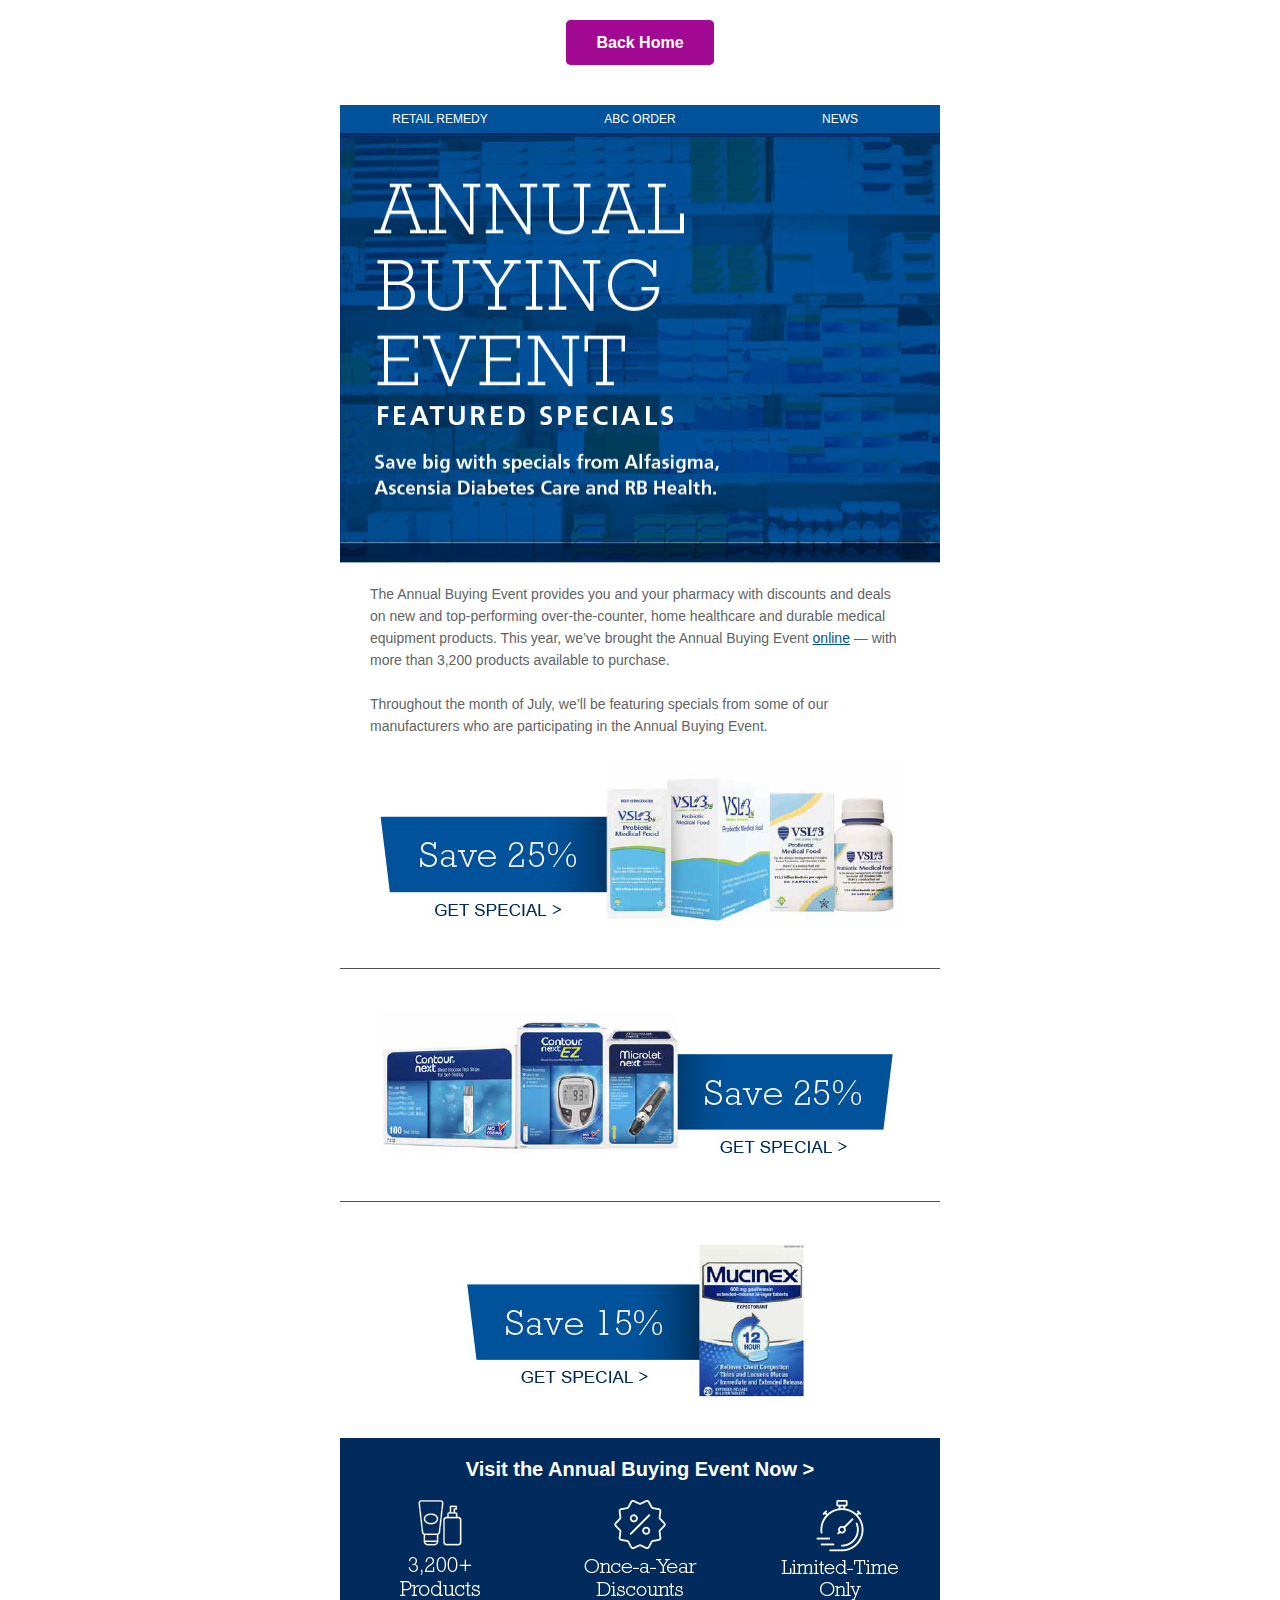
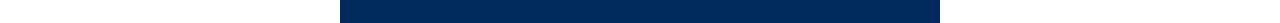
<file: emails/abc.html>
<!DOCTYPE HTML PUBLIC "-//W3C//DTD HTML 4.01 Transitional//EN" "http://www.w3.org/TR/html4/loose.dtd">
<html lang="en">
<head>
  <meta http-equiv="Content-Type" content="text/html; charset=UTF-8">
  <meta name="viewport" content="width=device-width, initial-scale=1">
  <meta http-equiv="X-UA-Compatible" content="IE=edge">
  <title>Save Big with Annual Buying Event Featured Specials</title>
<!--[if gte mso 9]>
<xml>
  <o:OfficeDocumentSettings>
    <o:AllowPNG />
    <o:PixelsPerInch>96</o:PixelsPerInch>
  </o:OfficeDocumentSettings>
</xml>
<![endif]-->
  
  <style type="text/css">

    /* CLIENT-SPECIFIC STYLES */
    body, table, td, a { -webkit-text-size-adjust: 100%; -ms-text-size-adjust: 100%; }
    table, td { mso-table-lspace: 0pt; mso-table-rspace: 0pt; }
    img { -ms-interpolation-mode: bicubic; }

    /* RESET STYLES */
    img { border: 0; outline: none; text-decoration: none; }
    table { border-collapse: collapse !important; }
    body { margin: 0 !important; padding: 0 !important; width: 100% !important; }
	
    /* iOS BLUE LINKS */
    a[x-apple-data-detectors] {color: inherit !important; text-decoration: none !important; font-size: inherit !important; font-family: inherit !important; font-weight: inherit !important; line-height: inherit !important;}

    /* ANDROID CENTER FIX */
    div[style*="margin: 16px 0;"] { margin: 0 !important; }

    /* MEDIA QUERIES */
    @media only screen and (max-width:599px){ 
      .wrapper{ width:100%!important; padding: 0 !important; }
      .container{ width:100%!important;  padding: 0 !important; }
      .img{ width:100% !important; height:auto !important; }
      .pad-side {padding-left:20px !important; padding-right:20px !important;}  
			.hide {display: none !important;}
			.mob-font {font-size: 14px !important;}
      *[class*="mobileOn"] { display: block !important; max-height:none !important; }
    }
  </style>    
</head>
<body style="margin:0; padding:0; background-color:#FFFFFF;">
  <center>
    <table width="100%" border="0" cellpadding="0" cellspacing="0" bgcolor="#FFFFFF">
      <tr>
        <td align="center" valign="top">
	<table width="600" border="0" cellspacing="0" cellpadding="0" align="center" class="wrapper">
        <tr>
          <td height="20" style="line-height:1px;font-size:1px;"> </td>
        </tr>      
<!-- // Button -->
        <tr>
          <td valign="top">
            <table border="0" cellpadding="0" cellspacing="0" align="center">
              <tr>
                <td height="45" style="text-align: center; background-color:#a30a93;font-family: myriad-pro, sans-serif; border-radius:5px;">
                <a class="msoAltFont" href="../index.html#work" target="_parent" style="mso-padding-alt:10px;mso-line-height-rule:exactly;line-height:45px;padding: 0 30px;display:block;text-decoration:none;text-align:center;font-weight:600;font-size:16px;color:#ffffff;background-color:#a30a93;border-radius:5px;">Back Home</a>
                </td>
            </tr>
          </table>
        </td>
		  </tr>
<!-- Button // -->
        <tr>
          <td height="40" style="line-height:1px;font-size:1px;"> </td>
        </tr>      
	  </table>
          
<!-- // Three column -->                  
          <table width="600" cellpadding="0" cellspacing="0" border="0" class="wrapper" bgcolor="#00529a">
			<tr>
				<td height="5" style="line-height: 1px; font-size: 1px;"></td>
			</tr>
			<tr>
				<td>
				  <table width="100%" cellpadding="0" cellspacing="0" border="0" class="wrapper" bgcolor="#00529a">
					  <tr>
						<td width="200" align="center" valign="middle" style="font-family: Arial, sans-serif; font-size:12px;line-height:18px;color:#ffffff; text-align: center;">
						<a href="#trackinglink#" target="_blank" style="text-decoration: none; color: #ffffff; text-transform: uppercase;">Retail Remedy</a>
						</td>
						<td width="200" align="center" valign="middle" style="font-family: Arial, sans-serif; font-size:12px;line-height:18px;color:#ffffff; text-align: center;">
						 <a href="#trackinglink#" target="_blank" style="text-decoration: none; color: #ffffff; text-transform: uppercase;">ABC Order</a>
						</td>
						<td width="200" align="center" valign="middle" style="font-family: Arial, sans-serif; font-size:12px;line-height:18px;color:#ffffff; text-align: center;">
						<a href="#trackinglink#" target="_blank" style="text-decoration: none; color: #ffffff; text-transform: uppercase;">News</a>
						</td>
					  </tr>
				  </table>
			    </td>
			</tr>
			<tr>
				<td height="5" style="line-height: 1px; font-size: 1px;"></td>
			</tr>			  
          </table>
<!-- Three column // --> 
<!-- // One column -->        
          <table width="600" cellpadding="0" cellspacing="0" border="0" class="wrapper">
            <tr>
              <td align="center" valign="top">
                <table width="100%" cellpadding="0" cellspacing="0" border="0" class="container">
                  <tr>
                      <td align="center">
                      <img src="images/20-ABC-002-topbanner.jpg" width="600" height="430" alt="Annual buying event - featured specials. Save big with specials from Alfasigma, Ascensia Diabetes Care and RB Health." class="img" style="display:block;" border="0">
                      </td>
                  </tr>
                </table>
              </td>
            </tr>
          </table>
<!-- One column // -->  
<!-- // One column -->        
          <table width="600" cellpadding="0" cellspacing="0" border="0" class="wrapper">
            <tr>
              <td height="20" style="font-size:1px; line-height:1px;">&nbsp;</td>
            </tr>
            <tr>
              <td align="center" valign="top">
                <table width="100%" cellpadding="0" cellspacing="0" border="0" class="container">
                  <tr>
										<td style="font-family: Arial, sans-serif; font-size:14px;line-height:22px;color:#626366; text-align: left; padding-left: 30px; padding-right: 30px;">
										The Annual Buying Event provides you and your pharmacy with discounts and deals on new and top-performing over-the-counter, home healthcare and durable medical equipment products. This year, we&rsquo;ve brought the Annual Buying Event <a href="#trackinglink#" target="_blank" style="color: #00529A;">online</a> &mdash; with more than 3,200 products available to purchase.<br><br>
										Throughout the month of July, we&rsquo;ll be featuring specials from some of our manufacturers who are participating in the Annual Buying Event.
                    </td>
                  </tr>
                </table>
              </td>
            </tr>
            <tr>
              <td height="20" style="font-size:1px; line-height:1px;">&nbsp;</td>
            </tr>
          </table>
<!-- One column // --> 
<!-- // One column -->        
          <table width="600" cellpadding="0" cellspacing="0" border="0" class="wrapper">
            <tr>
              <td align="center" valign="top">
                <table width="100%" cellpadding="0" cellspacing="0" border="0" class="container">
                  <tr>
                      <td align="center">
                      <a href="#trackinglink#" target="_blank"><img src="images/20-ABC-002-product1.jpg" width="600" height="171" alt="Save 25%" class="img" style="display:block;" border="0"></a>
                      </td>
                  </tr>
                </table>
              </td>
            </tr>
            <tr>
              <td height="40" style="font-size:1px; line-height:1px; border-bottom: 1px solid #525252;">&nbsp;</td>
            </tr>
            <tr>
              <td height="40" style="font-size:1px; line-height:1px;">&nbsp;</td>
            </tr>
          </table>
<!-- One column // --> 
<!-- // One column -->        
          <table width="600" cellpadding="0" cellspacing="0" border="0" class="wrapper">
            <tr>
              <td align="center" valign="top">
                <table width="100%" cellpadding="0" cellspacing="0" border="0" class="container">
                  <tr>
                      <td align="center">
                      <a href="#trackinglink#" target="_blank"><img src="images/20-ABC-002-product2.jpg" width="600" height="152" alt="Save 25%" class="img" style="display:block;" border="0"></a>
                      </td>
                  </tr>
                </table>
              </td>
            </tr>
            <tr>
              <td height="40" style="font-size:1px; line-height:1px; border-bottom: 1px solid #525252;">&nbsp;</td>
            </tr>
            <tr>
              <td height="40" style="font-size:1px; line-height:1px;">&nbsp;</td>
            </tr>
          </table>
<!-- One column // --> 
<!-- // One column -->        
          <table width="600" cellpadding="0" cellspacing="0" border="0" class="wrapper" bgcolor="#FFFFFF">
            <tr>
              <td align="center" valign="top">
                <table width="100%" cellpadding="0" cellspacing="0" border="0" class="container">
                  <tr>
                      <td align="center">
                      <a href="#trackinglink#" target="_blank"><img src="images/20-ABC-002-product3.jpg" width="600" height="156" alt="Save 15%" class="img" style="display:block;" border="0"></a>
                      </td>
                  </tr>
                </table>
              </td>
            </tr>
            <tr>
              <td height="40" style="font-size:1px; line-height:1px;">&nbsp;</td>
            </tr>
          </table>
<!-- One column // --> 

<!-- // Three column -->                  
          <table width="600" cellpadding="0" cellspacing="0" border="0" class="wrapper" bgcolor="#002b5c">
            <tr>
              <td height="20" style="font-size:1px; line-height:1px;">&nbsp;</td>
            </tr>
						<tr>
							<td style="font-family: Arial, sans-serif; font-size:20px;font-weight: 600; line-height:22px;color:#ffffff; text-align: center;" class="mob-font">
							<a href="#trackinglink#" target="_blank" style="color: #ffffff; text-decoration: none;">Visit the Annual Buying Event Now &gt;</a>
							</td>
						</tr>
            <tr>
              <td height="20" style="font-size:1px; line-height:1px;">&nbsp;</td>
            </tr>
            <tr>
              <td align="center" valign="top" class="pad-side">
                <table width="100%" cellpadding="0" cellspacing="0" border="0" class="container">
                  <tr>
                    <td width="396" align="left" valign="middle">
										<table width="100%" cellpadding="0" cellspacing="0" border="0" class="container">
											<tr>
											<td width="198" align="center" valign="middle">
											 <img src="images/20-ABC-001-3200-products.png" width="171" height="103" alt="Over 3,200 Products" class="img" style="display:block;" border="0">
											</td>
											<td width="198" align="center" valign="middle">
											<img src="images/20-ABC-001-discounts.png" width="171" height="103" alt="Enroll in Hot Price" class="img" style="display:block;" border="0">
											</td>
											</tr>
										</table>
                    </td>
                    <td width="198" align="center" valign="middle" >
                    <img src="images/20-ABC-001-limited-time.png" width="171" height="103" alt="Visit WeAreGNP.com" class="img" style="display:block;" border="0">
                    </td>
                  </tr>
                </table>
              </td>
            </tr>
            <tr>
              <td height="20" style="font-size:1px; line-height:1px;">&nbsp;</td>
            </tr>
          </table>
<!-- Three column // --> 
        </td>
      </tr>
    </table>
  </center>
</body>
</html>
</file>
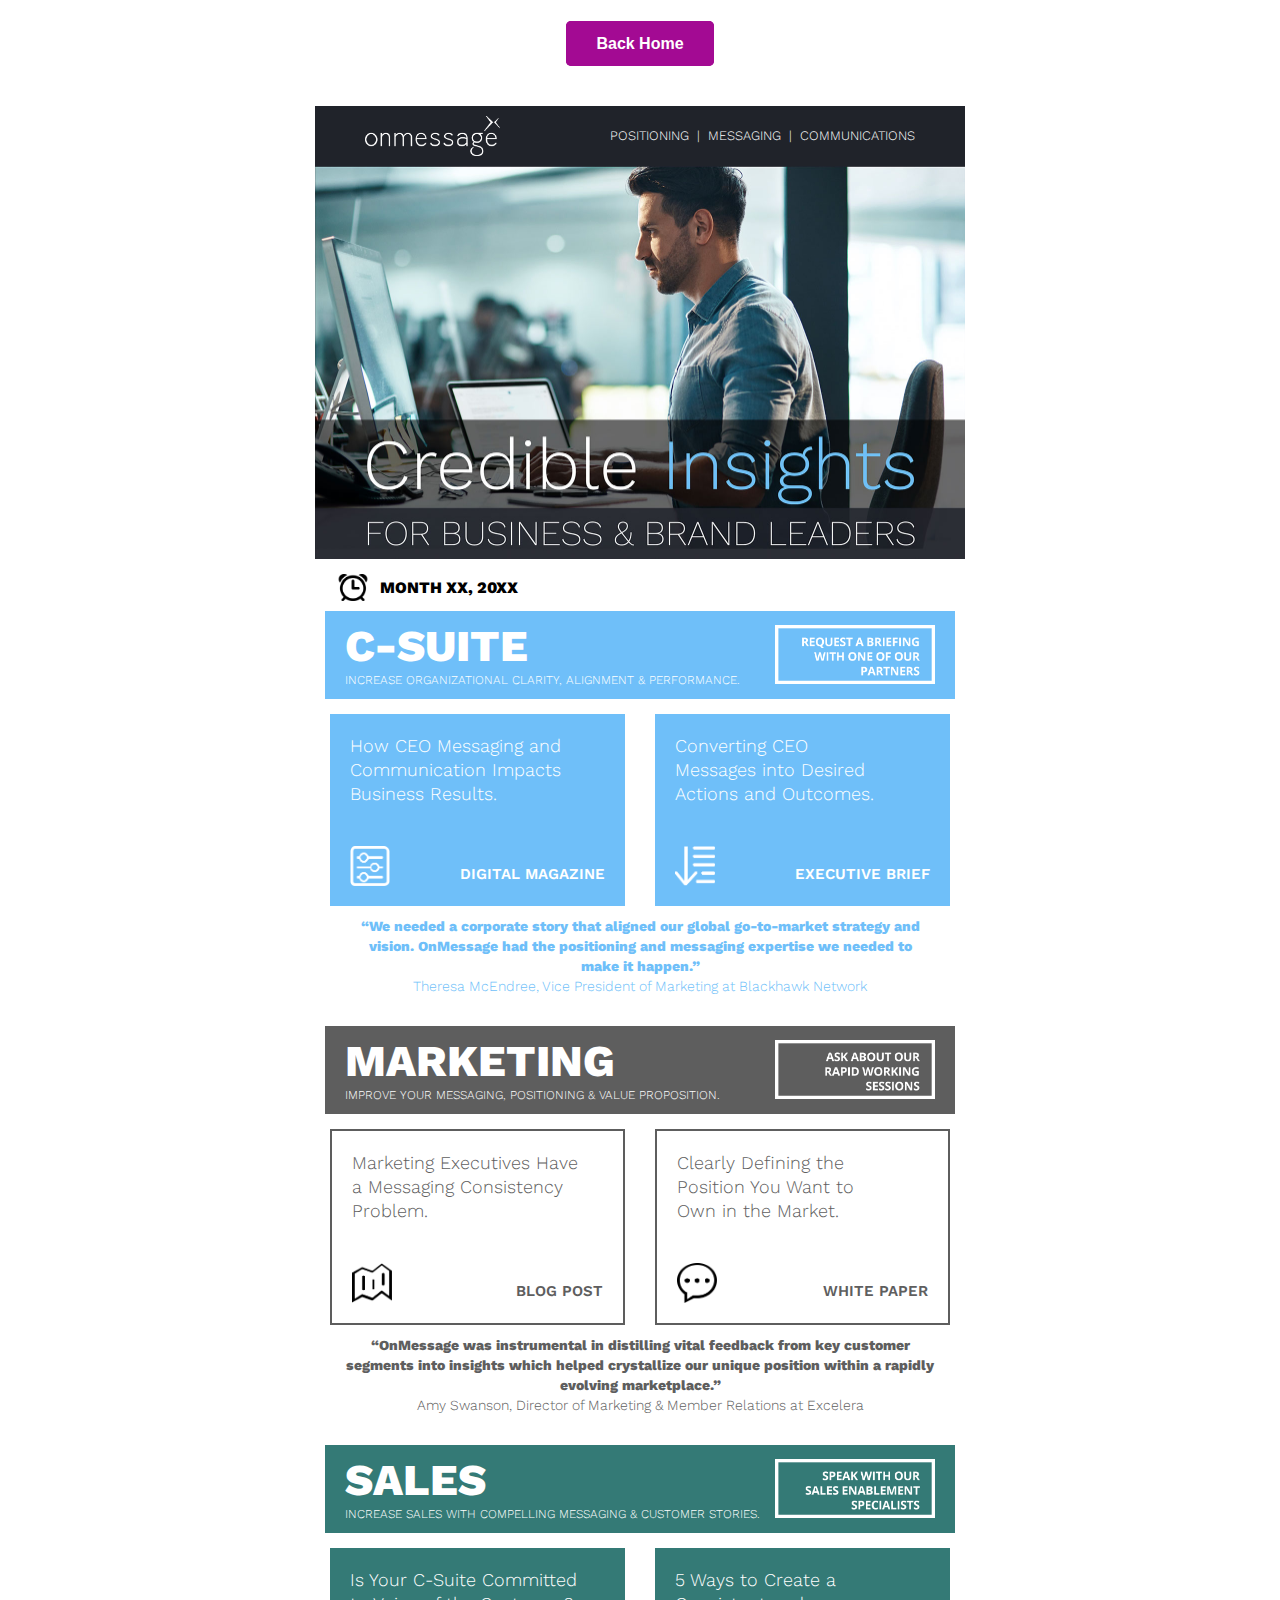
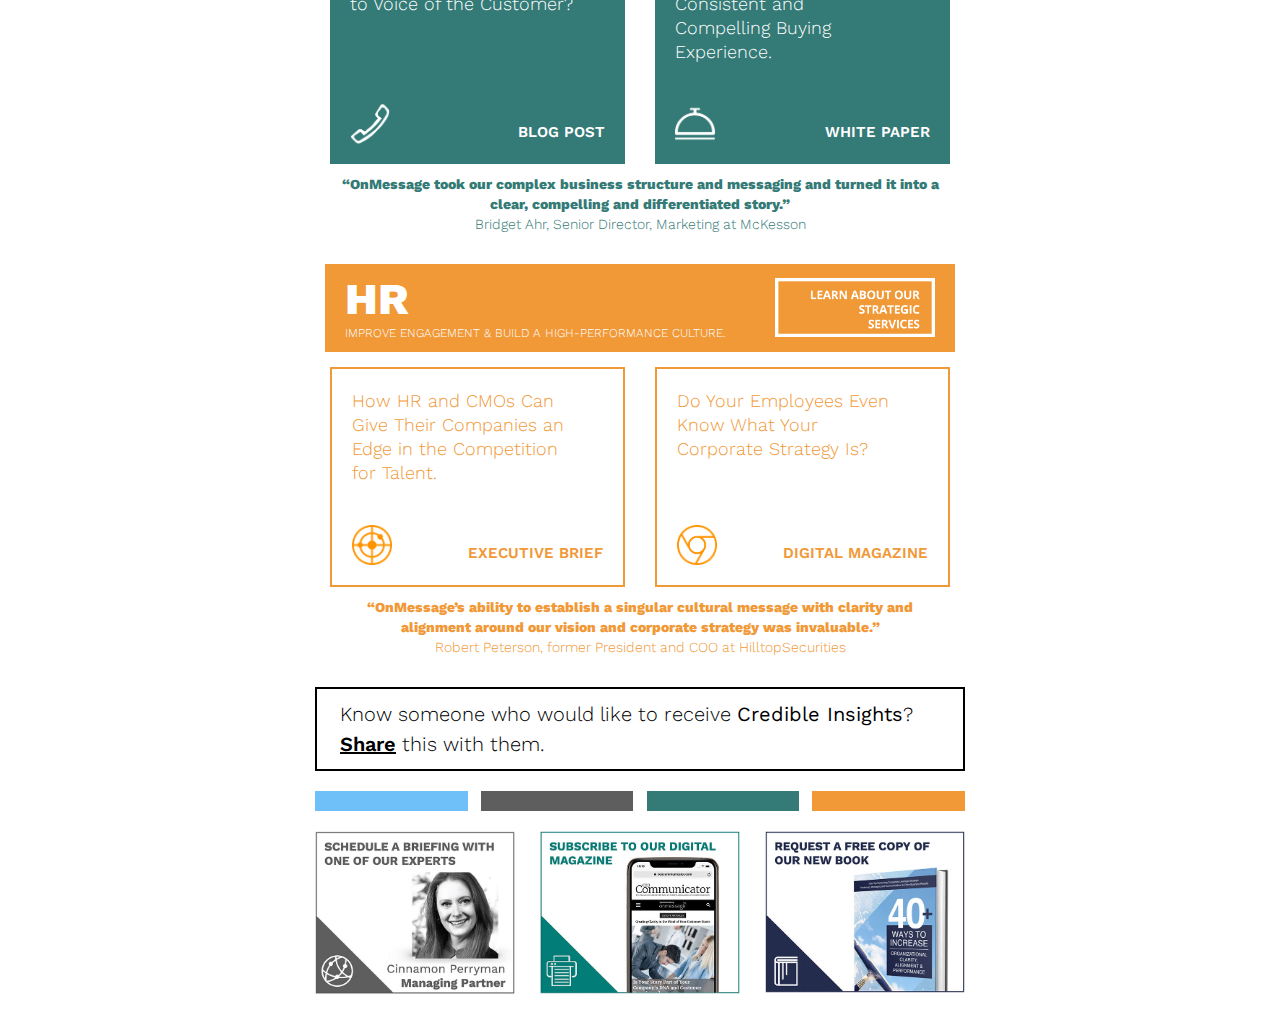
<file: emails/credible-insights.html>
<!DOCTYPE HTML PUBLIC "-//W3C//DTD HTML 4.01 Transitional//EN" "http://www.w3.org/TR/html4/loose.dtd">
<html lang="en">
<head>
  <meta http-equiv="Content-Type" content="text/html; charset=UTF-8">
  <meta name="viewport" content="width=device-width, initial-scale=1">
  <meta http-equiv="X-UA-Compatible" content="IE=edge">
  <title>Here are your Credible Insights for DATE</title>
<!--<![endif]-->
<!--[if (gte mso 9)|(IE)]>
      <xml>
        <o:OfficeDocumentSettings>
          <o:AllowPNG/>
          <o:PixelsPerInch>96</o:PixelsPerInch>
        </o:OfficeDocumentSettings>
      </xml>
      <![endif]-->
      <!--[if (gte mso 9)|(IE)]>
  <style type="text/css">
    body {width: 650px;margin: 0 auto;}
    table {border-collapse: collapse;}
    table, td {mso-table-lspace: 0pt;mso-table-rspace: 0pt;}
    img {-ms-interpolation-mode: bicubic;}
		body, table, td, a  {font-family: Arial, Helvetica, sans-serif !important;}		
  </style>
<![endif]-->
<link href="https://fonts.googleapis.com/css?family=Work+Sans:300,400,600,700,800" rel="stylesheet">

  <style type="text/css">

    /* CLIENT-SPECIFIC STYLES */
    body, table, td, a { -webkit-text-size-adjust: 100%; -ms-text-size-adjust: 100%; }
    table, td { mso-table-lspace: 0pt; mso-table-rspace: 0pt; }
    img { -ms-interpolation-mode: bicubic; }

    /* RESET STYLES */
    img { border: 0; outline: none; text-decoration: none; }
    table { border-collapse: collapse !important; }
    body { margin: 0 !important; padding: 0 !important; width: 100% !important;}
    p, td, a {font-family: inherit;}
    body {font-family: 'Work Sans', sans-serif;}
    body a {text-decoration: none;}
		.hide_desktop {display: none !important;}  

    /* iOS BLUE LINKS */
    a[x-apple-data-detectors] {color: inherit !important; text-decoration: none !important; font-size: inherit !important; font-family: inherit !important; font-weight: inherit !important; line-height: inherit !important;}

    /* ANDROID CENTER FIX */
    div[style*="margin: 16px 0;"] { margin: 0 !important; }

    /* MEDIA QUERIES */
    @media only screen and (max-width:649px){ 
      .wrapper{ width:100%!important; padding: 0 !important; }
      .container{ width:100%!important; padding: 0 !important; }
      .img{ width:100% !important; height:auto !important; }
      .center { text-align: center !important; margin: 0 auto; }
			.column-left {width: 60% !important;}
			.column-right {width: 40% !important;}
			.pad-side {padding-left: 15px !important; padding-right: 15px !important;}
			.pad-right {padding-right: 10px !important;}
			.pad-left {padding-left: 10px !important}
      .pad-bottom {padding-bottom:10px !important;}  
      .hide {display: none !important;}
		  .hide_desktop {display: table !important; float: none !important; width: 100% !important; overflow: visible !important; height: auto !important;} 				
			.mob-font-title {font-size: 26px !important; line-height: 30px !important;}
			.mob-font-share {font-size: 14px !important; line-height: 20px !important;}			
			.mob-font-body {font-size: 9px !important; line-height: 13px !important; font-weight: 400 !important;}
      *[class="mobileOff"] { width: 0px !important; display: none !important; }
      *[class*="mobileOn"] { display: block !important; max-height:none !important; }
    }
  </style>    
</head>
<body style="margin:0; padding:0; background-color:#ffffff;">
<!-- // Preheader Text -->
    <div style="display:none;font-size:1px;line-height:1px;max-height:0px;max-width:0px;opacity:0;overflow:hidden;color:#ffffff;">
    Don’t miss your exclusive insights for the week of DATE ...</div>
<!-- Preheader Text // -->

  <span style="display: block; width: 650px !important; max-width: 650px; height: 1px" class="mobileOff"></span>
  <center>
    <table width="100%" border="0" cellpadding="0" cellspacing="0" bgcolor="#ffffff">
      <tr>
        <td align="center" valign="top">
     <table width="650" border="0" align="center" cellpadding="0" cellspacing="0" class="wrapper">
        <tr>
          <td height="20" style="line-height:1px;font-size:1px;"> </td>
        </tr>      
<!-- // Button -->
        <tr>
          <td valign="top" width="100%">
            <table border="0" cellpadding="0" cellspacing="0" align="center">
              <tr>
                <td height="45" style="text-align: center; background-color:#a30a93;font-family: myriad-pro, sans-serif; border-radius:5px;">
                <a class="msoAltFont" href="../index.html#work" target="_parent" style="mso-padding-alt:10px;mso-line-height-rule:exactly;line-height:45px;padding: 0 30px;display:block;text-decoration:none;text-align:center;font-weight:600;font-size:16px;color:#ffffff;background-color:#a30a93;border-radius:5px;">Back Home</a>
                </td>
            </tr>
          </table>
        </td>
		  </tr>
<!-- Button // -->

        <tr>
          <td height="40" style="line-height:1px;font-size:1px;"> </td>
        </tr>      
      </table>
          
<!-- // Two column -->                  
          <table width="650" cellpadding="0" cellspacing="0" border="0" class="wrapper" bgcolor="#20232a">
						<tr>
							<td height="10" style="font-size:10px; line-height:10px;">&nbsp;</td>
						</tr>
            <tr>
              <td align="center" valign="top">
                <table width="550" cellpadding="0" cellspacing="0" border="0" align="center" class="container">
                  <tr>
                    <td width="135" align="center" valign="middle" class="pad-left">
										<table width="100%" cellpadding="0" cellspacing="0" border="0" align="center" class="container">
                  		<tr>
												<td align="center">
												<a href="#trackinglink#" target="_blank"><img src="images/onmessagelogo-white.png" width="135" alt="OnMessage" style="display:block;" border="0"></a>
												</td>
											</tr>
										</table>
                    </td>
                    <td width="415" align="center" valign="middle">
										<table width="100%" cellpadding="0" cellspacing="0" border="0" align="center" class="container">
											<tr>
												<td valign="top" style="font-family: inherit, sans-serif; font-size:13px;line-height:21px;font-weight:300;color:#ffffff; text-align: right;" class="hide">
												POSITIONING &nbsp;|&nbsp; MESSAGING &nbsp;|&nbsp; COMMUNICATIONS
												</td>
											</tr>
						<!-- // Mobile Show --> 
						<!--[if !mso 9]><!-->
											<tr>
												 <td height="0" valign="top" class="pad-right"><div class="hide_desktop" style="display:none;width:0;overflow:hidden;max-height:0!important;text-align: right; font-family: inherit, sans-serif; font-size: 13px; font-weight: 300; mso-height-rule: exactly; line-height: 18px; color: #ffffff;">
												 POSITIONING<br>MESSAGING<br>COMMUNICATIONS
												</div>
												</td>
											</tr>
						<!--<![endif]--> 
						<!-- Mobile Show // -->							
										</table>
                    </td>
                  </tr>
                </table>
              </td>
            </tr>
						<tr>
							<td height="10" style="font-size:10px; line-height:10px;">&nbsp;</td>
						</tr>
          </table>
<!-- Two column // -->   

<!-- // One column -->        
          <table width="650" cellpadding="0" cellspacing="0" border="0" class="wrapper" bgcolor="#FFFFFF">
            <tr>
              <td align="center" valign="top">
                <table width="100%" cellpadding="0" cellspacing="0" border="0" class="container">
                  <tr>
                      <td align="center">
                      <img src="images/20-NEW-004-credible-insights-banner.jpg" width="650" alt="Credible Insights - For Business & Brand Leaders" class="img" style="display:block;" border="0">
                      </td>
                  </tr>
                </table>
              </td>
            </tr>
            <tr>
              <td height="10" style="font-size:10px; line-height:10px;">&nbsp;</td>
            </tr>
          </table>
<!-- One column // --> 
<!-- // Two column -->                  
          <table width="650" cellpadding="0" cellspacing="0" border="0" class="wrapper">
						<tr>
							<td height="5" style="font-size:0px; line-height:0px;">&nbsp;</td>
						</tr>
            <tr>
              <td align="center" valign="middle" class="pad-side">
                <table width="630" cellpadding="0" cellspacing="0" border="0" align="center" class="container">
                  <tr>
                    <td width="55" align="center" valign="middle">
										<table width="100%" cellpadding="0" cellspacing="0" border="0" align="center" class="container">
                  		<tr>
												<td align="center">
												<img src="images/20-NEW-clock-icon.png" width="32" alt="Clock" style="display:block;" border="0">
												</td>
											</tr>
										</table>
                    </td>
                    <td width="300" valign="middle" align="left">
										<table width="100%" cellpadding="0" cellspacing="0" border="0" align="center" class="container">
											<tr>
												<td valign="middle" style="font-family: inherit, sans-serif; font-size:16px;line-height:21px;font-weight:800;color:#000000;text-transform: uppercase;">
												Month XX, 20XX
												</td>
											</tr>
										</table>
                    </td>
										<td width="275" class="hide">&nbsp;</td>
                  </tr>
                </table>
              </td>
            </tr>
						<tr>
							<td height="10" style="font-size:0px; line-height:0px;">&nbsp;</td>
						</tr>
          </table>
<!-- Two column // -->   
<!-- // Two column -->                  
          <table width="650" cellpadding="0" cellspacing="0" border="0" class="wrapper">
            <tr>
              <td align="center" valign="middle" class="pad-side">
                <table width="630" cellpadding="0" cellspacing="0" border="0" align="center" class="container">
									<tr>
										<td align="center" valign="middle" bgcolor="#6fbff9">
											<table width="100%" cellpadding="0" cellspacing="0" border="0" align="center" class="container">
												<tr>
													<td height="10" style="font-size:0px; line-height:0px;">&nbsp;</td>
												</tr>
												<tr>
													<td width="70%" align="center" valign="middle" class="column-left">
													<table width="100%" cellpadding="0" cellspacing="0" border="0" align="center" class="container">
														<tr>
															<td style="padding: 0 0 0 20px;" class="pad-left">
															<table width="100%" cellpadding="0" cellspacing="0" border="0" align="center" class="container">
																<tr>
																	<td valign="top" style="font-family: inherit, sans-serif; font-size:44px; line-height:50px; font-weight:800; color:#ffffff;text-transform: uppercase;" class="mob-font-title">
																	C-SUITE
																	</td>
																</tr>
																<tr>
																	<td valign="top" style="font-family: inherit, sans-serif; font-size:12px; line-height:18px; font-weight:300; color:#ffffff;text-transform: uppercase;" class="mob-font-body">
																	INCREASE ORGANIZATIONAL CLARITY, ALIGNMENT &amp; PERFORMANCE.
																	</td>
																</tr>
															</table>
															</td>
														</tr>
													</table>
													</td>
													<td width="30%" valign="middle" class="column-right">
													<table width="100%" cellpadding="0" cellspacing="0" border="0" align="center" class="container">
														<tr>
															<td style="padding: 0 20px 0 0;" class="pad-right pad-left">
															<table width="100%" cellpadding="0" cellspacing="0" border="0" align="center" class="container">
																<tr>
																	<td align="right">
																	<a href="#trackinglink#" target="_blank"><img src="images/20-NEW-004-request-a-briefing-btn-v3.png" width="160" alt="OnMessage" style="display:block;" border="0" class="img"></a>
																	</td>
																</tr>
																<tr>
																	<td valign="middle" style="font-family: inherit, sans-serif; font-size:16px;line-height:21px;font-weight:800;color:#000000;" class="center">
																	</td>
																</tr>
															</table>
															</td>
														</tr>
													</table>
													</td>
												</tr>
												<tr>
													<td height="10" style="font-size:0px; line-height:0px;">&nbsp;</td>
												</tr>
											</table>
											</td>
										</tr>
                </table>
              </td>
            </tr>
						<tr>
							<td height="15" style="font-size:0px; line-height:0px;">&nbsp;</td>
						</tr>
          </table>
<!-- Two column // -->  

<!-- // Two column -->                  
					<table width="630" cellpadding="0" cellspacing="0" border="0" class="wrapper" bgcolor="#FFFFFF">
						<tr>
							<td align="left" valign="top" class="container pad-side ">
							<table width="305" cellspacing="0" cellpadding="0" align="left"  border="0" class="wrapper">
								<tr>
									<td class="pad-bottom">
									<table width="295" cellspacing="0" cellpadding="0" align="center"  border="0" class="wrapper" bgcolor="#6fbff9">
										<tr>
											<td height="20" style="font-size:0px; line-height:0px;">&nbsp;</td>
										</tr>
										<tr>
											<td align="center" valign="top" style="font-family: inherit, sans-serif; font-size:18px;line-height:24px;font-weight:300;color:#ffffff; text-align: left; padding: 0 20px;">
											<a href="#trackinglink#" target="_blank" style="color: #ffffff; text-decoration: none;">How CEO Messaging and<br>Communication Impacts<br>Business Results.</a>
											</td>
										</tr>	
										<tr>
											<td height="40" style="font-size:0px; line-height:0px;">&nbsp;</td>
										</tr>
										<tr>
											<td style="padding: 0 20px;">
											<table width="100%" cellpadding="0" cellspacing="0" border="0" align="center" class="container">
												<tr>
													<td>
													<img src="images/20-NEW-005-may-4-1.png" width="40" alt="Map" border="0">
													</td>
													<td align="center" valign="bottom" style="font-family: inherit, sans-serif; font-size:15px;line-height:24px;font-weight:600;color:#ffffff; text-align: right; text-transform: uppercase;">
													<a href="#trackinglink#" target="_blank" style="color: #ffffff; text-decoration: none;">Digital Magazine</a>
													</td>
												</tr>
											</table>
											</td>
										</tr>
										<tr>
											<td height="20" style="font-size:0px; line-height:0px;">&nbsp;</td>
										</tr>	
									</table>
									</td>
								</tr>
							</table>

							<table width="305" cellspacing="0" cellpadding="0" align="right"  border="0" class="wrapper">
								<tr>
									<td>
									<table width="295" cellspacing="0" cellpadding="0" align="center"  border="0" class="wrapper" bgcolor="#6fbff9">
										<tr>
											<td height="20" style="font-size:0px; line-height:0px;">&nbsp;</td>
										</tr>
										<tr>
											<td align="center" valign="top" style="font-family: inherit, sans-serif; font-size:18px;line-height:24px;font-weight:300;color:#ffffff; text-align: left; padding: 0 20px;">
											<a href="#trackinglink#" target="_blank" style="color: #ffffff; text-decoration: none;">Converting CEO<br>Messages into Desired<br>Actions and Outcomes.</a>
											</td>
										</tr>	
										<tr>
											<td height="40" style="font-size:0px; line-height:0px;">&nbsp;</td>
										</tr>
										<tr>
											<td style="padding: 0 20px;">
											<table width="100%" cellpadding="0" cellspacing="0" border="0" align="center" class="container">
												<tr>
													<td>
													<img src="images/20-NEW-005-may-4-2.png" width="40" alt="Microphone" border="0">
													</td>
													<td align="center" valign="bottom" style="font-family: inherit, sans-serif; font-size:15px;line-height:24px;font-weight:600;color:#ffffff; text-align: right; text-transform: uppercase;">
													<a href="#trackinglink#" target="_blank" style="color: #ffffff; text-decoration: none;">EXECUTIVE BRIEF</a>
													</td>
												</tr>
											</table>
											</td>
										</tr>
										<tr>
											<td height="20" style="font-size:0px; line-height:0px;">&nbsp;</td>
										</tr>													
									</table>
									</td>
								</tr>
							</table>
							</td>
						</tr>
					</table>
<!-- Two column // -->  

<!-- // One column -->        
          <table width="650" cellpadding="0" cellspacing="0" border="0" class="wrapper" bgcolor="#FFFFFF">
            <tr>
              <td height="10" style="font-size:0px; line-height:0px;">&nbsp;</td>
            </tr>
            <tr>
              <td align="center" valign="top" class="pad-side">
                <table width="570" cellpadding="0" cellspacing="0" border="0" class="container">
                  <tr>
                    <td align="center" valign="top" style="font-family: inherit, sans-serif; font-size:14px;line-height:20px;font-weight:800;color:#6fbff9; text-align: center;">
                    &ldquo;We needed a corporate story that aligned our global go-to-market strategy and vision. OnMessage had the positioning and messaging expertise we needed to make it happen.&rdquo;<br>
										<span style="font-size: 14px; font-weight: 300;">Theresa McEndree, Vice President of Marketing at Blackhawk Network</span>
										</td>
                  </tr>
									<tr>
										<td height="30" style="font-size:0px; line-height:0px;">&nbsp;</td>
									</tr>
                </table>
              </td>
            </tr>
          </table>
<!-- One column // --> 

<!-- // Two column -->                  
          <table width="650" cellpadding="0" cellspacing="0" border="0" class="wrapper">
            <tr>
              <td align="center" valign="middle" class="pad-side">
                <table width="630" cellpadding="0" cellspacing="0" border="0" align="center" class="container">
									<tr>
										<td align="center" valign="middle" bgcolor="#5e5e5e">
											<table width="100%" cellpadding="0" cellspacing="0" border="0" align="center" class="container">
												<tr>
													<td height="10" style="font-size:0px; line-height:0px;">&nbsp;</td>
												</tr>
												<tr>
													<td width="70%" align="center" valign="middle" class="column-left">
													<table width="100%" cellpadding="0" cellspacing="0" border="0" align="center" class="container">
														<tr>
															<td style="padding: 0 0 0 20px;" class="pad-left">
															<table width="100%" cellpadding="0" cellspacing="0" border="0" align="center" class="container">
																<tr>
																	<td valign="top" style="font-family: inherit, sans-serif; font-size:44px; line-height:50px; font-weight:800; color:#ffffff;text-transform: uppercase;" class="mob-font-title">
																	MARKETING
																	</td>
																</tr>
																<tr>
																	<td valign="top" style="font-family: inherit, sans-serif; font-size:12px; line-height:18px; font-weight:300; color:#ffffff;text-transform: uppercase;" class="mob-font-body">
																	IMPROVE YOUR MESSAGING, POSITIONING &amp; VALUE PROPOSITION.
																	</td>
																</tr>
															</table>
															</td>
														</tr>
													</table>
													</td>
													<td width="30%" valign="middle" class="column-right">
													<table width="100%" cellpadding="0" cellspacing="0" border="0" align="center" class="container">
														<tr>
															<td style="padding: 0 20px 0 0;" class="pad-right pad-left">
															<table width="100%" cellpadding="0" cellspacing="0" border="0" align="center" class="container">
																<tr>
																	<td align="right">
																	<a href="#trackinglink#" target="_blank"><img src="images/20-NEW-004-rapid-working-sessions-btn-v4.png" width="160" alt="OnMessage" style="display:block;" border="0" class="img"></a>
																	</td>
																</tr>
																<tr>
																	<td valign="middle" style="font-family: inherit, sans-serif; font-size:16px;line-height:21px;font-weight:800;color:#000000;" class="center">
																	</td>
																</tr>
															</table>
															</td>
														</tr>
													</table>
													</td>
												</tr>
												<tr>
													<td height="10" style="font-size:0px; line-height:0px;">&nbsp;</td>
												</tr>
											</table>
											</td>
										</tr>
                </table>
              </td>
            </tr>
						<tr>
							<td height="15" style="font-size:0px; line-height:0px;">&nbsp;</td>
						</tr>
          </table>
<!-- Two column // -->  

<!-- // Two column -->                  
					<table width="630" cellpadding="0" cellspacing="0" border="0" class="wrapper" bgcolor="#FFFFFF">
						<tr>
							<td align="left" valign="top" class="container pad-side ">
							<table width="305" cellspacing="0" cellpadding="0" align="left"  border="0" class="wrapper">
								<tr>
									<td class="pad-bottom">
									<table width="295" cellspacing="0" cellpadding="0" align="center"  border="0" class="wrapper" bgcolor="#ffffff" style="border: 2px solid #5d5d5d;">
										<tr>
											<td height="20" style="font-size:0px; line-height:0px;">&nbsp;</td>
										</tr>
										<tr>
											<td align="center" valign="top" style="font-family: inherit, sans-serif; font-size:18px;line-height:24px;font-weight:300;color:#5e5e5e; text-align: left; padding: 0 20px;">
											<a href="#trackinglink#" target="_blank" style="color: #5e5e5e; text-decoration: none;">Marketing Executives Have<br>a Messaging Consistency<br>Problem.</a>
											</td>
										</tr>	
										<tr>
											<td height="40" style="font-size:0px; line-height:0px;">&nbsp;</td>
										</tr>
										<tr>
											<td style="padding: 0 20px;">
											<table width="100%" cellpadding="0" cellspacing="0" border="0" align="center" class="container">
												<tr>
													<td>
													<img src="images/20-NEW-005-may-4-3.png" width="40" alt="Money" border="0">
													</td>
													<td align="center" valign="bottom" style="font-family: inherit, sans-serif; font-size:15px;line-height:24px;font-weight:600;color:#5e5e5e; text-align: right; text-transform: uppercase;">
													<a href="#trackinglink#" target="_blank" style="color: #5e5e5e; text-decoration: none;">Blog Post</a>
													</td>
												</tr>
											</table>
											</td>
										</tr>
										<tr>
											<td height="20" style="font-size:0px; line-height:0px;">&nbsp;</td>
										</tr>	
									</table>
									</td>
								</tr>
							</table>

							<table width="305" cellspacing="0" cellpadding="0" align="right"  border="0" class="wrapper">
								<tr>
									<td>
									<table width="295" cellspacing="0" cellpadding="0" align="center"  border="0" class="wrapper" bgcolor="#ffffff" style="border: 2px solid #5e5e5e;">
										<tr>
											<td height="20" style="font-size:0px; line-height:0px;">&nbsp;</td>
										</tr>
										<tr>
											<td align="center" valign="top" style="font-family: inherit, sans-serif; font-size:18px;line-height:24px;font-weight:300;color:#5e5e5e; text-align: left; padding: 0 20px;">
											<a href="#trackinglink#" target="_blank" style="color: #5e5e5e; text-decoration: none;">Clearly Defining the<br>Position You Want to<br>Own in the Market.</a>
											</td>
										</tr>	
										<tr>
											<td height="40" style="font-size:0px; line-height:0px;">&nbsp;</td>
										</tr>
										<tr>
											<td style="padding: 0 20px;">
											<table width="100%" cellpadding="0" cellspacing="0" border="0" align="center" class="container">
												<tr>
													<td>
													<img src="images/20-NEW-005-may-4-4.png" width="40" alt="Inbox" border="0">
													</td>
													<td align="center" valign="bottom" style="font-family: inherit, sans-serif; font-size:15px;line-height:24px;font-weight:600;color:#5e5e5e; text-align: right; text-transform: uppercase;">
													<a href="#trackinglink#" target="_blank" style="color: #5e5e5e; text-decoration: none;">White Paper</a>
													</td>
												</tr>
											</table>
											</td>
										</tr>
										<tr>
											<td height="20" style="font-size:0px; line-height:0px;">&nbsp;</td>
										</tr>													
									</table>
									</td>
								</tr>
							</table>
							</td>
						</tr>
					</table>
<!-- Two column // -->  

<!-- // One column -->        
          <table width="650" cellpadding="0" cellspacing="0" border="0" class="wrapper" bgcolor="#FFFFFF">
            <tr>
              <td height="10" style="font-size:0px; line-height:0px;">&nbsp;</td>
            </tr>
            <tr>
              <td align="center" valign="top" class="pad-side">
                <table width="600" cellpadding="0" cellspacing="0" border="0" class="container">
                  <tr>
                    <td align="center" valign="top" style="font-family: inherit, sans-serif; font-size:14px;line-height:20px;font-weight:800;color:#5e5e5e; text-align: center;">
                    &ldquo;OnMessage was instrumental in distilling vital feedback from key customer segments into insights which helped crystallize our unique position within a rapidly evolving marketplace.&rdquo;<br>
										<span style="font-size: 14px; font-weight: 300;">Amy Swanson, Director of Marketing &amp; Member Relations at Excelera</span>
										</td>
                  </tr>
									<tr>
										<td height="30" style="font-size:0px; line-height:0px;">&nbsp;</td>
									</tr>
                </table>
              </td>
            </tr>
          </table>
<!-- One column // --> 
<!-- // Two column -->                  
          <table width="650" cellpadding="0" cellspacing="0" border="0" class="wrapper">
            <tr>
              <td align="center" valign="middle" class="pad-side">
                <table width="630" cellpadding="0" cellspacing="0" border="0" align="center" class="container">
									<tr>
										<td align="center" valign="middle" bgcolor="#347a76">
											<table width="100%" cellpadding="0" cellspacing="0" border="0" align="center" class="container">
												<tr>
													<td height="10" style="font-size:0px; line-height:0px;">&nbsp;</td>
												</tr>
												<tr>
													<td width="70%" align="center" valign="middle" class="column-left">
													<table width="100%" cellpadding="0" cellspacing="0" border="0" align="center" class="container">
														<tr>
															<td style="padding: 0 0 0 20px;" class="pad-left">
															<table width="100%" cellpadding="0" cellspacing="0" border="0" align="center" class="container">
																<tr>
																	<td valign="top" style="font-family: inherit, sans-serif; font-size:44px; line-height:50px; font-weight:800; color:#ffffff;text-transform: uppercase;" class="mob-font-title">
																	Sales
																	</td>
																</tr>
																<tr>
																	<td valign="top" style="font-family: inherit, sans-serif; font-size:12px; line-height:18px; font-weight:300; color:#ffffff;text-transform: uppercase;" class="mob-font-body">
																	INCREASE SALES WITH COMPELLING MESSAGING &amp; CUSTOMER STORIES.
																	</td>
																</tr>
															</table>
															</td>
														</tr>
													</table>
													</td>
													<td width="30%" valign="middle" class="column-right">
													<table width="100%" cellpadding="0" cellspacing="0" border="0" align="center" class="container">
														<tr>
															<td style="padding: 0 20px 0 0;" class="pad-right pad-left">
															<table width="100%" cellpadding="0" cellspacing="0" border="0" align="center" class="container">
																<tr>
																	<td align="right">
																	<a href="#trackinglink#" target="_blank"><img src="images/20-NEW-004-speak-with-us-btn-v3.png" width="160" alt="OnMessage" style="display:block;" border="0" class="img"></a>
																	</td>
																</tr>
																<tr>
																	<td valign="middle" style="font-family: inherit, sans-serif; font-size:16px;line-height:21px;font-weight:800;color:#000000;" class="center">
																	</td>
																</tr>
															</table>
															</td>
														</tr>
													</table>
													</td>
												</tr>
												<tr>
													<td height="10" style="font-size:0px; line-height:0px;">&nbsp;</td>
												</tr>
											</table>
											</td>
										</tr>
                </table>
              </td>
            </tr>
						<tr>
							<td height="15" style="font-size:0px; line-height:0px;">&nbsp;</td>
						</tr>
          </table>
<!-- Two column // -->  

<!-- // Two column -->                  
					<table width="630" cellpadding="0" cellspacing="0" border="0" class="wrapper" bgcolor="#FFFFFF">
						<tr>
							<td align="left" valign="top" class="container pad-side ">
							<table width="305" cellspacing="0" cellpadding="0" align="left"  border="0" class="wrapper">
								<tr>
									<td class="pad-bottom">
									<table width="295" cellspacing="0" cellpadding="0" align="center"  border="0" class="wrapper" bgcolor="#347a76">
										<tr>
											<td height="20" style="font-size:0px; line-height:0px;">&nbsp;</td>
										</tr>
										<tr>
											<td align="center" valign="top" style="font-family: inherit, sans-serif; font-size:18px;line-height:24px;font-weight:300;color:#ffffff; text-align: left; padding: 0 20px;">
											<a href="#trackinglink#" target="_blank" style="color: #ffffff; text-decoration: none;">Is Your C-Suite Committed<br>to Voice of the Customer?</a>
											</td>
										</tr>	
										<tr>
											<td height="88" style="font-size:0px; line-height:0px;">&nbsp;</td>
										</tr>
										<tr>
											<td style="padding: 0 20px;">
											<table width="100%" cellpadding="0" cellspacing="0" border="0" align="center" class="container">
												<tr>
													<td>
													<img src="images/20-NEW-005-may-4-5.png" width="40" alt="Sign" border="0">
													</td>
													<td align="center" valign="bottom" style="font-family: inherit, sans-serif; font-size:15px;line-height:24px;font-weight:600;color:#ffffff; text-align: right; text-transform: uppercase;">
													<a href="#trackinglink#" target="_blank" style="color: #ffffff; text-decoration: none;">Blog Post</a>
													</td>
												</tr>
											</table>
											</td>
										</tr>
										<tr>
											<td height="20" style="font-size:0px; line-height:0px;">&nbsp;</td>
										</tr>	
									</table>
									</td>
								</tr>
							</table>

							<table width="305" cellspacing="0" cellpadding="0" align="right"  border="0" class="wrapper">
								<tr>
									<td>
									<table width="295" cellspacing="0" cellpadding="0" align="center"  border="0" class="wrapper" bgcolor="#347a76">
										<tr>
											<td height="20" style="font-size:0px; line-height:0px;">&nbsp;</td>
										</tr>
										<tr>
											<td align="center" valign="top" style="font-family: inherit, sans-serif; font-size:18px;line-height:24px;font-weight:300;color:#ffffff; text-align: left; padding: 0 20px;">
											<a href="#trackinglink#" target="_blank" style="color: #ffffff; text-decoration: none;">5 Ways to Create a<br>Consistent and<br>Compelling Buying Experience.</a>
											</td>
										</tr>	
										<tr>
											<td height="40" style="font-size:0px; line-height:0px;">&nbsp;</td>
										</tr>
										<tr>
											<td style="padding: 0 20px;">
											<table width="100%" cellpadding="0" cellspacing="0" border="0" align="center" class="container">
												<tr>
													<td>
													<img src="images/20-NEW-005-may-4-6.png" width="40" alt="Cloud" border="0">
													</td>
													<td align="center" valign="bottom" style="font-family: inherit, sans-serif; font-size:15px;line-height:24px;font-weight:600;color:#ffffff; text-align: right; text-transform: uppercase;">
													<a href="#trackinglink#" target="_blank" style="color: #ffffff; text-decoration: none;">White Paper</a>
													</td>
												</tr>
											</table>
											</td>
										</tr>
										<tr>
											<td height="20" style="font-size:0px; line-height:0px;">&nbsp;</td>
										</tr>													
									</table>
									</td>
								</tr>
							</table>
							</td>
						</tr>
					</table>
<!-- Two column // -->  

<!-- // One column -->        
          <table width="650" cellpadding="0" cellspacing="0" border="0" class="wrapper" bgcolor="#FFFFFF">
            <tr>
              <td height="10" style="font-size:0px; line-height:0px;">&nbsp;</td>
            </tr>
            <tr>
              <td align="center" valign="top" class="pad-side">
                <table width="600" cellpadding="0" cellspacing="0" border="0" class="container">
                  <tr>
                    <td align="center" valign="top" style="font-family: inherit, sans-serif; font-size:14px;line-height:20px;font-weight:800;color:#347a76; text-align: center;">
                    &ldquo;OnMessage took our complex business structure and messaging and turned it into a clear, compelling and differentiated story.&rdquo;<br>
										<span style="font-size: 14px; font-weight: 300;">Bridget Ahr, Senior Director, Marketing at McKesson</span>
										</td>
                  </tr>
									<tr>
										<td height="30" style="font-size:0px; line-height:0px;">&nbsp;</td>
									</tr>
                </table>
              </td>
            </tr>
          </table>
<!-- One column // --> 

<!-- // Two column -->                  
          <table width="650" cellpadding="0" cellspacing="0" border="0" class="wrapper">
            <tr>
              <td align="center" valign="middle" class="pad-side">
                <table width="630" cellpadding="0" cellspacing="0" border="0" align="center" class="container">
									<tr>
										<td align="center" valign="middle" bgcolor="#f19837">
											<table width="100%" cellpadding="0" cellspacing="0" border="0" align="center" class="container">
												<tr>
													<td height="10" style="font-size:0px; line-height:0px;">&nbsp;</td>
												</tr>
												<tr>
													<td width="70%" align="center" valign="middle" class="column-left">
													<table width="100%" cellpadding="0" cellspacing="0" border="0" align="center" class="container">
														<tr>
															<td style="padding: 0 0 0 20px;" class="pad-left">
															<table width="100%" cellpadding="0" cellspacing="0" border="0" align="center" class="container">
																<tr>
																	<td valign="top" style="font-family: inherit, sans-serif; font-size:44px; line-height:50px; font-weight:800; color:#ffffff;text-transform: uppercase;" class="mob-font-title">
																	HR
																	</td>
																</tr>
																<tr>
																	<td valign="top" style="font-family: inherit, sans-serif; font-size:12px; line-height:18px; font-weight:300; color:#ffffff;text-transform: uppercase;" class="mob-font-body">
																	IMPROVE ENGAGEMENT &amp; BUILD A HIGH-PERFORMANCE CULTURE.
																	</td>
																</tr>
															</table>
															</td>
														</tr>
													</table>
													</td>
													<td width="30%" valign="middle" class="column-right">
													<table width="100%" cellpadding="0" cellspacing="0" border="0" align="center" class="container">
														<tr>
															<td style="padding: 0 20px 0 0;" class="pad-right pad-left">
															<table width="100%" cellpadding="0" cellspacing="0" border="0" align="center" class="container">
																<tr>
																	<td align="right">
																	<a href="#trackinglink#" target="_blank"><img src="images/20-NEW-004-learn-about-our-strategic-services-btn.png" width="160" alt="OnMessage" style="display:block;" border="0" class="img"></a>
																	</td>
																</tr>
																<tr>
																	<td valign="middle" style="font-family: inherit, sans-serif; font-size:16px;line-height:21px;font-weight:800;color:#000000;" class="center">
																	</td>
																</tr>
															</table>
															</td>
														</tr>
													</table>
													</td>
												</tr>
												<tr>
													<td height="10" style="font-size:0px; line-height:0px;">&nbsp;</td>
												</tr>
											</table>
											</td>
										</tr>
                </table>
              </td>
            </tr>
						<tr>
							<td height="15" style="font-size:0px; line-height:0px;">&nbsp;</td>
						</tr>
          </table>
<!-- Two column // -->  

<!-- // Two column -->                  
					<table width="630" cellpadding="0" cellspacing="0" border="0" class="wrapper" bgcolor="#FFFFFF">
						<tr>
							<td align="left" valign="top" class="container pad-side ">
							<table width="305" cellspacing="0" cellpadding="0" align="left"  border="0" class="wrapper">
								<tr>
									<td class="pad-bottom">
									<table width="295" cellspacing="0" cellpadding="0" align="center"  border="0" class="wrapper" bgcolor="#ffffff" style="border: solid 2px #f19837;">
										<tr>
											<td height="20" style="font-size:0px; line-height:0px;">&nbsp;</td>
										</tr>
										<tr>
											<td align="center" valign="top" style="font-family: inherit, sans-serif; font-size:18px;line-height:24px;font-weight:300;color:#f19837; text-align: left; padding: 0 20px;">
											<a href="#trackinglink#" target="_blank" style="color: #f19837; text-decoration: none;">How HR and CMOs Can<br>Give Their Companies an<br>Edge in the Competition<br>for Talent.</a>
											</td>
										</tr>	
										<tr>
											<td height="40" style="font-size:0px; line-height:0px;">&nbsp;</td>
										</tr>
										<tr>
											<td style="padding: 0 20px;">
											<table width="100%" cellpadding="0" cellspacing="0" border="0" align="center" class="container">
												<tr>
													<td>
													<img src="images/20-NEW-005-may-4-7.png" width="40" alt="slide" border="0">
													</td>
													<td align="center" valign="bottom" style="font-family: inherit, sans-serif; font-size:15px;line-height:24px;font-weight:600;color:#f19837; text-align: right; text-transform: uppercase;">
													<a href="#trackinglink#" target="_blank" style="color: #f19837; text-decoration: none;">Executive Brief</a>
													</td>
												</tr>
											</table>
											</td>
										</tr>
										<tr>
											<td height="20" style="font-size:0px; line-height:0px;">&nbsp;</td>
										</tr>	
									</table>
									</td>
								</tr>
							</table>

							<table width="305" cellspacing="0" cellpadding="0" align="right"  border="0" class="wrapper">
								<tr>
									<td>
									<table width="295" cellspacing="0" cellpadding="0" align="center"  border="0" class="wrapper" bgcolor="#ffffff" style="border: solid 2px #f19837;">
										<tr>
											<td height="20" style="font-size:0px; line-height:0px;">&nbsp;</td>
										</tr>
										<tr>
											<td align="center" valign="top" style="font-family: inherit, sans-serif; font-size:18px;line-height:24px;font-weight:300;color:#f19837; text-align: left; padding: 0 20px;">
											<a href="#trackinglink#" target="_blank" style="color: #f19837; text-decoration: none;">Do Your Employees Even<br>Know What Your<br>Corporate Strategy Is?</a>
											</td>
										</tr>	
										<tr>
											<td height="64" style="font-size:0px; line-height:0px;">&nbsp;</td>
										</tr>
										<tr>
											<td style="padding: 0 20px;">
											<table width="100%" cellpadding="0" cellspacing="0" border="0" align="center" class="container">
												<tr>
													<td>
													<img src="images/20-NEW-005-may-4-8.png" width="40" alt="Camera" border="0">
													</td>
													<td align="center" valign="bottom" style="font-family: inherit, sans-serif; font-size:15px;line-height:24px;font-weight:600;color:#f19837; text-align: right; text-transform: uppercase;">
													<a href="#trackinglink#" target="_blank" style="color: #f19837; text-decoration: none;">Digital Magazine</a>
													</td>
												</tr>
											</table>
											</td>
										</tr>
										<tr>
											<td height="20" style="font-size:0px; line-height:0px;">&nbsp;</td>
										</tr>													
									</table>
									</td>
								</tr>
							</table>
							</td>
						</tr>
					</table>
<!-- Two column // -->  

<!-- // One column -->        
          <table width="650" cellpadding="0" cellspacing="0" border="0" class="wrapper" bgcolor="#FFFFFF">
            <tr>
              <td height="10" style="font-size:0px; line-height:0px;">&nbsp;</td>
            </tr>
            <tr>
              <td align="center" valign="top" class="pad-side">
                <table width="600" cellpadding="0" cellspacing="0" border="0" class="container">
                  <tr>
                    <td align="center" valign="top" style="font-family: inherit, sans-serif; font-size:14px;line-height:20px;font-weight:800;color:#f19837; text-align: center;">
                    &ldquo;OnMessage&rsquo;s ability to establish a singular cultural message with clarity and alignment around our vision and corporate strategy was invaluable.&rdquo;<br>
										<span style="font-size: 14px; font-weight: 300;">Robert Peterson, former President and COO at HilltopSecurities</span>
										</td>
                  </tr>
									<tr>
										<td height="30" style="font-size:0px; line-height:0px;">&nbsp;</td>
									</tr>
                </table>
              </td>
            </tr>
          </table>
<!-- One column // --> 

<!-- // One column -->        
          <table width="650" cellpadding="0" cellspacing="0" border="0" class="wrapper" bgcolor="#FFFFFF">
						<tr>
							<td class="pad-side">
							<table width="650" cellpadding="0" cellspacing="0" border="0" class="wrapper" bgcolor="#FFFFFF" style="border: solid #000000 2px;">							
								<tr>
									<td height="10" style="font-size:0px; line-height:0px;">&nbsp;</td>
								</tr>
								<tr>
									<td align="center" valign="top" class="pad-side">
										<table width="600" cellpadding="0" cellspacing="0" border="0" class="container">
											<tr>
												<td align="center" valign="top" style="font-family: inherit, sans-serif; font-size:20px;line-height:30px;font-weight:300;color:#000000; text-align: left;" class="mob-font-share">
												Know someone who would like to receive <strong>Credible Insights</strong>? <a href="#trackinglink#" target="_blank" style="color: #000000; text-decoration: underline; font-weight: 600;">Share</a> this with them.
												</td>
											</tr>
											<tr>
												<td height="10" style="font-size:0px; line-height:0px;">&nbsp;</td>
											</tr>
										</table>
									</td>
								</tr>
							</table>
							</td>
						</tr>
					</table>
<!-- One column // --> 

<!-- // Footer bar -->
					<table width="650" border="0" cellspacing="0" cellpadding="0" align="center" class="wrapper">
						<tr>
							<td height="20" style="font-size:0px; line-height:0px;">&nbsp;</td>
						</tr>
						<tr>
							<td align="center">
								<table width="650" border="0" cellspacing="0" cellpadding="0" align="center" class="wrapper" style="table-layout:fixed;">
									<tr>
										<td align="center">
											<table width="100%" border="0" cellspacing="0" cellpadding="0" align="center" class="wrapper">
												<tr>
													<td width="23%" height="20px" style="background-color: #6fbff9;"></td>
													<td width="2%" height="20px" style="background-color: #ffffff;"></td>
													<td width="23%" height="20px" style="background-color: #5e5e5e;"></td>
													<td width="2%" height="20px" style="background-color: #ffffff;"></td>	
													<td width="23%" height="20px" style="background-color: #347a76;"></td>
													<td width="2%" height="20px" style="background-color: #ffffff;"></td>
													<td width="23%" height="20px" style="background-color: #f19837;"></td>											
											</tr>
										</table>
									</td>
								</tr>
								<tr>
									<td height="20" style="font-size:0px; line-height:0px;">&nbsp;</td>
								</tr>
							</table>
						</td>
					</tr>
				</table>
<!-- Footer bar // -->

<!-- // Footer ads -->
      <table width="650" border="0" cellspacing="0" cellpadding="0" align="center" class="wrapper">
        <tr>
          <td align="center">
            <table width="650" border="0" cellspacing="0" cellpadding="0" align="center" class="wrapper" style="table-layout:fixed;">
              <tr>
                <td align="center">
                  <table width="100%" border="0" cellspacing="0" cellpadding="0" align="center" class="wrapper">
                    <tr>
                      <td>
                        <table width="425" border="0" cellspacing="0" cellpadding="0" align="left" class="wrapper">
                          <tr>
                            <td>
                              <table width="200" border="0" cellspacing="0" cellpadding="0" align="left" class="wrapper">
                                <tr>
                                    <td align="center" class="pad-bottom"><a href="#trackinglink#" target="_blank" style="border: 0;"><img src="images/20-OMM-009-sep-23-banner-1.jpg" width="200" alt="CEO Communicator" style="display:block;" border="0" class="full_img"></a>
                                    </td>
                                </tr>
                              </table>
                              <table width="200" border="0" cellspacing="0" cellpadding="0" align="right" class="wrapper">
                                <tr>
                                  <td>
                                    <table width="100" border="0" cellspacing="0" cellpadding="0" align="right" class="wrapper">
                                      <tr>
                                        <td align="center" class="pad-bottom"><a href="#trackinglink#" target="_blank" style="border: 0;"><img src="images/20-OMM-009-sep-23-banner-2.jpg" width="200" alt="40+ Ways to Increase Organizational Clarity, Alignment & Performance" style="display:block;" border="0" class="full_img"></a>
                                        </td>
                                      </tr>
                                    </table>
                                  </td>
                                </tr>
                              </table>
                            </td>
                          </tr>
                        </table>
                        <table width="200" border="0" cellspacing="0" cellpadding="0" align="right" class="wrapper">
                          <tr>
                            <td align="center" class="pad-bottom"><a href="#trackinglink#" target="_blank" style="border: 0;"><img src="images/20-OMM-009-sep-23-banner-3.jpg" width="200" alt="Story Dimensions" style="display:block;" border="0" class="full_img"></a>
                            </td>
                        </tr>
                      </table>
                    </td>
                  </tr>
                </table>
              </td>
            </tr>
            <tr>
              <td height="20" style="font-size:0px; line-height:0px;">&nbsp;</td>
            </tr>
          </table>
        </td>
      </tr>
    </table>
<!-- Footer ads // -->

        </td>
      </tr>
    </table>
  </center>
</body>
</html>
</file>
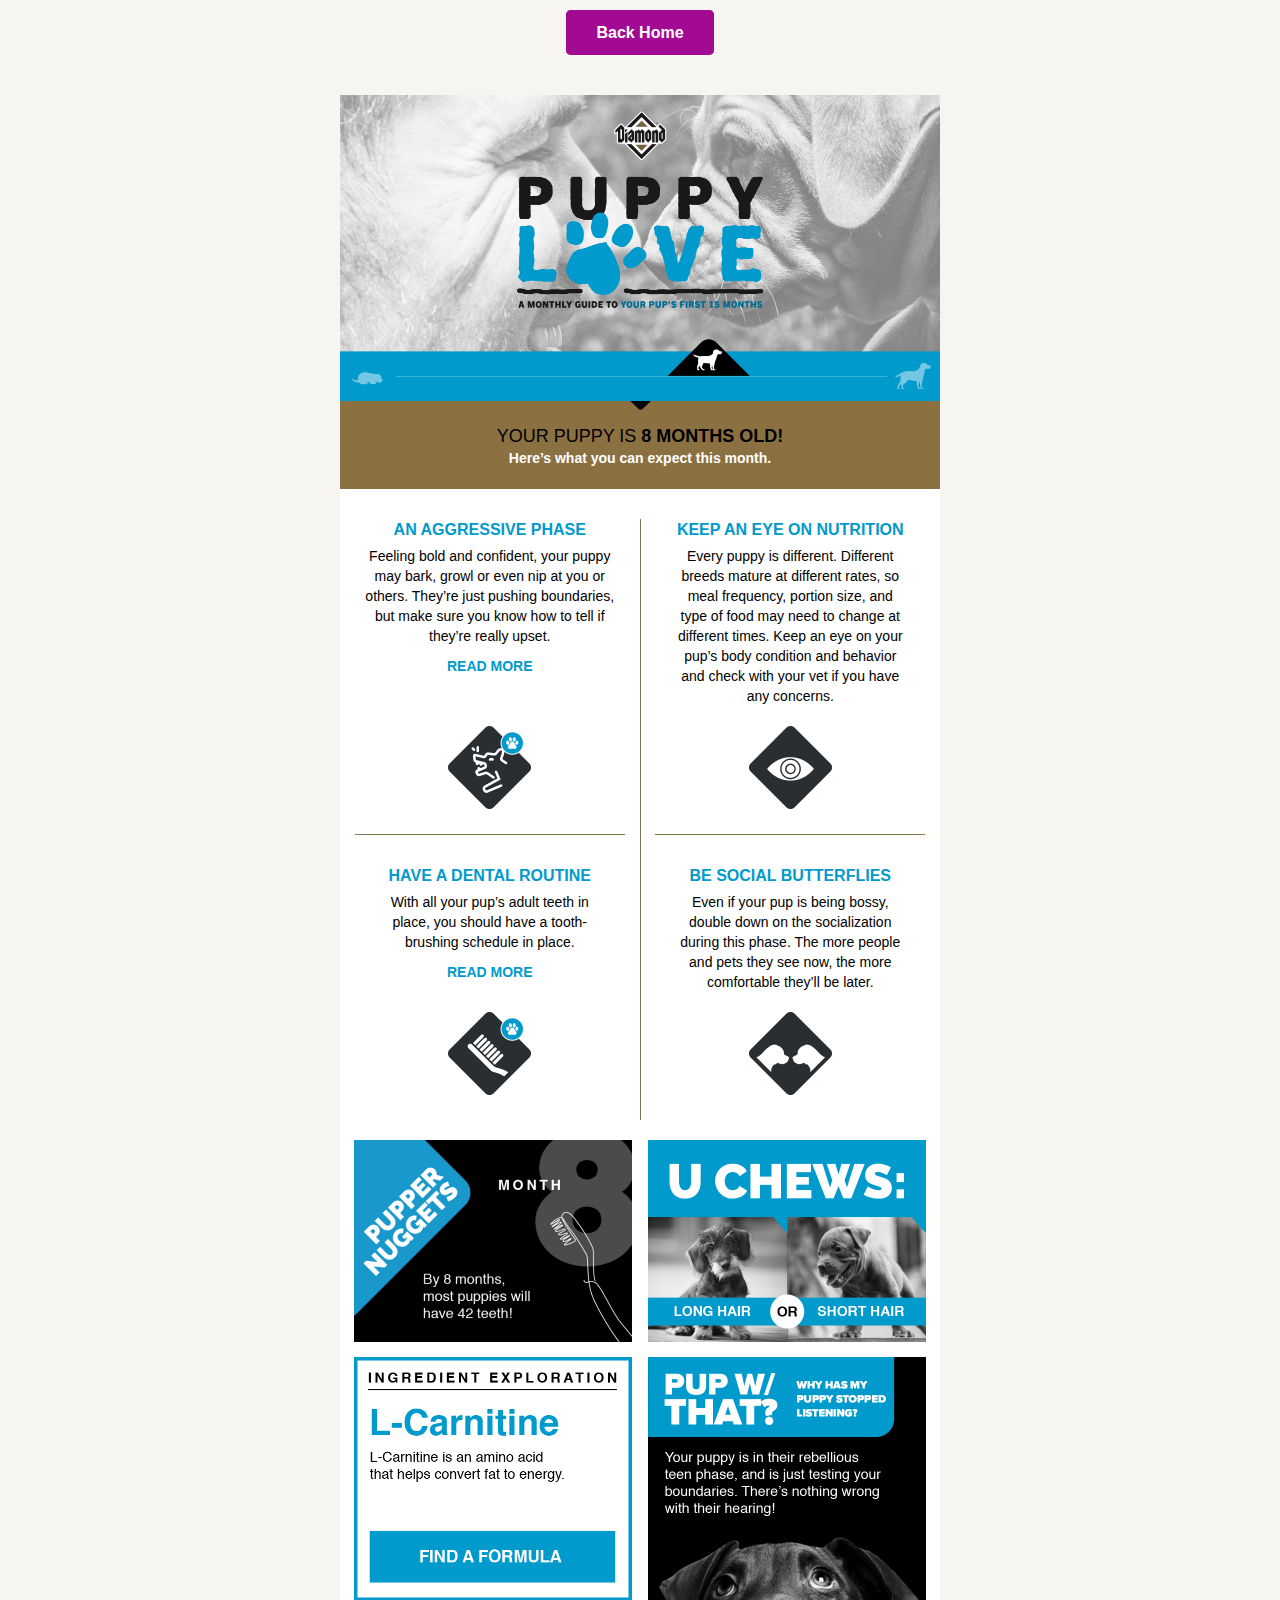
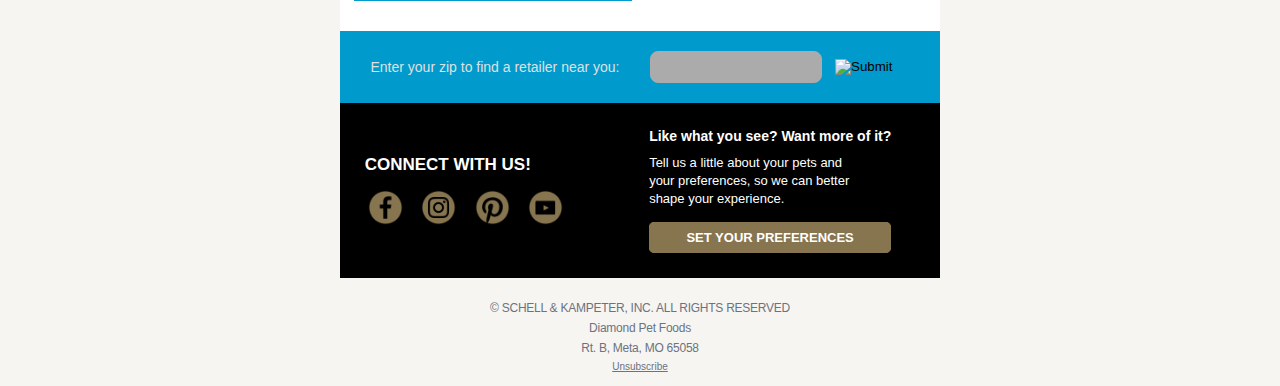
<file: emails/email_8_puppy_journey.html>
<!DOCTYPE HTML PUBLIC "-//W3C//DTD HTML 4.01 Transitional//EN" "http://www.w3.org/TR/html4/loose.dtd">
<html xmlns="http://www.w3.org/1999/xhtml"
 xmlns:v="urn:schemas-microsoft-com:vml"
 xmlns:o="urn:schemas-microsoft-com:office:office" lang="en">
<head>
  <meta http-equiv="Content-Type" content="text/html; charset=UTF-8">
  <meta name="viewport" content="width=device-width, initial-scale=1">
  <meta http-equiv="X-UA-Compatible" content="IE=edge">
	<meta name="x-apple-disable-message-reformatting">
	<meta name="format-detection" content="telephone=no">
	<meta name="format-detection" content="date=no">
	<meta name="format-detection" content="address=no">
  <link rel="preconnect" href="https://fonts.googleapis.com">
  <link rel="preconnect" href="https://fonts.gstatic.com" crossorigin>
  <title>Puppy Love Month 8: Pushing Boundaries</title>
<!--[if gte mso 9]>
<xml>
  <o:OfficeDocumentSettings>
    <o:AllowPNG />
    <o:PixelsPerInch>96</o:PixelsPerInch>
  </o:OfficeDocumentSettings>
</xml>
<![endif]-->
  
  <style type="text/css">

    body, table, td, a { -webkit-text-size-adjust: 100%; -ms-text-size-adjust: 100%; }
    table, td { mso-table-lspace: 0pt; mso-table-rspace: 0pt; }
    img { -ms-interpolation-mode: bicubic; border: 0; outline: none; text-decoration: none; }
    table { border-collapse: collapse !important; }
    body { margin: 0 !important; padding: 0 !important; width: 100% !important; }
    a[x-apple-data-detectors] {color: inherit !important; text-decoration: none !important; font-size: inherit !important; font-family: inherit !important; font-weight: inherit !important; line-height: inherit !important;}
    a {text-decoration: none;}
    a:visited {text-decoration:none;}

    /* Interactive form */   
    .interactive_form {display: block !important; max-height: inherit !important; overflow: visible !important;}
    .fallback_form {display: none;}
    body[data-outlook-cycle] .outlookshow{ display:block !important; width: auto !important; overflow: visible !important; float: none !important; max-height:inherit !important; max-width:inherit !important; line-height: auto !important; margin-top:0px !important; visibility:inherit !important;}
    body[data-outlook-cycle] .outlookhide{ display:none !important; display:none; overflow:hidden; float:left; width:0px; max-height:0px; max-width:0px; line-height:0px; visibility:hidden; }
    [class~="x_outlookshow"] { display:block !important; width: auto !important; overflow: visible !important; float: none !important; max-height:inherit !important; max-width:inherit !important; line-height: auto !important; margin-top:0px !important; visibility:inherit !important;}
    [class~="x_outlookhide"] { display:none !important; display:none; overflow:hidden; float:left; width:0px; max-height:0px; max-width:0px; line-height:0px; visibility:hidden; }
 
    @media only screen and (min-width: 480px) and (max-width: 640px) {
      .fallback_form {display:block !important; width: auto !important; overflow: visible !important; float: none !important; max-height:inherit !important; max-width:inherit !important; line-height: auto !important; margin-top: 0px !important; visibility:inherit !important;}
      .interactive_form, .interactive_form p, .interactive_form label, .interactive_form input {display:none !important; display:none !important; overflow:hidden !important; max-height: 0px !important; max-width: 0px !important; line-height: 0px !important; visibility:hidden !important;}
    }    
    
    @media all and (max-width:480px){ 
      .wrapper{ width:100%!important; padding: 0 !important; }
      .container{ width:90%!important;  padding: 0 !important; }
      .mobile{ width:100%!important; display:block!important; padding: 0 !important; }
      .img{ width:100% !important; height:auto !important; }
      .center { text-align: center !important; }
      .left { text-align: left !important; }      
      .pb {padding-bottom:30px !important;} 
      .pt {padding-top:15px !important;}       
      .bt {padding-top:30px !important;border-top: 1px solid #86754F;} 
      .bo {border-left: none !important;}
      .height_reset {height: 20px !important;}
      .mobileOff { width: 0px !important; display: none !important; height: 0 !important; overflow: hidden !important; line-height: 0px !important; font-size: 0px !important;}
      .mobileOn { display: block !important; max-height: none !important; max-width: none !important; line-height: 1.5 !important; width: 100% !important;height: auto !important; }
    }
  </style>
<!--[if (gte mso 9)|(IE)]>
<style type="text/css">
  body, table, td, a, h1, p {font-family: Helvetica, Arial, sans-serif; letter-spacing: -0.25px;}
  .button_link {color: #ffffff;}
</style>
<![endif]-->  
</head>
<body style="margin:0; padding:0 !important; mso-line-height-rule: exactly; background-color:#f7f5f1;-webkit-text-size-adjust: none; text-size-adjust: none;">
<div lang="en">
  <div style="display:none;font-size:1px;line-height:1px;max-height:0px;max-width:0px;opacity:0;overflow:hidden;color:#ffffff;">
    Your puppy is gaining confidence and may be exploring the boundaries of your patience! &#8204; &#8204; &#8204; &#8204; &#8204; &#8204; &#8204; &#8204; &#8204; &#8204; &#8204; &#8204; &#8204; &#8204; &#8204; &#8204; &#8204; &#8204; &#8204; &#8204; &#8204; &#8204; &#8204; &#8204; &#8204; &#8204; &#8204; &#8204; &#8204; &#8204; &#8204; &#8204; &#8204; &#8204; &#8204; &#8204; &#8204; &#8204; &#8204; &#8204; &#8204; &#8204; &#8204; &#8204; &#8204; &#8204; &#8204; &#8204; &#8204; &#8204; &#8204; &#8204; &#8204; &#8204; &#8204; &#8204; &#8204; &#8204; &#8204; &#8204; &#8204; &#8204; &#8204; &#8204; &#8204; &#8204; &#8204; &#8204; &#8204; &#8204; &#8204; &#8204; &#8204; &#8204; &#8204; &#8204; &#8204; &#8204; &#8204; &#8204; &#8204; &#8204; &#8204; &#8204; &#8204; &#8204; &#8204; &#8204; &#8204; &#8204; &#8204; &#8204; &#8204; &#8204; &#8204; &#8204; &#8204; &#8204; &#8204; &#8204; &#8204; &#8204; &#8204; &#8204; &#8204; &#8204; &#8204; &#8204; &#8204; &#8204; &#8204; &#8204; &#8204; &#8204; &#8204; &#8204; &#8204; &#8204; &#8204; &#8204; &#8204; &#8204; &#8204; &#8204; &#8204; &#8204; &#8204; &#8204; &#8204; &#8204; &#8204; &#8204; &#8204; &#8204; &#8204; &#8204; &#8204; &#8204; &#8204; &#8204; &#8204; &#8204; &#8204; &#8204; &#8204; &#8204; &#8204; &#8204; &#8204; &#8204; &#8204; &#8204; &#8204; &#8204; &#8204; &#8204; &#8204; &#8204; &#8204; &#8204; &#8204; &#8204; &#8204; &#8204; &#8204; &#8204; &#8204; &#8204; &#8204; &#8204; &#8204; &#8204; &#8204; &#8204; &#8204; &#8204; &#8204; &#8204; &#8204; &#8204; &#8204; &#8204; &#8204; &#8204; &#8204; &#8204; &#8204; &#8204; &#8204; &#8204; &#8204; &#8204; &#8204; &#8204; &#8204; &#8204; &#8204; &#8204; &#8204; &#8204; &#8204; &#8204; &#8204; &#8204; &#8204; &#8204; &#8204; &#8204; &#8204; &#8204; &#8204; &#8204; &#8204; &#8204; &#8204; &#8204; &#8204; &#8204; &#8204; &#8204; &#8204; &#8204; &#8204; &#8204; &#8204; &#8204; &#8204; &#8204; &#8204; &#8204; &#8204; &#8204; &#8204; &#8204; &#8204; &#8204; &#8204; &#8204; &#8204; &#8204; &#8204; &#8204; &#8204; &#8204; &#8204; &#8204; &#8204; &#8204; &#8204; &#8204;
    </div>
    <!-- Preheader Text // -->
  <center>
    <table width="100%" border="0" cellpadding="0" cellspacing="0" align="center" role="presentation" bgcolor="#f7f5f1">
      <tr>
        <td style="vertical-align: top;">
          
<!-- START Button -->        
          <table style="width: 600px;" cellpadding="0" cellspacing="0" border="0" align="center" role="presentation" class="wrapper" bgcolor="#f7f5f1">
            <tr>
              <td height="10" style="font-size:0px; line-height:0px;">&nbsp;</td>
            </tr>
	    <tr>
              <td valign="top" width="100%">
                <table border="0" cellpadding="0" cellspacing="0" align="center">
                  <tr>
                    <td height="45" style="text-align: center; background-color:#a30a93;font-family: myriad-pro, sans-serif; border-radius:5px;">
                      <a class="msoAltFont" href="../index.html#work" target="_parent" style="mso-padding-alt:10px;mso-line-height-rule:exactly;line-height:45px;padding: 0 30px;display:block;text-decoration:none;text-align:center;font-weight:600;font-size:16px;color:#ffffff;background-color:#a30a93;border-radius:5px;">Back Home</a>
                    </td>
               </tr>
              </table>
            </td>
	  </tr>
          <tr>
            <td height="40" style="font-size:0px; line-height:0px;">&nbsp;</td>
          </tr>
        </table>
<!-- END Button -->    
          
<!-- START pod 1 -->        
          <table style="width: 600px;" cellpadding="0" cellspacing="0" border="0" align="center" role="presentation" class="wrapper" bgcolor="#019ACC">
            <tr style="-ms-text-size-adjust: 100%; -webkit-text-size-adjust: 100%;">
              <td class="" align="left" valign="middle" style="text-align: left;background-color:#019ACC">
                <img border="0" width="600" height="auto" src="images/dpf/hero-month-8.png" alt="Puppy Love - A Monthly Guide to Your Pup's First Year" style="display:block; outline:none; text-decoration:none; -ms-interpolation-mode: bicubic;" class="mobileOff">
                <div style="display: none; font-size: 1px; line-height: 1px; max-height: 0px; max-width: 0px;  overflow: hidden; mso-hide: all; font-family: lato, Arial, Helvetica, sans-serif;" class="mobileOn">
                  <img border="0" width="100%" height="auto" src="images/dpf/hero-mobile-month-8.png" alt="Puppy Love - A Monthly Guide to Your Pup's First Year" style="display:none; font-size:0; line-height:0; max-height: 0; max-width: 0; width:0; -ms-interpolation-mode: bicubic;" class="mobileOn" />
                </div>
              </td>
            </tr>
            <tr>
              <td height="12" style="font-size:0px; line-height:0px;">&nbsp;</td>
            </tr>
          </table>
          <table style="width: 600px;" cellpadding="0" cellspacing="0" border="0" align="center" role="presentation" class="wrapper" bgcolor="#8B7141">
            <tr>
              <td align="center">
                <img src="images/dpf/down-arrow_2.png" alt="Down arrow" border="0" style="display: block; font-family: helvetica, sans-serif; color: #000000; font-size: 14px" width="21">
              </td>
            </tr>
            <tr>
              <td height="15" style="font-size:0px; line-height:0px;">&nbsp;</td>
            </tr>
            <tr>
              <td>
                <table style="width: 600px;" cellpadding="0" cellspacing="0" border="0" align="center" role="presentation" class="container">
                  <tr>
                    <td style="font-family: Helvetica, sans-serif; font-size:18px;line-height:22px;font-weight:400;color:#000000; text-align: center;vertical-align: top;">
                      YOUR PUPPY IS <span style="font-weight: 600;">8 MONTHS OLD!</span>
                    </td>
                  </tr>
                  <tr>
                    <td style="font-family: Helvetica, sans-serif; font-size:14px;line-height:22px;font-weight:600;color:#ffffff; text-align: center;vertical-align: top;">
                      Here&rsquo;s what you can expect this&nbsp;month.
                    </td>
                  </tr>
                </table>
              </td>
            </tr>
            <tr>
              <td height="20" style="font-size:0px; line-height:0px;">&nbsp;</td>
            </tr>
          </table>
<!-- END pod 1 -->        

<!-- START pod 2 -->                  
          <table style="width: 600px;" cellpadding="0" cellspacing="0" border="0" align="center" role="presentation" class="wrapper" bgcolor="#FFFFFF" >
            <tr>
              <td height="30" style="font-size:0px; line-height:0px;">&nbsp;</td>
            </tr>
            <tr>
              <td dir="ltr" align="center" style="vertical-align: top;">
                <table style="width: 600px;" cellpadding="0" cellspacing="0" border="0" align="center" role="presentation" class="container">
                  <tr>
                    <th width="300" class="mobile" align="center" style="vertical-align: top;">
                      <table style="width: 255px;" cellpadding="0" cellspacing="0" border="0" align="center" role="presentation" class="wrapper">
                        <tr>
                          <td style="vertical-align: top;">
                            <h1 style="font-family: Helvetica, sans-serif; font-size:16px;line-height:22px;font-weight:600;color:#019ACC; text-align: center;text-transform: uppercase;margin: 0;">
                              AN AGGRESSIVE PHASE</h1>
                          </td>
                        </tr>
                        <tr>
                          <td height="5" style="font-size:0px; line-height:0px;">&nbsp;</td>
                        </tr>
                        <tr>
                          <td style="vertical-align: top;">
                            <p style="font-family: Helvetica, sans-serif; font-size:14px;line-height:20px;font-weight:400;color:#000000; text-align: center;margin: 0;">
                              Feeling bold and confident, your puppy may bark, growl or even nip at you or others. They&rsquo;re just pushing boundaries, but make sure you know how to tell if they&rsquo;re really&nbsp;upset.</p>
                          </td>
                        </tr>
                        <tr>
                          <td height="10" style="font-size:0px; line-height:0px;">&nbsp;</td>
                        </tr>
                        <tr>
                          <td style="vertical-align: top;">
                            <p style="font-family: Helvetica, sans-serif; font-size:14px;line-height:20px;font-weight:400;color:#019ACC; text-align: center;margin: 0;"><a href="https://www.diamondpet.com/blog/behavior/psychology/signs-of-stress-in-dogs/?utm_source=campaign-monitor&utm_medium=newsletter&utm_campaign=puppy-journey-month-8&utm_term=blog&omhide=true"  style="color: #019ACC; text-decoration: none;font-weight: 600;">READ MORE</a></p>
                          </td>
                        </tr>
                        <tr>
                          <td height="50" style="font-size:0px; line-height:0px;" class="height_reset">&nbsp;</td>
                        </tr>
                        <tr>
                          <td align="center">
                            <a href="https://www.diamondpet.com/blog/behavior/psychology/signs-of-stress-in-dogs/?utm_source=campaign-monitor&utm_medium=newsletter&utm_campaign=puppy-journey-month-8&utm_term=blog&omhide=true" ><img src="images/dpf/aggressive-2x.png" alt="Aggressive pup icon" border="0" style="display: block; font-family: helvetica, sans-serif; color: #000000; font-size: 14px;" width="83"></a>
                          </td>
                        </tr>
                      </table>
                      <table style="width: 270px;" cellpadding="0" cellspacing="0" border="0" align="center" role="presentation" class="wrapper">
                        <tr>
                          <td height="25" style="font-size:0px; line-height:0px;">&nbsp;</td>
                        </tr>
                        <tr>
                          <td height="1" style="font-size:0px; line-height:0px; background-color: #86754F;">&nbsp;</td>
                        </tr>
                        <tr>
                          <td height="30" style="font-size:0px; line-height:0px;">&nbsp;</td>
                        </tr>
                      </table>
                      <table style="width: 260px;" cellpadding="0" cellspacing="0" border="0" align="center" role="presentation" class="wrapper">
                        <tr>
                          <td style="vertical-align: top;">
                            <h1 style="font-family: Helvetica, sans-serif; font-size:16px;line-height:22px;font-weight:600;color:#019ACC; text-align: center;text-transform: uppercase;margin: 0;">
                              HAVE A DENTAL ROUTINE</h1>
                          </td>
                        </tr>
                        <tr>
                          <td height="5" style="font-size:0px; line-height:0px;">&nbsp;</td>
                        </tr>
                        <tr>
                          <td>
                            <table style="width: 230px;" cellpadding="0" cellspacing="0" border="0" align="center" role="presentation" class="wrapper">
                              <tr>
                                <td style="vertical-align: top;">
                                  <p style="font-family: Helvetica, sans-serif; font-size:14px;line-height:20px;font-weight:400;color:#000000; text-align: center;margin: 0;">
                                    With all your pup&rsquo;s adult teeth in place, you should have a tooth-brushing schedule in&nbsp;place.</p> 
                                </td>
                              </tr>
                            </table>
                          </td>
                        </tr>
                        <tr>
                          <td height="10" style="font-size:0px; line-height:0px;">&nbsp;</td>
                        </tr>
                        <tr>
                          <td style="vertical-align: top;">
                            <p style="font-family: Helvetica, sans-serif; font-size:14px;line-height:20px;font-weight:400;color:#019ACC; text-align: center;margin: 0;"><a href="https://www.diamondpet.com/blog/health/safety/what-you-need-to-know-about-at-home-dental-care-for-pets/?utm_source=campaign-monitor&utm_medium=newsletter&utm_campaign=puppy-journey-month-8&utm_term=blog&omhide=true"  style="color: #019ACC; text-decoration: none;font-weight: 600;">READ MORE</a></p>
                          </td>
                        </tr>
                        <tr>
                          <td height="30" style="font-size:0px; line-height:0px;" class="height_reset">&nbsp;</td>
                        </tr>
                        <tr>
                          <td align="center">
                            <a href="https://www.diamondpet.com/blog/health/safety/what-you-need-to-know-about-at-home-dental-care-for-pets/?utm_source=campaign-monitor&utm_medium=newsletter&utm_campaign=puppy-journey-month-8&utm_term=blog&omhide=true" ><img src="images/dpf/dental-2x.png" alt="Toothbrush icon" border="0" style="display: block; font-family: helvetica, sans-serif; color: #000000; font-size: 14px" width="83"></a>
                          </td>
                        </tr>
                        <tr>
                          <td height="25" style="font-size:0px; line-height:0px;">&nbsp;</td>
                        </tr>
                      </table>                      
                    </th>
                    <th width="300" class="mobile bt bo" align="center" style="vertical-align: top; border-left: 1px solid #86754F;">
                      <table style="width: 232px;" cellpadding="0" cellspacing="0" border="0" align="center" role="presentation" class="wrapper">
                        <tr>
                          <td style="vertical-align: top;">
                            <h1 style="font-family: Helvetica, sans-serif; font-size:16px;line-height:22px;font-weight:600;color:#019ACC; text-align: center;vtext-transform: uppercase;margin: 0;">
                              KEEP AN EYE ON NUTRITION</h1>
                          </td>
                        </tr>
                        <tr>
                          <td height="5" style="font-size:0px; line-height:0px;">&nbsp;</td>
                        </tr>
                        <tr>
                          <td style="vertical-align: top;">
                            <p style="font-family: Helvetica, sans-serif; font-size:14px;line-height:20px;font-weight:400;color:#000000; text-align: center;margin: 0;">
                              Every puppy is different. Different breeds mature at different rates, so meal frequency, portion size, and type of food may need to change at different times. Keep an eye on your pup&rsquo;s body condition and behavior and check with your vet if you have any&nbsp;concerns.</p>
                          </td>
                        </tr>
                        
                        <tr>
                          <td height="20" style="font-size:0px; line-height:0px;">&nbsp;</td>
                        </tr>
                        <tr>
                          <td align="center">
                            <img src="images/dpf/eye-2x.png" alt="Eye icon" border="0" style="display: block; font-family: helvetica, sans-serif; color: #000000; font-size: 14px;" width="83">
                          </td>
                        </tr>
                      </table>
                      <table style="width: 270px;" cellpadding="0" cellspacing="0" border="0" align="center" role="presentation" class="wrapper">
                        <tr>
                          <td height="25" style="font-size:0px; line-height:0px;">&nbsp;</td>
                        </tr>
                        <tr>
                          <td height="1" style="font-size:0px; line-height:0px; background-color: #86754F;">&nbsp;</td>
                        </tr>
                        <tr>
                          <td height="30" style="font-size:0px; line-height:0px;">&nbsp;</td>
                        </tr>
                      </table>                      
                      <table style="width: 230px;" cellpadding="0" cellspacing="0" border="0" align="center" role="presentation" class="wrapper">
                        <tr>
                          <td style="vertical-align: top;">
                            <h1 style="font-family: Helvetica, sans-serif; font-size:16px;line-height:22px;font-weight:600;color:#019ACC; text-align: center;text-transform: uppercase;margin: 0;">
                              BE SOCIAL BUTTERFLIES</h1>
                          </td>
                        </tr>
                        <tr>
                          <td height="5" style="font-size:0px; line-height:0px;">&nbsp;</td>
                        </tr>
                        <tr>
                          <td style="vertical-align: top;">
                            <p style="font-family: Helvetica, sans-serif; font-size:14px;line-height:20px;font-weight:400;color:#000000; text-align: center;margin: 0;">
                              Even if your pup is being bossy, double down on the socialization during this phase. The more people and pets they see now, the more comfortable they&rsquo;ll be&nbsp;later.</p>
                          </td>
                        </tr>
                        <tr>
                          <td height="20" style="font-size:0px; line-height:0px;">&nbsp;</td>
                        </tr>
                        <tr>
                          <td align="center">
                            <img src="images/dpf/8-social-2x.png" alt="Two pups nose-to-nose icon" border="0" style="display: block; font-family: helvetica, sans-serif; color: #000000; font-size: 14px;" width="83">
                          </td>
                        </tr>
                        <tr>
                          <td height="20" style="font-size:0px; line-height:0px;">&nbsp;</td>
                        </tr>
                      </table>
                    </th>
                  </tr>
                </table>
              </td>
            </tr>
          </table>
<!-- END pod 2 -->        

<!-- START pod 3 -->                  
          <table style="width: 600px;" cellpadding="0" cellspacing="0" border="0" align="center" role="presentation" class="wrapper" bgcolor="#FFFFFF" >
            <tr>
              <td height="20" style="font-size:0px; line-height:0px;">&nbsp;</td>
            </tr>
            <tr>
              <td dir="ltr" align="center" style="vertical-align: top;">
                <table style="width: 600px;" cellpadding="0" cellspacing="0" border="0" align="center" role="presentation" class="wrapper">
                  <tr>
                    <th width="14" class="mobileOff"></th>
                    <th width="278" class="mobile" align="center" style="vertical-align: top;">
                      <img src="images/dpf/pupper-nuggets-month8_6_7.jpg" alt="Pupper nuggets. Month 8 - By 8 months, most puppies will have 42 teeth!" border="0" style="display: block; font-family: helvetica, sans-serif; color: #000000; font-size: 14px;" width="278" class="img">
                    </th>
                    <th width="16" class="mobileOff"></th>                    
                    <th width="278" class="mobile pt" align="center" style="vertical-align: top;">
                      <table style="width: 278px;" cellpadding="0" cellspacing="0" border="0" align="center" role="presentation" class="wrapper">
                        <tr>
                          <td>
                            <a href="https://www.diamondpet.com/u-chews/#long_hair?utm_source=campaign-monitor&utm_medium=newsletter&utm_campaign=puppy-journey-month-8&utm_term=uchews&omhide=true" ><img src="images/dpf/8-uchews-l-2x.jpg" alt="U Chews - Does your dog have long hair" border="0" style="display: block; font-family: helvetica, sans-serif; color: #000000; font-size: 14px;" width="139" class="img"></a>
                          </td>
                          <td>
                            <a href="https://www.diamondpet.com/u-chews/#short_hair?utm_source=campaign-monitor&utm_medium=newsletter&utm_campaign=puppy-journey-month-8&utm_term=uchews&omhide=true" ><img src="images/dpf/8-uchews-r-2x.jpg" alt="or short hair?" border="0" style="display: block; font-family: helvetica, sans-serif; color: #000000; font-size: 14px;" width="139" class="img"></a>        
                          </td>
                        </tr>
                      </table>
                    </th>
                    <th width="14" class="mobileOff"></th>                    
                  </tr>
                </table>
              </td>
            </tr>
            <tr>
              <td height="5" style="font-size:0px; line-height:0px;">&nbsp;</td>
            </tr>
          </table>
          <table style="width: 600px;" cellpadding="0" cellspacing="0" border="0" align="center" role="presentation" class="wrapper" bgcolor="#FFFFFF" >
            <tr>
              <td height="10" style="font-size:0px; line-height:0px;">&nbsp;</td>
            </tr>
            <tr>
              <td dir="ltr" align="center" style="vertical-align: top;">
                <table style="width: 600px;" cellpadding="0" cellspacing="0" border="0" align="center" role="presentation" class="wrapper">
                  <tr>
                    <th width="14" class="mobileOff"></th>
                    <th width="278" class="mobile" align="center" style="vertical-align: top;">
                      <table style="width: 278px;" cellpadding="0" cellspacing="0" border="0" align="center" role="presentation" class="wrapper">
                        <tr style="-ms-text-size-adjust: 100%; -webkit-text-size-adjust: 100%;">
                          <td class="" align="left" valign="middle" style="text-align: left;">
                            <a href="https://www.diamondpet.com/food-finder/?_sfm_refine_pet_life_stage=puppy&_sfm_refine_pet_type=dog&utm_source=campaign-monitor&utm_medium=newsletter&utm_campaign=puppy-journey-month-8&utm_term=formula-finder&omhide=true" ><img border="0" width="278" height="auto" src="images/dpf/ingredients-border-month8-2x.jpg" alt="Ingredient Exploration. L-Carnitine. L-Carnitine is an amino acid that helps convert fat to energy." style="display:block; outline:none; text-decoration:none; -ms-interpolation-mode: bicubic;font-family: helvetica, sans-serif; color: #000000; font-size: 14px;text-align: center;" class="mobileOff"></a>
                            <div style="display: none; font-size: 1px; line-height: 1px; max-height: 0px; max-width: 0px;  overflow: hidden; mso-hide: all; font-family: lato, Arial, Helvetica, sans-serif;" class="mobileOn">
                              <a href="https://www.diamondpet.com/food-finder/?_sfm_refine_pet_life_stage=puppy&_sfm_refine_pet_type=dog&utm_source=campaign-monitor&utm_medium=newsletter&utm_campaign=puppy-journey-month-8&utm_term=formula-finder&omhide=true" ><img border="0" width="100%" height="auto" src="images/dpf/ingredients-month8-2x.jpeg" alt="Ingredient Exploration. L-Carnitine. L-Carnitine is an amino acid that helps convert fat to energy." style="display:none; font-size:0; line-height:0; max-height: 0; max-width: 0; width:0; -ms-interpolation-mode: bicubic;" class="mobileOn" /></a>
                            </div>
                          </td>
                        </tr>
                      </table>
                    </th>
                    <th width="16" class="mobileOff"></th>                    
                    <th width="278" class="mobile pt" align="center" style="vertical-align: top;">
                      <img src="images/dpf/pup-month8-2x.jpg" alt="Pup with that? Why has my puppy stopped listening? Your puppy is in their rebellious teen phase, and is just testing your boundaries. There’s nothing wrong with their hearing!" border="0" style="display: block; font-family: helvetica, sans-serif; color: #000000; font-size: 14px;" width="278" class="img">
                    </th>
                    <th width="14" class="mobileOff"></th>                    
                  </tr>
                </table>
              </td>
            </tr>
            <tr>
              <td height="30" style="font-size:0px; line-height:0px;">&nbsp;</td>
            </tr>
          </table>
          
<!-- END pod 3 -->        
          
<!-- START zipcode pod -->     
          <table style="width: 600px;" cellpadding="0" cellspacing="0" border="0" align="center" role="presentation" class="wrapper" bgcolor="#019ACC" >
            <tr>
              <td>
                <table style="width: 540px;" cellpadding="0" cellspacing="0" border="0" align="center" role="presentation" class="container">
                  <tr>
                   <td height="20" style="font-size:0px; line-height:0px;">&nbsp;</td>
                  </tr>
                  <tr>
                    <th width="250" style="font-family: Arial, sans-serif; font-size:14px;line-height:18px;font-weight:300;color:#DEE1E2;text-align: center;" class="mobile">
                      Enter your zip to find a retailer near you:
                    </th>
                    <th width="30" class="mobileOff"></th>
                    <th width="260" class="mobile pt" align="center">
                    <!--[if (!mso)&(gte IE 10)]> <! -- -->
                    <div class="interactive_form outlookhide" style="display:none; max-height:0; line-height:0; font-size:0; mso-hide:all;">
                      <form action="https://www.diamondpet.com/where-to-buy/?utm_source=campaign-monitor&utm_medium=newsletter&utm_campaign=puppy-journey-month-8&utm_term=locator" method="get">
                      <table border="0" cellpadding="0" cellspacing="0" style="width: 260px;" align="center" class="container">
                        <tr>
                          <th width="150" align="center">
                           <input type="text" pattern="[0-9]*" name="Zipcode" min="5" autocomplete="postal-code" required="" style="padding: 8px 10px;width:150px;display: block; background: #ABABAB;border: 1px solid #ABABAB;-moz-border-radius: 8px; -webkit-border-radius: 8px; border-radius: 8px;font-weight: 300;font-size: 11px;font-family: Arial, sans-serif; text-align: center; color: #000000; line-height:14px;">
                          </th>
                          <th width="25" class="mobileOff"></th>
                          <th width="75" align="center">
                           <input type="image" src="http://i10.cmail19.com/ei/r/0F/71B/872/064524/submit-btn.png" width="75" name="submit">
                          </th>
                        </tr>
                      </table>
                      </form>
                      </div>
                      <!--<![endif]-->
                      <!-- start FORM_FALLBACK -->                        
                      <div class="fallback_form outlookshow">
                        <table border="0" cellpadding="0" cellspacing="0" width="100%">
                          <tr>
                            <th width="150" align="center">
                              <table border="0" cellpadding="0" cellspacing="0" style="width: 150px;">
                                <tr>
                                  <td align="center" bgcolor="#ffffff" width="144" height="30" style="-moz-border-radius: 8px; -webkit-border-radius: 8px; border-radius: 8px;">
                                    <a href="https://www.diamondpet.com/where-to-buy/?utm_source=campaign-monitor&utm_medium=newsletter&utm_campaign=puppy-journey-month-8&utm_term=locator" style="text-decoration: none; padding: 8px 10px;width:144px;display: block;text-align:center;font-weight: normal;font-size: 9px;font-family: Arial, sans-serif;color: #000000; border:0;text-align: left; font-weight: 300; background: #ffffff;border: 1px solid #ffffff;-moz-border-radius: 8px; -webkit-border-radius: 8px; border-radius: 8px;line-height:10px;text-transform: uppercase; white-space: no-wrap;">Enter Zip</a>
                                  </td>
                                </tr>
                              </table>
                            </th>
                            <th width="110" align="center">
                              <table border="0" cellpadding="0" cellspacing="0" style="width: 90px;" align="right">
                                <tr>
                                  <td align="center" bgcolor="#86754F" width="90" height="30">
                                    <a href="https://www.diamondpet.com/where-to-buy/?utm_source=campaign-monitor&utm_medium=newsletter&utm_campaign=puppy-journey-month-8&utm_term=locator" style="text-decoration: none; padding: 8px 12px;width:90px;display: block;text-align: center;font-weight: 600;font-size: 10px;font-family: Arial, sans-serif;color: #ffffff; border:0; font-weight: 300; background: #86754F;border: 1px solid #86754F;line-height:10px;text-transform: uppercase; white-space: no-wrap;">Submit</a>
                                  </td>
                                </tr>
                              </table>
                            </th>
                          </tr>
                        </table>
                        </div>
              <!-- end FORM_FALLBACK -->

                    </th>
                  </tr>
                  <tr>
                    <td height="20" style="font-size:0px; line-height:0px;">&nbsp;</td>
                  </tr>
                </table>
              </td>
            </tr>
          </table>
<!-- END zipcode pod -->
          
<!-- START Preferences -->        
          <table style="width: 600px;" cellpadding="0" cellspacing="0" border="0" align="center" role="presentation" class="wrapper" bgcolor="#000000">
            <tr>
              <td height="25" style="font-size:0px; line-height:0px;">&nbsp;</td>
            </tr>
            <tr>
              <td>
                <table style="width: 600px;" cellpadding="0" cellspacing="0" border="0" align="center" role="presentation" class="wrapper">
                  <tr>
                    <th width="300" class="mobile pb">
                       <table style="width: 250px;" cellpadding="0" cellspacing="0" border="0" align="center" role="presentation" class="container">
                        <tr>
                          <td style="font-family: Arial, sans-serif; font-size:17px;line-height:20px;font-weight: 600;color:#ffffff; text-align: left;" class="center">
                            CONNECT WITH US!
                          </td>
                        </tr>
                        <tr>
                          <td height="15" style="font-size:0px; line-height:0px;">&nbsp;</td>
                        </tr>
                        <tr>
                          <td>
                            <table style="width: 250px;" cellpadding="0" cellspacing="0" border="0" align="center" role="presentation">
                              <tr>
                                <td width="35">
                                  <a href="https://www.facebook.com/DiamondPetFoodsCompany/"  title="Facebook" style="text-decoration:none;"><img src="images/dpf/social-facebook_2x.png" width="35" alt="Facebook" style="display:inline-block;" border="0"></a>
                                </td>
                                <td width="9"></td>
                                <td width="35">
                                  <a href="https://www.instagram.com/diamondpetfoods/"  title="Instagram" style="text-decoration:none;"><img src="images/dpf/social-instagram_2x.png" width="35" alt="Instagram" style="display:inline-block;" border="0"></a>
                                </td>
                                <td width="9"></td>
                                <td width="35">
                                  <a href="https://www.pinterest.com/diamondpetfoods/"  title="Pinterest" style="text-decoration:none;"><img src="images/dpf/social-pinterest_2x.png" width="35" alt="Pinterest" style="display:inline=block;" border="0"></a>
                                </td>
                                <td width="9"></td>
                                <td width="35">
                                  <a href="https://www.youtube.com/channel/UCQWRHESGbysLCCpkJ_AVIgQ"  title="YouTube" style="text-decoration:none;"><img src="images/dpf/social-youtube_2x.png" width="35" alt="YouTube" style="display:inline-block;" border="0"></a>
                                </td>
                                <td width="40" class="mobileOff"></td>
                              </tr>
                            </table>
                          </td>
                        </tr>
                      </table>
                    </th>
                    <th width="300" class="mobile" style="border-left: 1px solid #000000;">
                       <table style="width: 282px;" cellpadding="0" cellspacing="0" border="0" align="center" role="presentation" class="container">     
                        <tr>
                          <td style="font-family: Arial, sans-serif; font-size:14px;line-height:16px;font-weight: 600;color:#ffffff; text-align: left;" class="center">
                            Like what you see? Want more of it?
                          </td>
                        </tr>
                        <tr>
                          <td height="10" style="font-size:0px; line-height:0px;">&nbsp;</td>
                        </tr>
                        <tr>
                          <td>
                            <table style="width: 220px;" cellpadding="0" cellspacing="0" border="0" align="left" role="presentation" class="wrapper">
                              <tr>
                                <td style="font-family: Arial, sans-serif; font-size:13px;line-height:18px;font-weight: 400;color:#ffffff; text-align: left;" class="center">
                                  Tell us a little about your pets and your preferences, so we can better shape your&nbsp;experience.
                                </td>
                              </tr>
                            </table>
                          </td>
                        </tr>
                        <tr>
                          <td height="14" style="font-size:0px; line-height:0px;">&nbsp;</td>
                        </tr>
                          <!-- START BUTTON -->
                          <tr>
                            <td>
                              <table border="0" align="left" cellpadding="0" cellspacing="0" role="presentation" class="wrapper">
                                <tr>
                                  <td>
                                    <table border="0" cellpadding="0" cellspacing="0" style="width: 240px;" role="presentation" class="wrapper">
                                      <tr>
                                        <td align="center" bgcolor="#86754F" width="240" style="-moz-border-radius: 5px; -webkit-border-radius: 5px; border-radius: 5px;">
                                          <a rel="noopener" title="Preference Center" href="https://preference.diamondpet.com/update/?email=[email]" style="padding: 6px 0px;width:240px;display: block;text-decoration: none;border:0;text-align: center;font-weight: bold;font-size: 13px;font-family: Arial, sans-serif;color: #ffffff;background: #86754F;border: 1px solid #86754F;-moz-border-radius: 5px; -webkit-border-radius: 5px; border-radius: 5px;line-height:17px;mso-line-height-rule: exactly;text-transform: uppercase;" class="button_link">
                                          SET YOUR PREFERENCES
                                          </a>
                                        </td>
                                      </tr>
                                    </table>
                                  </td>
                                </tr>
                              </table>
                            </td>
                          </tr>
                          <!-- END BUTTON -->
                        </table>
                    </th>
                  </tr>
                </table>
              </td>
            </tr>
            <tr>
              <td height="25" style="font-size:0px; line-height:0px;">&nbsp;</td>
            </tr>
          </table>
<!-- END Preferences --> 
    
<!-- START Separator -->        
          <table style="width: 600px;" cellpadding="0" cellspacing="0" border="0" align="center" role="presentation" class="wrapper" bgcolor="#f7f5f1">
            <tr>
              <td height="20" style="font-size:0px; line-height:0px;">&nbsp;</td>
            </tr>
          </table>
<!-- END Separator -->   
          
<!-- START Disclaimer -->        
          <table style="width: 600px;" cellpadding="0" cellspacing="0" border="0" align="center" role="presentation" class="wrapper" bgcolor="#f7f5f1">
            <tr>
              <td align="center" valign="top">
                <table width="540" cellpadding="0" cellspacing="0" border="0" align="center" role="presentation" class="wrapper">
                  <tr>
                    <td style="font-family: Arial, sans-serif; font-size:12px;line-height:20px;font-weight: normal;color:#6B7381; text-align: center;letter-spacing: -0.25px;">
                      &copy;<currentyear> SCHELL &amp; KAMPETER, INC. ALL RIGHTS&nbsp;RESERVED<br>
                      Diamond Pet Foods<br>
                      Rt. B, Meta, MO 65058
                    </td>
                  </tr>
                  <tr>
                    <td style="font-family: Arial, sans-serif; font-size:10px;line-height:18px;font-weight: normal;color:#6B7381; text-align: center;">
                      <unsubscribe><span style="color:#6B7381; text-decoration: underline;">Unsubscribe</span></unsubscribe>
                    </td>
                  </tr>
                </table>
              </td>
            </tr>
          </table>
<!-- END Disclaimer --> 
          
<!-- START Separator -->        
          <table style="width: 600px;" cellpadding="0" cellspacing="0" border="0" align="center" role="presentation" class="wrapper" bgcolor="#f7f5f1">
            <tr>
              <td height="10" style="font-size:0px; line-height:0px;">&nbsp;</td>
            </tr>
          </table>
<!-- END Separator -->             

        </td>
      </tr>
    </table>
  </center>
  </div>
</body>
</html>
</file>
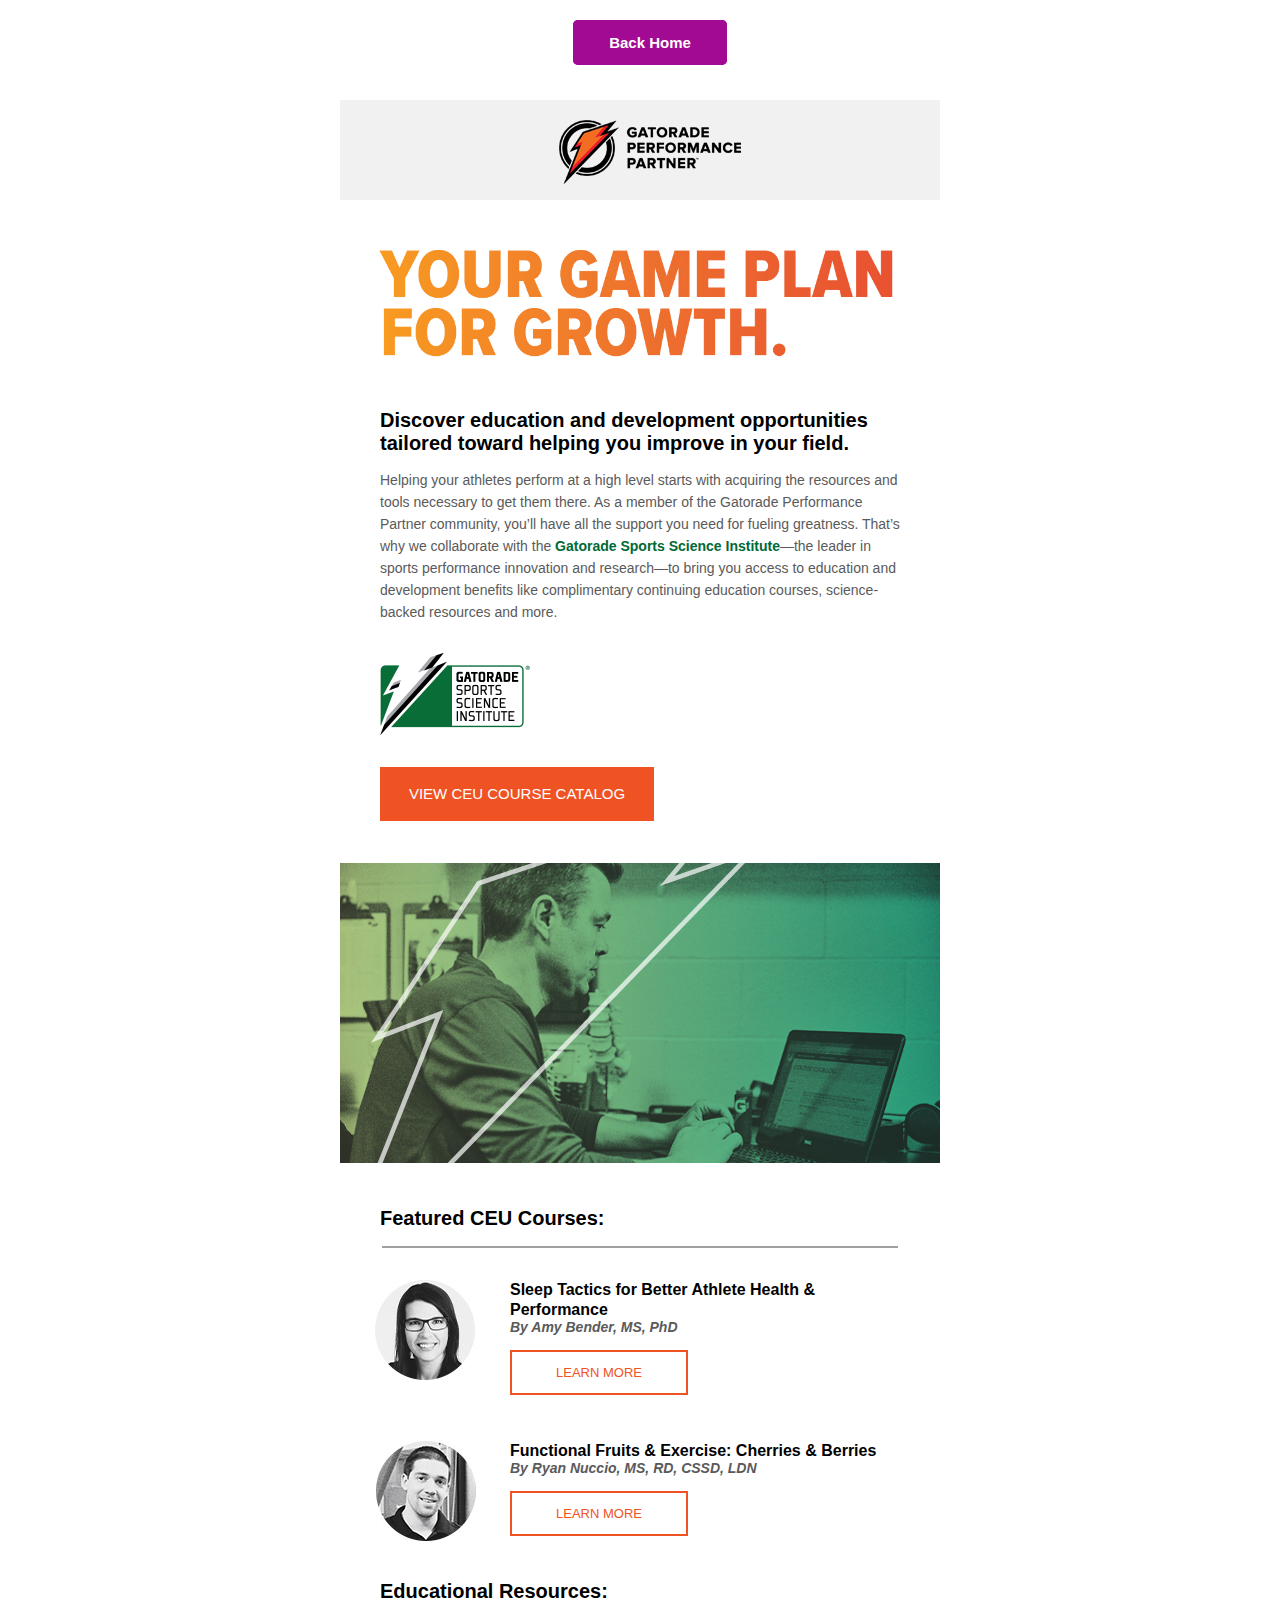
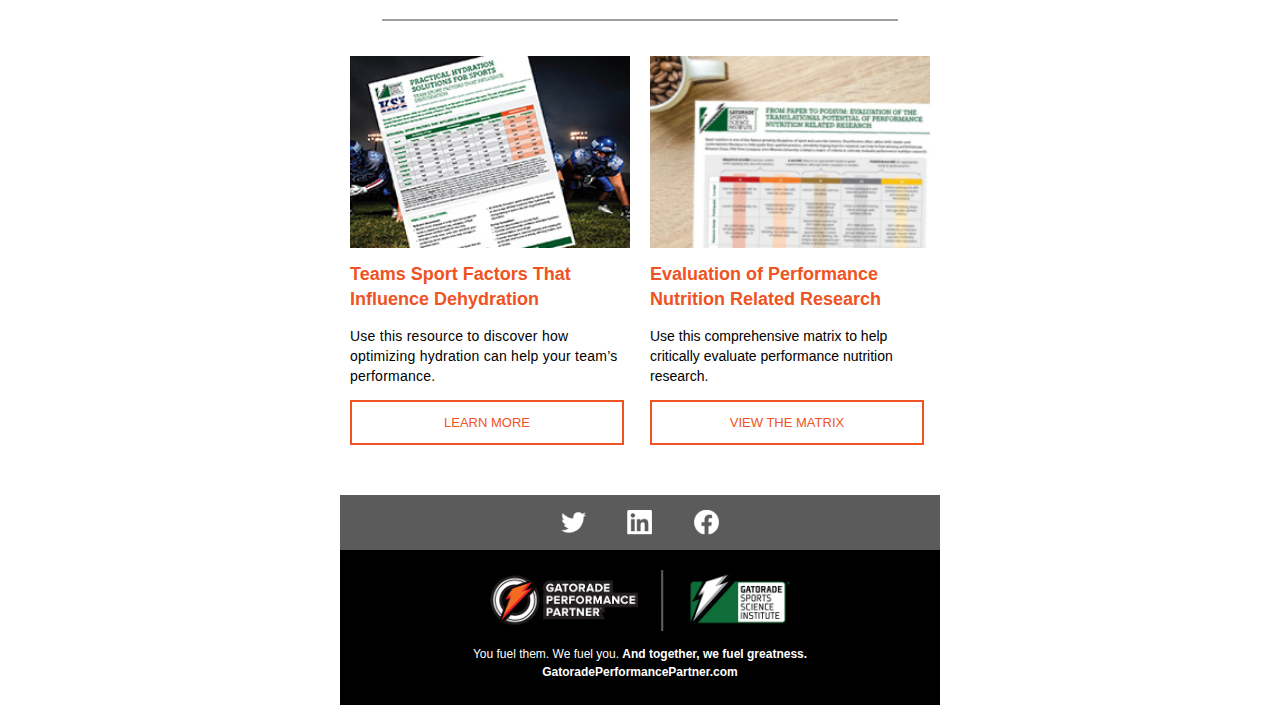
<file: emails/gatorade-development.html>
<!DOCTYPE html PUBLIC "-//W3C//DTD XHTML 1.0 Transitional//EN" "http://www.w3.org/TR/xhtml1/DTD/xhtml1-transitional.dtd"><html><head>
	<meta http-equiv="Content-Type" content="text/html; charset=utf-8">
	<meta name="viewport" content="width=device-width, initial-scale=1.0">
	<title>Advance Your Knowledge With Gatorade Performance Partner</title>
	<meta name="referrer" content="never">
	<meta type="xrm/designer/setting" name="type" value="marketing-designer-content-editor-document">
	<meta type="xrm/designer/setting" name="layout-editable" value="marketing-designer-layout-editable">
	<meta type="xrm/designer/setting" name="layout-max-width" value="600px" datatype="text" label="Layout max width">
	<meta type="xrm/designer/setting" name="font-family" value="HelveticaNeueLTStd, Arial, sans-serif" datatype="font" label="Font Family">
	<meta type="xrm/designer/setting" name="body-text-size" value="14px" datatype="text" label="Body Font Size">
	<meta type="xrm/designer/setting" name="body-text-color" value="rgb(90, 90, 90)" datatype="color" label="Body Text Color">
	<meta type="xrm/designer/setting" name="additional-fonts" datatype="font" value="HelveticaNeueLTStd">
	<style type="text/css">
		/*Gatorade Digital Fonts*/

		@import url(https://fast.fonts.net/lt/1.css?apiType=css&c=6419fb5c-04de-4bd4-8aae-49339ffa3527&fontids=2985999,5664093,5664103 );

		@font-face {
			font-family: 'HelveticaNeueLTStd';
			font-weight: normal;
			src: url(https://performancepartner.gatorade.com/Fonts/5664093/08b57253-2e0d-4c12-9c57-107f6c67bc49.woff2 ) format("woff2"), url(https://performancepartner.gatorade.com/Fonts/5664093/08edde9d-c27b-4731-a27f-d6cd9b01cd06.woff ) format("woff");
		}

		@font-face {
			font-family: 'HelveticaNeueLTStd';
			font-weight: bold;
			src: url(https://performancepartner.gatorade.com/Fonts/5664103/240c57a0-fdce-440d-9ce3-85e0cb56f470.woff2 ) format("woff2"), url(https://performancepartner.gatorade.com/Fonts/5664103/7802e576-2ffa-4f22-a409-534355fbea79.woff ) format("woff");
		}
	</style>
	<style>
		body {
			font-family: /* @font-family */
			'HelveticaNeueLTStd', /* @font-family */
			Arial,
			/* @font-family */
			sans-serif/* @font-family */
			;
			font-size: /* @body-text-size */
			14px/* @body-text-size */
			;
			color: /* @body-text-color */
			rgb(90, 90, 90)/* @body-text-color */
			;
			margin: 0 auto;
		}

		[data-layout="true"] {
			margin: 0 auto;
			max-width: /* @layout-max-width */
			600px/* @layout-max-width */
			;
			padding: 0px;
		}

		.buttonClass {
			text-decoration: none !important;
		}

		img {
			border-style: none;
		}

		@media only screen and (max-width: 768px) {
			.columnContainer {
				flex: 1 1 0%;
				width: 100% !important;
				padding: 10px 0px !important;
			}
			.footer-font {
				font-size: 10px !important;
				line-height: 18px !important;
			}
			.hide {
				display: none !important;
			}
			.pad-side {padding-left: 14px !important; padding-right: 14px !important;}
			img.banner {content:url("https://mktdplp102wuda.azureedge.net/org-4f45a2cd02284356b43d44ee860dd303/ff1511f6-63d3-ea11-a812-000d3a37ef43/88carKIckmU4JV1IjAKeOFf2JSJahoePTtlCUXjhgME!") !important; width: 250px !important; height: 51px !important;}			
		}
	</style>
	<meta name="html-editor">  
</head>

<body>
	<div data-layout="true">
		<div data-section="true" style="padding-top: 10px;">
			<div style="display: block; width: 100%;">
				<div style="clear:both;"></div>
				<div data-container="true" class="columnContainer" data-container-width="100" style="display: block; min-height: 70px; min-width: 15px;width: 600.00px; padding: 10px; float: left; word-wrap: break-word; word-break: break-word;flex-direction: column; flex-shrink: 0;flex: 0 0 600.00px;">
					<div data-editorblocktype="Button" align="center" class="buttonWrapper"><table cellpadding="0" cellspacing="0" border="0"><tr><td class="center"><table border="0" cellpadding="0" cellspacing="0" width="150" align="left" style="width: 150px; color: #ffffff; border-collapse: separate !important; border-radius: 5px; background-color: #a30a93;"><tbody><tr><td align="center" valign="center" height="41" style="
                vertical-align: middle;
                align-content: center;
                text-align: center;
                border-radius: 5px;
                border-style: solid;
                border-color: #a30a93;
                border-width: 2px;
                background-color: #a30a93;
                color: #ffffff;
            "><a class="buttonClass" href="../index.html#work" rel="noopener" style="text-align: center; margin-right: auto; margin-left: 0px; display: block; font-weight: bold;background-color: #a30a93; line-height: 41px;color: #ffffff; width: 150px; border-radius: 5px;border-width: ;border-style: ;border-color: ; border-image-slice: initial; border-image-outset: initial; text-decoration: none !important;mso-hide: none !important;border: none;" target="_parent"><span style="font-size:15px; font-family:'HelveticaNeueLTStd', Arial, sans-serif; text-decoration: none;">Back Home</span> </a></td></tr></tbody></table></td></tr></table></div>
				</div>
				<div style="clear:both;"></div>
			</div>
		</div>
    
		<div data-section="true" style="background-color: rgb(241, 241, 241); padding-top: 10px;">
			<div style="display: block; width: 100%;">
				<div style="clear:both;"></div>
				<div data-container="true" class="columnContainer" data-container-width="100" style="display: block; min-height: 70px; min-width: 15px;width: 600.00px; padding: 10px; float: left; word-wrap: break-word; word-break: break-word;flex-direction: column; flex-shrink: 0;flex: 0 0 600.00px;" id="container0d35d233eeb9e1597676235125">
					<div data-editorblocktype="Image">
						<div align="Center" class="imageWrapper" width="100%">
							<a href="#trackinglink#" target="_blank" rel="noopener"><img alt="Gatorade Performance Partner" src="images/gatorade-logo.png" style="max-height: 100%; max-width: 100%; margin: 0px; position: static; display: block; top: 0px; left: 0px; box-sizing: border-box;" border="0"></a>
						</div>
					</div>
				</div>
				<div style="clear:both;"></div>
			</div>
		</div>
		<div data-section="true" class="pad-side">
			<div style="display: block;
            width: 100%;
        ;">
				<div style="clear:both;"></div>
				<div data-container="true" class="columnContainer" data-container-width="100" style="display: block; min-height: 50px; min-width: 20px;width: 600.00px; padding: 30px 0px 0px; float: left; word-wrap: break-word; word-break: break-word;flex-direction: column; flex-shrink: 0;flex: 0 0 600.00px;" id="containereaf9830d613e11597068290941">
					<div data-editorblocktype="Image" style="padding-bottom: 0px; margin-bottom: 20px;">
						<div align="Center" class="imageWrapper" width="100%"><a href="#trackinglink#" rel="noopener" target="_blank"><img alt="Your game plan for growth." border="0" src="images/your-game-plan.jpg" style="max-height: 100%; max-width: 100%; margin: 0px; position: static; display: block; top: 0px; left: 0px; box-sizing: border-box;"></a></div>
					</div>
				</div>
				<div style="clear:both;"></div>
			</div>
		</div>
		<div data-section="true" class="pad-side">
			<div style="display: block;
            width: 100%;
        ;">
				<div style="clear:both;"></div>
				<div class="columnContainer" data-container="true" data-container-width="100" style="display: block; min-height: 70px; min-width: 200px;width: 520.00px; padding: 0px 40px 10px; float: left; border-width: initial; border-style: none; border-color: initial; word-wrap: break-word; word-break: break-word;flex-direction: column; flex-shrink: 0;flex: 0 0 520.00px;" id="container12036bc6c9cd1597068290941">
					<div data-editorblocktype="Text">
						<p><span style="font-size:20px;"><span style="font-family: HelveticaNeueLTStd, Arial, sans-serif; color: rgb(0, 0, 0); font-weight: bold;">Discover education and development opportunities tailored toward helping you improve in your field.</span></span></p>

					</div>
					<div data-editorblocktype="Text">
						<p><span style="font-size:14px; line-height: 22px; font-family:'HelveticaNeueLTStd', Arial, sans-serif; color:rgb(90, 90, 90);">Helping your athletes perform at a high level starts with acquiring the resources and tools necessary to get them there. As a member of the Gatorade Performance Partner community, you’ll have all the support you need for fueling greatness. That’s why we collaborate with the <span style="color:#006937;"><strong>Gatorade Sports Science Institute</strong></span>—the
							leader in sports performance innovation and research—to bring you access to education and development benefits like
							complimentary continuing education courses, science-backed resources and more.</span>
						</p>



					</div><br>
					<div data-editorblocktype="Image">
						<div class="imageWrapper">
							<a href="#trackinglink#" target="_blank" rel="noopener"><img height="82" alt="Gatorade Sports Science Institute" src="images/gssi.png" style="max-height: 100%; max-width: 150px; height: 82px !important; box-sizing: border-box;" border="0"></a>
						</div>
					</div><br><br>
					<div data-editorblocktype="Button" align="left" class="buttonWrapper"><table cellpadding="0" cellspacing="0" border="0"><tr><td><table border="0" cellpadding="0" cellspacing="0" width="270" align="left" style="width: 270px; color: rgb(255, 255, 255); border-collapse: separate !important; border-radius: 0px; background-color: rgb(240, 83, 35);"><tbody><tr><td align="center" valign="center" height="50" style="
                vertical-align: middle;
                align-content: center;
                text-align: center;
                border-radius: 0px;
                border-style: solid;
                border-color: rgb(240, 83, 35);
                border-width: 2px;
                background-color: rgb(240, 83, 35);
                color: rgb(255, 255, 255);
            "><a class="buttonClass2" data-msdyn-tracking-id="3f1a9a0f716df1597068291233" href="#trackinglink#" rel="noopener" style="text-align: center; margin-right: auto; margin-left: 0px; display: block; font-weight: normal;background-color: rgb(240, 83, 35); line-height: 41px;color: rgb(255, 255, 255); width: 270px; border-radius: 0px;border-width: ;border-style: ;border-color: ; border-image-slice: initial; border-image-outset: initial; text-decoration: none !important;mso-hide: none !important;border: none;" target="_blank"><span style="font-size:15px; font-family:'HelveticaNeueLTStd', Arial, sans-serif; text-transform: uppercase;color: rgb(255, 255, 255) !important;text-decoration: none;">View CEU Course Catalog</span></a></td></tr></tbody></table></td></tr></table></div>
				</div>
				<div style="clear:both;"></div>
			</div>
		</div><br><br>
		<div data-section="true">
			<div style="display: block; width: 100%; ;">
				<div style="clear:both;"></div>
				<div data-container="true" class="columnContainer" data-container-width="100" style="display: block; min-height: 70px; min-width: 20px;width: 600.00px; padding: 0px; float: left; word-wrap: break-word; word-break: break-word;flex-direction: column; flex-shrink: 0;flex: 0 0 600.00px;" id="container9561ecdb36f0d1597068290941">
					<div data-editorblocktype="Image" style="padding-bottom: 0px; margin-bottom: 20px;">
						<div align="Center" class="imageWrapper" width="100%"><img alt="Your game plan for growth." src="images/gatorade-hero.png" style="max-height: 100%; max-width: 100%; margin: 0px; position: static; display: block; top: 0px; left: 0px; box-sizing: border-box;" border="0">
						</div>
					</div>
				</div>
				<div style="clear:both;"></div>
			</div>
		</div>
		<div data-section="true" class="pad-side">
			<div style="display: block;
            width: 100%;
        ;">
				<div style="clear:both;"></div>
				<div class="columnContainer" data-container="true" data-container-width="100" style="display: block; min-height: 20px; min-width: 200px;width: 520.00px; padding: 10px 40px; float: left; border-width: initial; border-style: none; border-color: initial; word-wrap: break-word; word-break: break-word;flex-direction: column; flex-shrink: 0;flex: 0 0 520.00px;" id="container4172058c21821597068290941">
					<div data-editorblocktype="Text">
						<p><span style="font-size:20px; font-family:'HelveticaNeueLTStd', Arial, sans-serif; color: rgb(0, 0, 0); font-weight: bold;">Featured CEU Courses:</span>
						</p>
					</div>
					<div data-editorblocktype="Divider">
						<div align="center" class="dividerWrapper">
<table style="padding: 0px; margin: 0px; width: 100%;">
	<tbody>
		<tr style="padding: 0px;">
			<td style="margin: 0px; padding: 0px 0px 5px; vertical-align: top;">
			<p style="margin: 0px; padding: 0px; border-bottom: 2px solid #A19F9D; line-height: 0px; width: 100%;"><span><!--[if gte mso 9]><br /><! [endif]-->&nbsp;</span></p>
			</td>
		</tr>
	</tbody>
</table>
</div>



					</div>
				</div>
				<div style="clear:both;"></div>
			</div>
		</div>
		<div data-section="true" style="padding: 10px 30px;" class="">
			<div style="display: block;
            width: 100%;
        ;">
				<div style="clear:both;"></div>
				<div class="columnContainer" data-container="true" data-container-width="25" style="display: block; min-height: 70px; min-width: 15px;width: 125.00px; padding: 5px; float: left; word-wrap: break-word; word-break: break-word;flex-direction: column; flex-shrink: 0;flex: 0 0 125.00px;" id="container7abc2d705fe851597068290941">
				<div data-editorblocktype="Image">
					<div class="imageWrapper" width="100%"><a href="#trackinglink#" target="_blank" rel="noopener"><img src="images/amy-bender.jpg" alt="Amy Bender" style="max-height: 100%; max-width: 100%; width: 101px !important; box-sizing: border-box;" width="100%" height="100%" border="0"></a></div>
				</div>
				</div>
				<div class="columnContainer" data-container="true" data-container-width="75" style="display: block; min-height: 70px; min-width: 15px;width: 395.00px; padding: 5px; float: left; word-wrap: break-word; word-break: break-word;flex-direction: column; flex-shrink: 0;flex: 0 0 395.00px;" id="container38c48398da8b41597068290941">
				 <div data-editorblocktype="Text">
					 <p style="color: rgb(0, 0, 0); font-family: 'HelveticaNeueLTStd', Arial, sans-serif; font-size: 16px; line-height: 20px; font-style: normal; font-weight: bold; text-indent: 0px; text-transform: none; white-space: normal; letter-spacing: 0px; display: inline !important; float: none;"><a href="#trackinglink#" rel="noopener" style="text-decoration: none; color: rgb(0, 0, 0);" target="_blank"><span style="color:#000000;">Sleep Tactics for Better Athlete Health &amp; Performance</span></a></p>

				 </div>
				 <div data-editorblocktype="Text">
					 <p style="color: #858585; font-family: 'HelveticaNeueLTStd', Arial, sans-serif; font-size: 14px; line-height: 14px; font-style: italic; font-weight: bold; text-indent: 0px; text-transform: none; white-space: normal; letter-spacing: 0px; display: inline !important; float: none;"><a href="#trackinglink#" rel="noopener" style="text-decoration: none; color: #858585;" target="_blank"><span style="color:#5a5a5a;">By Amy Bender, MS, PhD</span></a></p>


				 </div><br>
					<div data-editorblocktype="Button" align="left" class="buttonWrapper"><table cellpadding="0" cellspacing="0" border="0"><tr><td><table border="0" cellpadding="0" cellspacing="0" width="174" align="left" style="width: 174px; color: rgb(240, 83, 35); border-collapse: separate !important; border-radius: 0px; background-color: rgb(255, 255, 255);"><tbody><tr><td align="center" valign="center" height="41" style="
                vertical-align: middle;
                align-content: center;
                text-align: center;
                border-radius: 0px;
                border-style: solid;
                border-color: rgb(240, 83, 35);
                border-width: 2px;
                background-color: rgb(255, 255, 255);
                color: rgb(240, 83, 35);
            "><a class="buttonClass" data-msdyn-tracking-id="ac63ae99c42e21597068291229" href="#trackinglink#" rel="noopener" style="text-align: center; margin-right: auto; margin-left: 0px; display: block; font-weight: normal;background-color: rgb(255, 255, 255); line-height: 41px;color: rgb(240, 83, 35); width: 174px; border-radius: 0px;border-width: ;border-style: ;border-color: ; border-image-slice: initial; border-image-outset: initial; text-decoration: none !important;mso-hide: none !important;border: none;" target="_blank"><span style="font-size:13px; font-family:'HelveticaNeueLTStd', Arial, sans-serif; text-transform: uppercase; text-decoration: none;">Learn More</span> </a></td></tr></tbody></table></td></tr></table></div>
				</div>
				<div style="clear:both;"></div>
			</div>
		</div><br>		
		<div data-section="true" style="padding: 10px 30px;" class="">
			<div style="display: block;
            width: 100%;
        ;">
				<div style="clear:both;"></div>
				<div class="columnContainer" data-container="true" data-container-width="25" style="display: block; min-height: 70px; min-width: 15px;width: 125.00px; padding: 5px; float: left; word-wrap: break-word; word-break: break-word;flex-direction: column; flex-shrink: 0;flex: 0 0 125.00px;" id="container2ac84288c07d51597676235125">
				<div data-editorblocktype="Image">
					<div class="imageWrapper" width="100%"><a href="#trackinglink#" target="_blank" rel="noopener"><img src="images/ryan-nuccio.jpg" alt="Ryan Nuccio" style="max-height: 100%; max-width: 100%; width: 101px !important; box-sizing: border-box;" width="100%" height="100%" border="0"></a></div>
				</div>
				</div>
				<div class="columnContainer" data-container="true" data-container-width="75" style="display: block; min-height: 70px; min-width: 15px;width: 395.00px; padding: 5px; float: left; word-wrap: break-word; word-break: break-word;flex-direction: column; flex-shrink: 0;flex: 0 0 395.00px;" id="container6ee6fa9236f3b1597676235125">
				 <div data-editorblocktype="Text">
					 <p style="color: rgb(0, 0, 0); font-family: 'HelveticaNeueLTStd', Arial, sans-serif; font-size: 16px; line-height: 20px; font-style: normal; font-weight: bold; text-indent: 0px; text-transform: none; white-space: normal; letter-spacing: 0px; display: inline !important; float: none;"><a href="https://www.gssiweb.org/toolbox/continuing-education/courseDetail?courseId=f42d1865-40db-4cb9-8094-7dbab713637a" rel="noopener" style="text-decoration: none; color: rgb(0, 0, 0);" target="_blank"><span style="color:#000000;">Functional Fruits &amp; Exercise: Cherries &amp; Berries</span></a></p>

				 </div>
				 <div data-editorblocktype="Text">
					 <p style="color: #858585; font-family: 'HelveticaNeueLTStd', Arial, sans-serif; font-size: 14px; line-height: 14px; font-style: italic; font-weight: bold; text-indent: 0px; text-transform: none; white-space: normal; letter-spacing: 0px; display: inline !important; float: none;"><a href="#trackinglink#" rel="noopener" style="text-decoration: none; color: #858585;" target="_blank"><span style="color:#5a5a5a;">By Ryan Nuccio, MS, RD, CSSD, LDN</span></a></p>


				 </div><br>
					<div data-editorblocktype="Button" align="left" class="buttonWrapper"><table cellpadding="0" cellspacing="0" border="0"><tr><td><table border="0" cellpadding="0" cellspacing="0" width="174" align="left" style="width: 174px; color: rgb(240, 83, 35); border-collapse: separate !important; border-radius: 0px; background-color: rgb(255, 255, 255);"><tbody><tr><td align="center" valign="center" height="41" style="
                vertical-align: middle;
                align-content: center;
                text-align: center;
                border-radius: 0px;
                border-style: solid;
                border-color: rgb(240, 83, 35);
                border-width: 2px;
                background-color: rgb(255, 255, 255);
                color: rgb(240, 83, 35);
            "><a class="buttonClass" data-msdyn-tracking-id="ac63ae99c42e21597068291229" href="#trackinglink#" rel="noopener" style="text-align: center; margin-right: auto; margin-left: 0px; display: block; font-weight: normal;background-color: rgb(255, 255, 255); line-height: 41px;color: rgb(240, 83, 35); width: 174px; border-radius: 0px;border-width: ;border-style: ;border-color: ; border-image-slice: initial; border-image-outset: initial; text-decoration: none !important;mso-hide: none !important;border: none;" target="_blank"><span style="font-size:13px; font-family:'HelveticaNeueLTStd', Arial, sans-serif; text-transform: uppercase; text-decoration: none;">Learn More</span> </a></td></tr></tbody></table></td></tr></table></div>
				</div>
				<div style="clear:both;"></div>
			</div>
		</div>		
		
		<div data-section="true" class="pad-side">
			<div style="display: block; width: 100%;">
				<div style="clear:both;"></div>
				<div class="columnContainer" data-container="true" data-container-width="100" style="display: block; min-height: 70px; min-width: 200px;width: 520.00px; padding: 10px 40px; float: left; border-width: initial; border-style: none; border-color: initial; word-wrap: break-word; word-break: break-word;flex-direction: column; flex-shrink: 0;flex: 0 0 520.00px;" id="container0c13189cd72e81597068290941">
					<div data-editorblocktype="Text">
						<p><span style="font-size:20px; font-family:'HelveticaNeueLTStd', Arial, sans-serif; color: rgb(0, 0, 0); font-weight: bold;">Educational Resources:</span>
						</p>
					</div>
					<div data-editorblocktype="Divider">
						<div align="center" class="dividerWrapper">
							<table style="padding: 0px; margin: 0px; width: 100%">
								<tbody>
									<tr style="padding: 0px;">
										<td style="margin: 0px; padding: 0px 0px 5px; vertical-align: top;">
											<p style="margin: 0px; padding: 0px; border-bottom: 2px solid #A19F9D; line-height: 0px; width: 100%;"> <span><!--[if gte mso 9]><br /><! [endif]-->&nbsp;</span> </p>
										</td>
									</tr>
								</tbody>
							</table>
						</div>
					</div>
				</div>
				<div style="clear:both;"></div>
			</div>
		</div>
		<div data-section="true" class="pad-side">
			<div style="display: block;
            width: 100%;
        ;">
				<div style="clear:both;"></div>
				<div class="columnContainer" data-container="true" data-container-width="50" style="display: block; min-height: 70px; min-width: 15px;width: 280.00px; padding: 10px; float: left; word-wrap: break-word; word-break: break-word;flex-direction: column; flex-shrink: 0;flex: 0 0 280.00px;" id="containere3d3ebae08d581597068290941">
					<div data-editorblocktype="Image">
						<div align="Center" class="imageWrapper"><a href="#trackinglink#" target="_blank" rel="noopener"><img height="192" alt="Dehydration" src="images/dehydration.png" style="max-height: 100%; max-width: 100%; width: 280px !important; height: 192px !important; box-sizing: border-box;" width="280" border="0"></a></div>
					</div>
					<div data-editorblocktype="Text">
						<p><span style="font-family:'HelveticaNeueLTStd', Arial, sans-serif;font-size:18px; line-height: 25px; font-weight: 600; color: rgb(240, 83, 35);"><a href="#trackinglink#" target="_blank" style="text-decoration: none; color: rgb(240, 83, 35);" rel="noopener">Teams Sport Factors That Influence Dehydration</a></span>
						</p>
					</div>
					<div data-editorblocktype="Text">
						<p><span style="font-family: HelveticaNeueLTStd, Arial, sans-serif; font-size: 14px; line-height: 20px; letter-spacing: 0.25px;"><a href="#trackinglink#" rel="noopener" style="text-decoration: none; color: rgb(90, 90, 90);" target="_blank"><span style="color:#000000;">Use this resource to discover how optimizing hydration can help your team’s performance.</span></a></span></p>

					</div>
					<div data-editorblocktype="Button" align="left" class="buttonWrapper"><table cellpadding="0" cellspacing="0" border="0"><tr><td><table border="0" cellpadding="0" cellspacing="0" width="270" align="left" style="width: 270px; color: rgb(240, 83, 35); border-collapse: separate !important; border-radius: 0px; background-color: rgb(255, 255, 255);"><tbody><tr><td align="center" valign="center" height="41" style="
                vertical-align: middle;
                align-content: center;
                text-align: center;
                border-radius: 0px;
                border-style: solid;
                border-color: rgb(240, 83, 35);
                border-width: 2px;
                background-color: rgb(255, 255, 255);
                color: rgb(240, 83, 35);
            "><a class="buttonClass" href="https://performancepartner.gatorade.com/resources/resource/team-sport-factors-that-influence-dehydration" target="_blank" style="text-align: center; margin-right: auto; margin-left: 0px; display: block; font-weight: normal;background-color: rgb(255, 255, 255); line-height: 41px;color: rgb(240, 83, 35); width: 270px; border-radius: 0px;border-width: ;border-style: ;border-color: ; border-image-slice: initial; border-image-outset: initial; text-decoration: none !important;mso-hide: none !important;border: none;" rel="noopener" data-msdyn-tracking-id="3f1a9a0f716df1597068291233">
													<span style="font-size:13px; font-family:'HelveticaNeueLTStd', Arial, sans-serif; text-transform: uppercase;text-decoration: none;">Learn More</span>
													</a></td></tr></tbody></table></td></tr></table></div>
					
				</div>
				<div class="columnContainer" data-container="true" data-container-width="50" style="display: block; min-height: 70px; min-width: 15px;width: 280.00px; padding: 10px; float: left; word-wrap: break-word; word-break: break-word;flex-direction: column; flex-shrink: 0;flex: 0 0 280.00px;" id="containeraf48fe8110f4d1597068290941">
					<div data-editorblocktype="Image">
						<div align="Center" class="hide"><a href="#trackinglink#" target="_blank" rel="noopener"><img height="192" alt="Science-backed research" src="images/science-backed-research.png" style="max-height: 100%; max-width: 100%; height: 192px !important; width: 280px !important; box-sizing: border-box;" width="280" border="0"></a></div>
					</div>
					<div data-editorblocktype="Text">
						<p><span style="font-family:'HelveticaNeueLTStd', Arial, sans-serif;font-size:18px; line-height: 25px; font-weight: 600; color: rgb(240, 83, 35);"><a href="#trackinglink#" target="_blank" style="text-decoration: none; color: rgb(240, 83, 35);" rel="noopener">Evaluation of Performance Nutrition Related Research</a></span>
						</p>
					</div>
					<div data-editorblocktype="Text">
						<p><span style="font-family: HelveticaNeueLTStd, Arial, sans-serif; font-size: 14px; line-height: 20px;"><a href="#trackinglink#" rel="noopener" style="text-decoration: none; color: rgb(90, 90, 90);" target="_blank"><span style="color:#000000;">Use this comprehensive matrix to help critically evaluate performance nutrition research.</span></a></span></p>

					</div>
					<div data-editorblocktype="Button" align="left" class="buttonWrapper"><table cellpadding="0" cellspacing="0" border="0"><tr><td><table border="0" cellpadding="0" cellspacing="0" width="270" align="left" style="width: 270px; color: rgb(240, 83, 35); border-collapse: separate !important; border-radius: 0px; background-color: rgb(255, 255, 255);"><tbody><tr><td align="center" valign="center" height="41" style="
                vertical-align: middle;
                align-content: center;
                text-align: center;
                border-radius: 0px;
                border-style: solid;
                border-color: rgb(240, 83, 35);
                border-width: 2px;
                background-color: rgb(255, 255, 255);
                color: rgb(240, 83, 35);
            "><a class="buttonClass" href="#trackinglink#" target="_blank" style="text-align: center; margin-right: auto; margin-left: 0px; display: block; font-weight: normal;background-color: rgb(255, 255, 255); line-height: 41px;color: rgb(240, 83, 35); width: 270px; border-radius: 0px;border-width: ;border-style: ;border-color: ; border-image-slice: initial; border-image-outset: initial; text-decoration: none !important;mso-hide: none !important;border: none;" rel="noopener" data-msdyn-tracking-id="c7a422152e8031597068291236">
													<span style="font-size:13px; font-family:'HelveticaNeueLTStd', Arial, sans-serif; text-transform: uppercase; text-decoration: none;">View the Matrix</span>
													</a></td></tr></tbody></table></td></tr></table></div>
					
				</div>
				<div style="clear:both;"></div>
			</div>
		</div>
		<div data-section="true" style="background-color: rgb(91, 91, 91); padding: 5px 0px; margin-top: 40px;" class="">
			<div style="display: block;
            width: 100%;
        ;">
				<div style="clear:both;"></div>
				<div data-container="true" class="columnContainer" data-container-width="100" style="display: block; min-height: 20px; min-width: 15px;width: 600.00px; padding: 10px 0px; float: left; word-wrap: break-word; word-break: break-word;flex-direction: column; flex-shrink: 0;flex: 0 0 600.00px;" id="container9d58c7b2ecbb41597676235125">
					<table align="center" aria-role="presentation" border="0" cellpadding="0" cellspacing="0" style=" width: 200px;" width="200">
						<tbody>
							<tr>
								<td align="center" style="vertical-align: middle; text-align: center;" valign="center">
									<div data-editorblocktype="Image">
										<div align="Center" class="imageWrapper">
											<a href="#trackinglink#" title="Twitter" target="_blank" rel="noopener"> <img height="25" alt="Twitter" src="images/gatorade-tw.png" style="max-height: 100%; max-width: 100%; height: 25px !important; box-sizing: border-box;" border="0"></a>
										</div>
									</div>
								</td>
								<td>
									<div data-editorblocktype="Image">
										<div align="Center" class="imageWrapper">
											<a href="#trackinglink#" title="LinkedIn" target="_blank" rel="noopener">
											<img height="25" alt="LinkedIn" src="images/gatorade-li.png" style="max-height: 100%; max-width: 100%; height: 25px !important; box-sizing: border-box;" border="0"> </a>
										</div>
									</div>
								</td>
								<td>
									<div data-editorblocktype="Image">
										<div align="Center" class="imageWrapper">
											<a href="#trackinglink#" title="Facebook" target="_blank" rel="noopener"> <img height="25" alt="Facebook" src="images/gatorade-fb.png" style="max-height: 100%; max-width: 100%; height: 25px !important; box-sizing: border-box;" border="0"> </a>
										</div>
									</div>
								</td>
							</tr>
						</tbody>
					</table>
				</div>
				<div style="clear:both;"></div>
			</div>
		</div>
	<div data-section="true" style="background-color: rgb(0, 0, 0) !important; padding: 10px 0px;" class="emptyContainer">
		<div style="display: block;
            width: 100%;
        ;">
			<div style="clear:both;"></div>
			<div data-container="true" class="columnContainer" data-container-width="100" style="display: block; min-height: 70px; min-width: 15px;width: 540.00px; padding: 10px 30px 0px; float: left; word-wrap: break-word; word-break: break-word;flex-direction: column; flex-shrink: 0;flex: 0 0 540.00px;" id="containerac476dbf5e32b1597434025704">
				<div data-editorblocktype="Image" style="padding: 0 10px;">
					<div align="center" class="imageWrapper" width="100%">
						<img alt="Gatorade Performance Partner" border="0" class="banner" height="61" src="images/gatorade-logo-footer.png" style="max-height: 61px; max-width: 300px; box-sizing: border-box; margin: 0px; position: static; display: block;">
					</div>
				</div>
				<div data-editorblocktype="Text" style="padding: 0 10px;">
					<p align="center"><span style="font-size:12px; line-height: 18px; font-family:'HelveticaNeueLTStd', Arial, sans-serif; color:#ffffff;">You fuel them. We fuel you. <strong>And together, we fuel greatness.</strong></span><br>
<span style="font-size: 12px; line-height: 18px; font-family: HelveticaNeueLTStd, Arial, sans-serif;"><a href="#trackinglink#" rel="noopener" style="text-decoration: none; color: #ffffff;font-weight: bold;" target="_blank"><span style="color:#ffffff;">GatoradePerformancePartner.com</span></a></span></p>

				</div>
			</div>
			<div style="clear:both;"></div>
		</div>
	</div>
	</div>
</body></html>
</file>
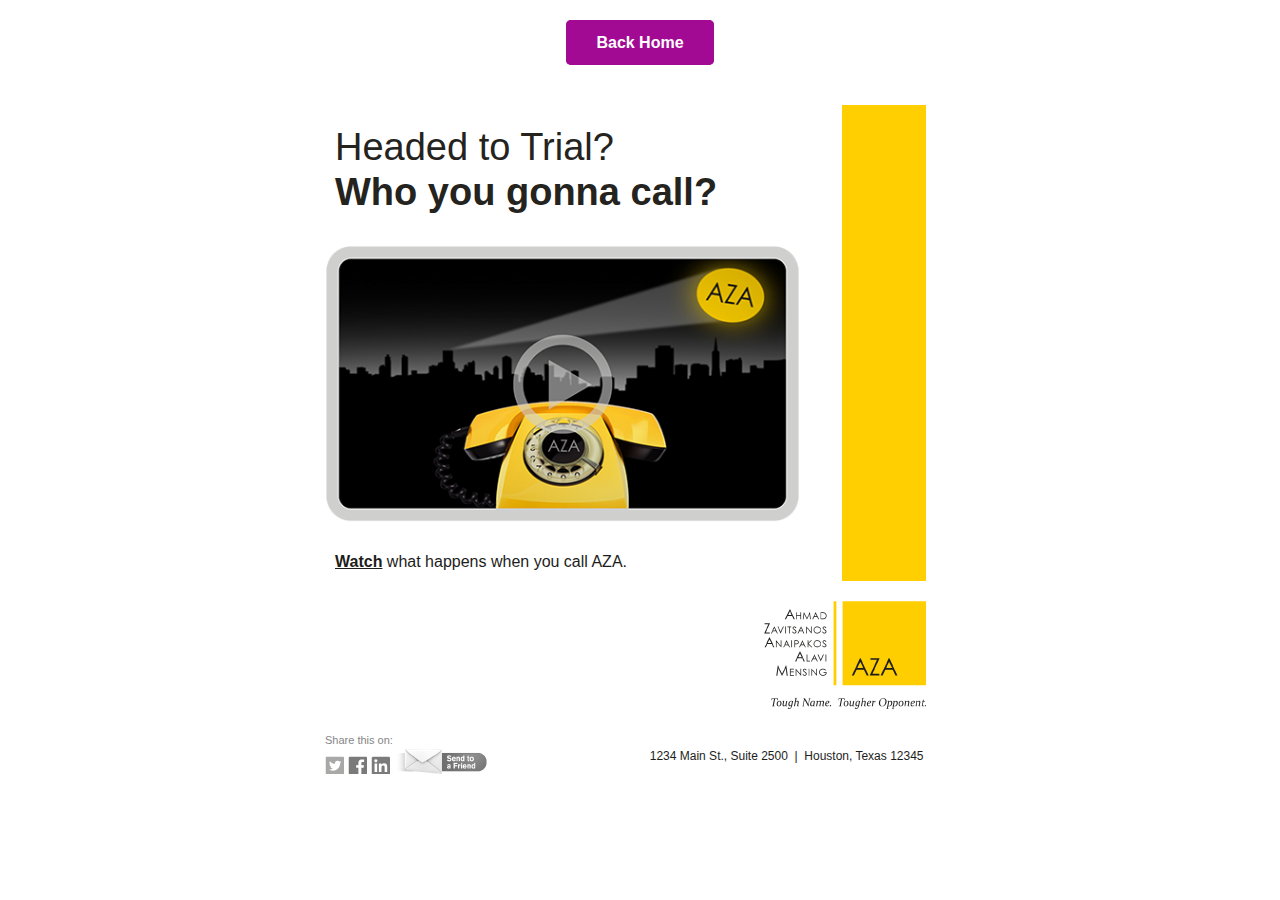
<file: emails/headed-to-trial.html>
<!doctype html>
<html>
<head>
<meta charset="UTF-8">
<meta name="viewport" content="width=device-width, initial-scale=1.0">
<meta http-equiv="X-UA-Compatible" content="IE=edge">
<title>Where have all the jury trials gone?</title>
<style type="text/css">
html, body {
	margin: 0 !important;
	padding: 0 !important;
	width: 100% !important;
	}
* {
-ms-text-size-adjust: 100%;
-webkit-text-size-adjust: 100%;
}
.ExternalClass {
	width: 100%;
	}
div[style*="margin: 16px 0"] {
	margin: 0 !important;
	}
table,  td {
	mso-table-lspace: 0pt !important;
	mso-table-rspace: 0pt !important;
	}
table {
	border-spacing: 0 !important;
	border-collapse: collapse !important;
	table-layout: fixed !important;
	margin: 0 auto !important;
	}
table table table {
	table-layout: auto;
	}
img {
	-ms-interpolation-mode: bicubic;
	}
.yshortcuts a {
	border-bottom: none !important;
	}
a[x-apple-data-detectors] {
	color: inherit !important;
	}
.button-td,
.button-a {
	transition: all 100ms ease-in;
	}
.button-td:hover,
.button-a:hover {
	background: #555555 !important;
	border-color: #555555 !important;
	}
	/* Media Queries */
	@media screen and (max-width: 649px) {
		.email-container {
			width: 100% !important;
		}
		.fluid,
		.fluid-centered {
			max-width: 100% !important;
			height: auto !important;
			margin-left: auto !important;
			margin-right: auto !important;
		}
		.fluid-centered {
			margin-left: auto !important;
			margin-right: auto !important;
		}
		.stack-column,
		.stack-column-center {
			display: block !important;
			width: 100% !important;
			max-width: 100% !important;
			direction: ltr !important;
		}
		.stack-column-center {
			text-align: center !important;
		}
		.center-on-narrow {
     width: 100% !important;
			text-align: center !important;
			display: block !important;
			margin-left: auto !important;
			margin-right: auto !important;
      padding: 0 !important;
			float: none !important;
		}
		table.center-on-narrow {
			display: inline-block !important;
      margin: 0 auto !important;
		}
		.disappear-mob {
			display: none !important;
		}
		.mob-font-24 {font-size: 24px !important; line-height: 28px !important;}
		.mob-font-14 {font-size: 14px !important; line-height: 28px !important;}        
		.mob-font-9 {font-size: 9px !important; line-height: 14px !important;}
		span[id=switcher] {
		  display:block;
		  background-image: url(images/logo-02.png) !important;
		  background-repeat: no-repeat !important;
		  background-position: center !important;
		  width: 100% !important;
		  height: 108px !important;
		}
		img[id=switch] {display: none !important;}
  }			
	
</style>
</head>
<body bgcolor="#ffffff" width="100%" style="margin: 0;" yahoo="yahoo">
    <table bgcolor="#ffffff" cellpadding="0" cellspacing="0" border="0" height="100%" width="100%" style="border-collapse:collapse;">
      <tr>
        <td>
		<center style="width: 100%;">
<!-- // Preheader Text -->
		<div style="display:none;font-size:1px;line-height:1px;max-height:0px;max-width:0px;opacity:0;overflow:hidden;mso-hide:all;font-family: sans-serif;"> 
		See why you should take us to court.</div>
<!-- Preheader Text // --> 
            
<!-- // Email Body -->
		<table cellspacing="0" cellpadding="0" border="0" align="center" bgcolor="#ffffff" width="650" class="email-container">
      <tr>
          <td>
           <table width="100%" border="0" align="left" cellpadding="0" cellspacing="0" class="fluid-centered">
              <tr>
                <td height="20" style="line-height:1px;font-size:1px;"> </td>
              </tr>      
      <!-- // Button -->
              <tr>
                <td valign="top" width="100%">
                  <table border="0" cellpadding="0" cellspacing="0" align="center">
                    <tr>
                      <td height="45" style="text-align: center; background-color:#a30a93;font-family: myriad-pro, sans-serif; border-radius:5px;">
                      <a class="msoAltFont" href="../index.html#work" target="_parent" style="mso-padding-alt:10px;mso-line-height-rule:exactly;line-height:45px;padding: 0 30px;display:block;text-decoration:none;text-align:center;font-weight:600;font-size:16px;color:#ffffff;background-color:#a30a93;border-radius:5px;">Back Home</a>
                      </td>
                  </tr>
                </table>
              </td>
            </tr>
      <!-- Button // -->
              <tr>
                <td height="40" style="line-height:1px;font-size:1px;"> </td>
              </tr>      
            </table>
          </td>
      </tr>
			<tr>
				<td style="padding: 0">
				<table cellpadding="0" cellspacing="0" width="100%" align="center">
					<tr>
						<td width="81%" class="stack-column-center">
						<table cellpadding="0" cellspacing="0" width="100%" align="center">
							<tr>
								<td style="padding: 20px 20px 30px; text-align: left; font-family: arial, sans-serif; font-size: 38px; mso-height-rule: exactly; line-height: 45px; color: #25231e;" class="mob-font-24">
								Headed to Trial?<br>
                                <strong>Who you gonna call?</strong>
								</td>
							</tr>
							<tr>
								<td style="padding: 0 10px; text-align: left; font-family: arial, sans-serif; font-size: 38px; mso-height-rule: exactly; line-height: 40px; color: #25231e;">
								<a href="#trackinglink#" target="_blank"><img src="images/who-you-gonna-call-hero.png" alt="AZA - Who you gonna call?" border="0" width="475" height="278" class="fluid" style="display: block;"></a>
								</td>
							</tr>
							<tr>
								<td height="20">&nbsp;</td>
							</tr>
							<tr>
								 <td valign="top" width="66.66%" style="padding: 10px 20px; text-align: left; font-family: arial, sans-serif; font-size: 16px; mso-height-rule: exactly; line-height: 18px; color: #1d1d1b;" class="mob-font-14"><a href="#trackinglink#" target="_blank" style="font-weight: bold; color: #1d1d1b;">Watch</a> what happens when you call AZA.
                                </td>
						    </tr>
						</table>
						</td>
						<td bgcolor="#ffcf01" width="13%" class="disappear-mob">&nbsp;
						</td>
						<td width="6%" class="disappear-mob">&nbsp;
						</td>
						
					</tr>
				</table>
				</td>
			</tr>
<!-- Grid of pictures // -->
<!-- // AZA icon -->
			<tr>
				<td style="padding: 20px 0 0">
				<table cellpadding="0" cellspacing="0" width="100%" align="center">
					<tr>
						<td width="94%" style="padding: 0; text-align: right">
						<span id="switcher"><a href="#trackinglink#"><img id="switch" src="images/aza-icon.png" width="163" height="108" alt="AZA - Ahmad, Zavitsanos, Anaipakos, Alavi, Mensing. Tough Name. Tougher Opponent." border="0"></a></span>
						</td>
						<td width="6%" class="disappear-mob">&nbsp;
						</td>
						
					</tr>
				</table>
				</td>
			</tr>
			
<!-- AZA icon // -->
<!-- // Email Footer  -->
		<tr>
			<td dir="rtl" align="center" style="padding: 20px 10px" valign="top" width="100%">
			<table align="center" border="0" cellpadding="0" cellspacing="0" width="100%">
				<tr>
					<td width="5%" class="disappear-mob">&nbsp;
					</td>
					<td dir="ltr" class="stack-column-center" width="60%">
					<table align="center" border="0" cellpadding="0" cellspacing="0" width="100%">
						<tr>
						<td class="center-on-narrow mob-font-9" valign="top" style="padding-bottom: 10px; text-align: right; font-family: arial, sans-serif; font-size: 12px; mso-height-rule: exactly; line-height: 14px; color: #1d1d1b;">1234 Main St., Suite 2500&nbsp;&nbsp;|&nbsp;&nbsp;Houston, Texas 12345</td>
						</tr>
					</table>
					</td>
					<td dir="ltr" class="stack-column-center" width="35%" valign="top" style="padding-bottom: 10px;">
					<table align="center" border="0" cellpadding="0" cellspacing="0" width="100%">
						<tr>
							<td style="font-size:11px; font-family:Arial, sans-serif; line-height:14px; color:#858585; mso-line-height-rule:exactly;">
							Share this on:
							</td>
						</tr>
						<tr>
							<td class="center-on-narrow" valign="bottom">
                            <a href="#trackinglink#" target="_blank"><img alt="Twitter" height="18" src="images/twitter.png" width="19" border="0"></a>&nbsp;<a href="#trackinglink#" target="_blank"><img alt="Facebook" height="18" src="images/facebook.png" width="19" border="0"></a>&nbsp;<a href="#trackinglink#" target="_blank"><img alt="LinkedIn" height="18" src="images/linkedin.png" width="19" border="0"></a>&nbsp;<a href="#trackinglink#" target="_blank"><img alt="Email" height="27" src="images/email.png" width="93" border="0"></a>
							</td>
						</tr>
					</table>
					</td>
				</tr>
			</table>
			</td>
		</tr>
<!-- Email Footer // -->
      </table>
<!-- Email Body // --> 
          </center>
		  </td>
      </tr>
    </table>
</body>
</html>
</file>
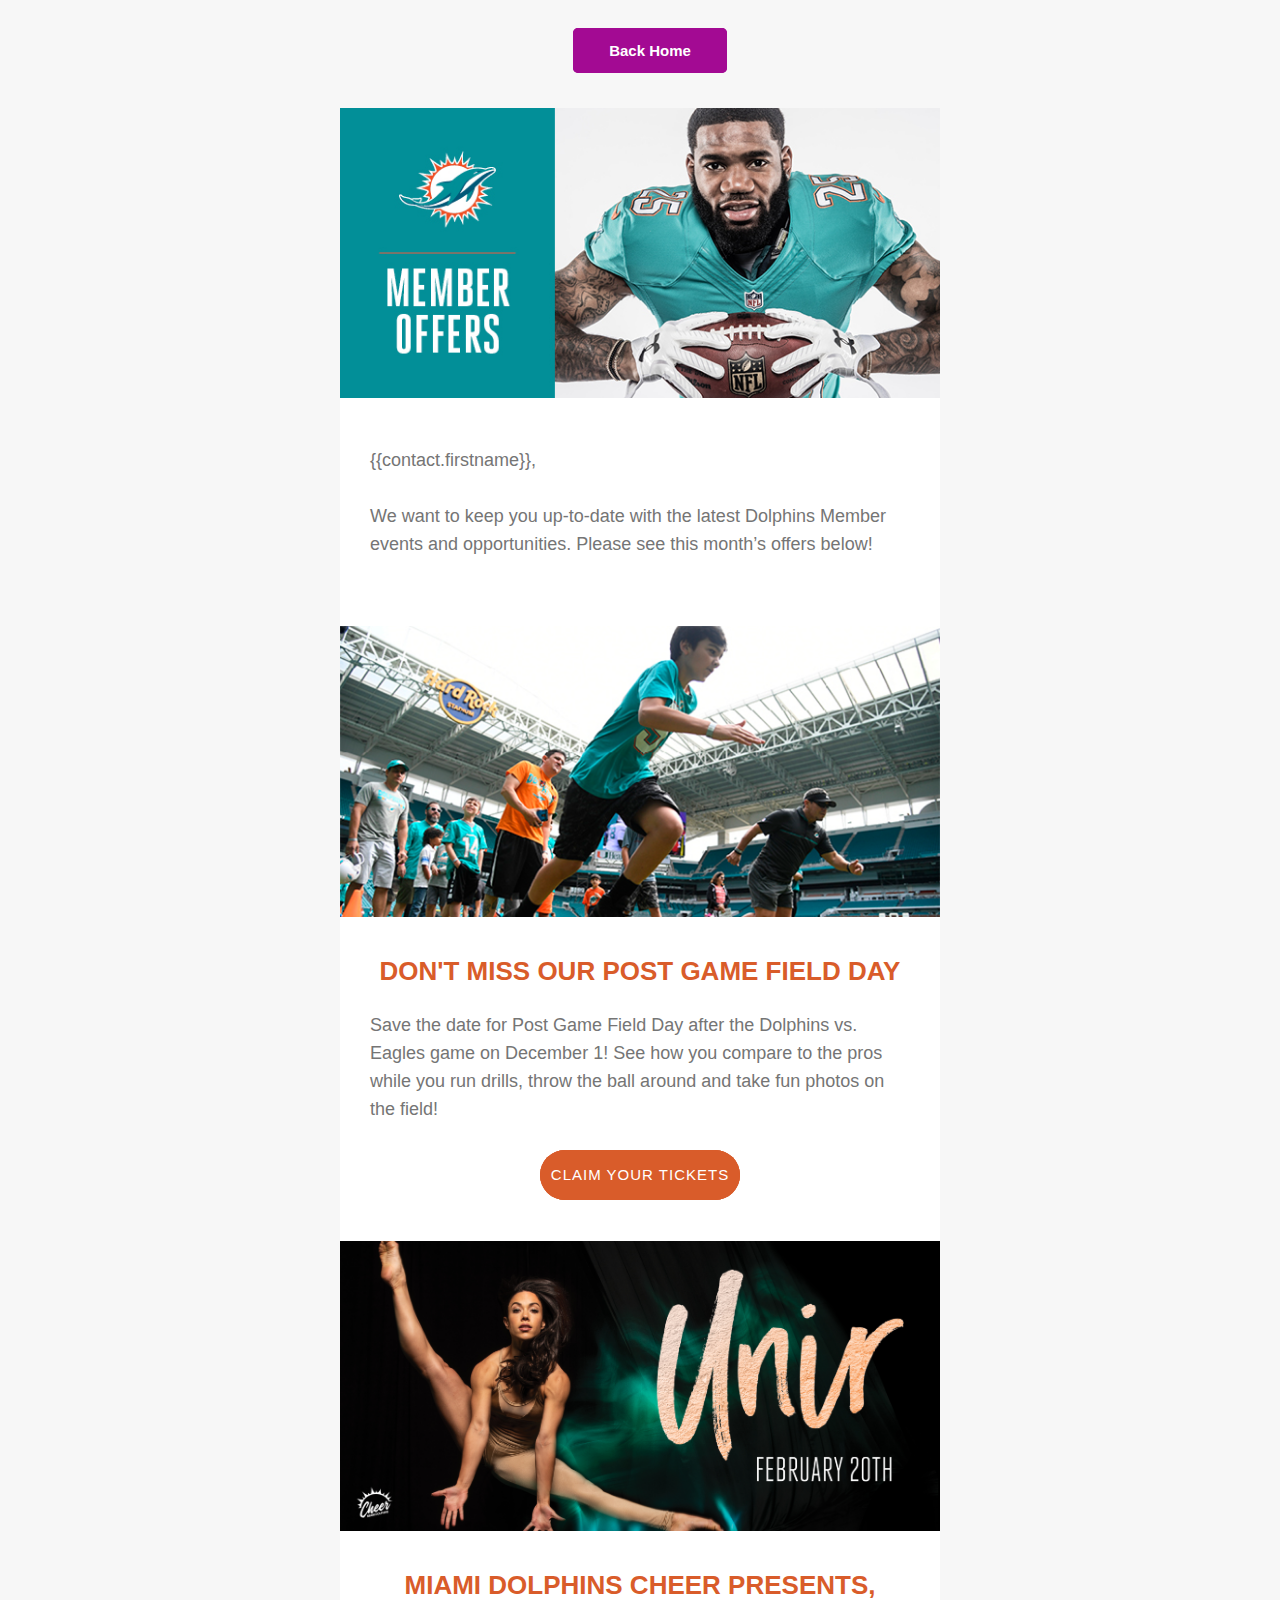
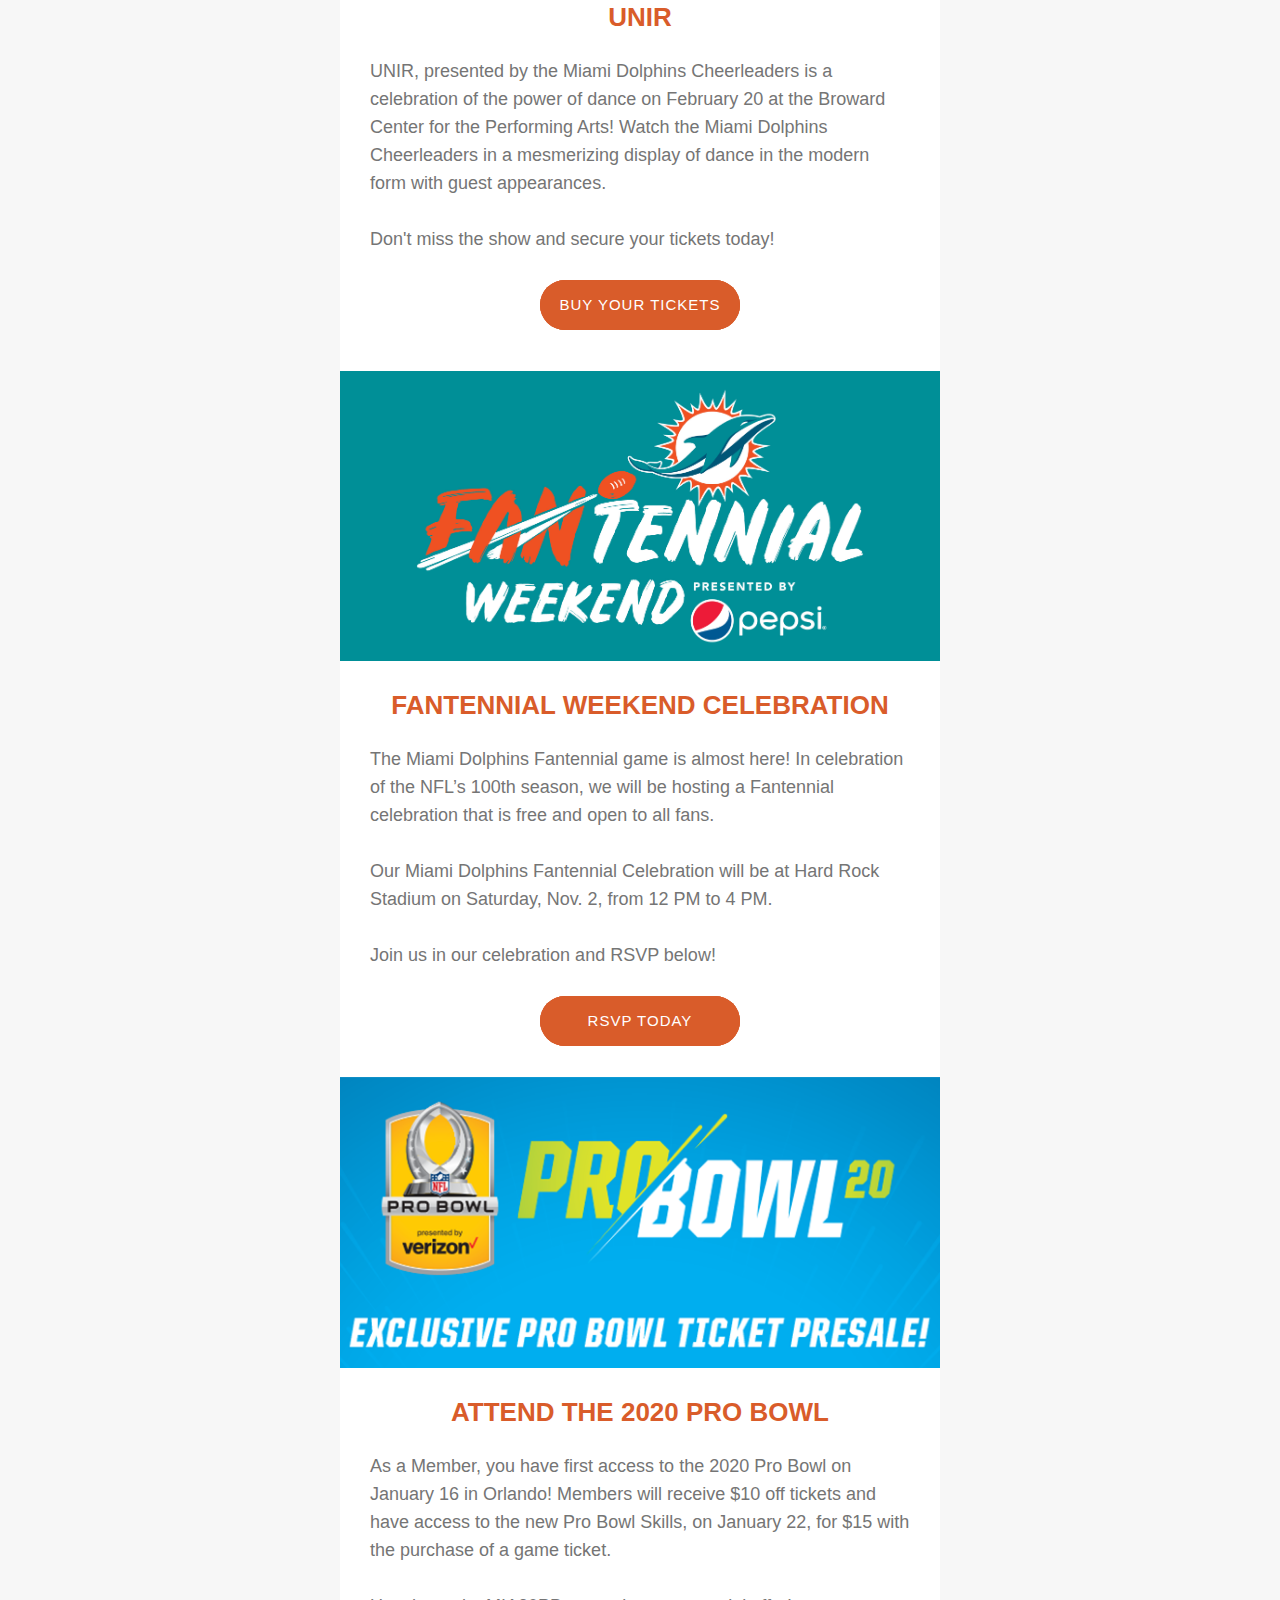
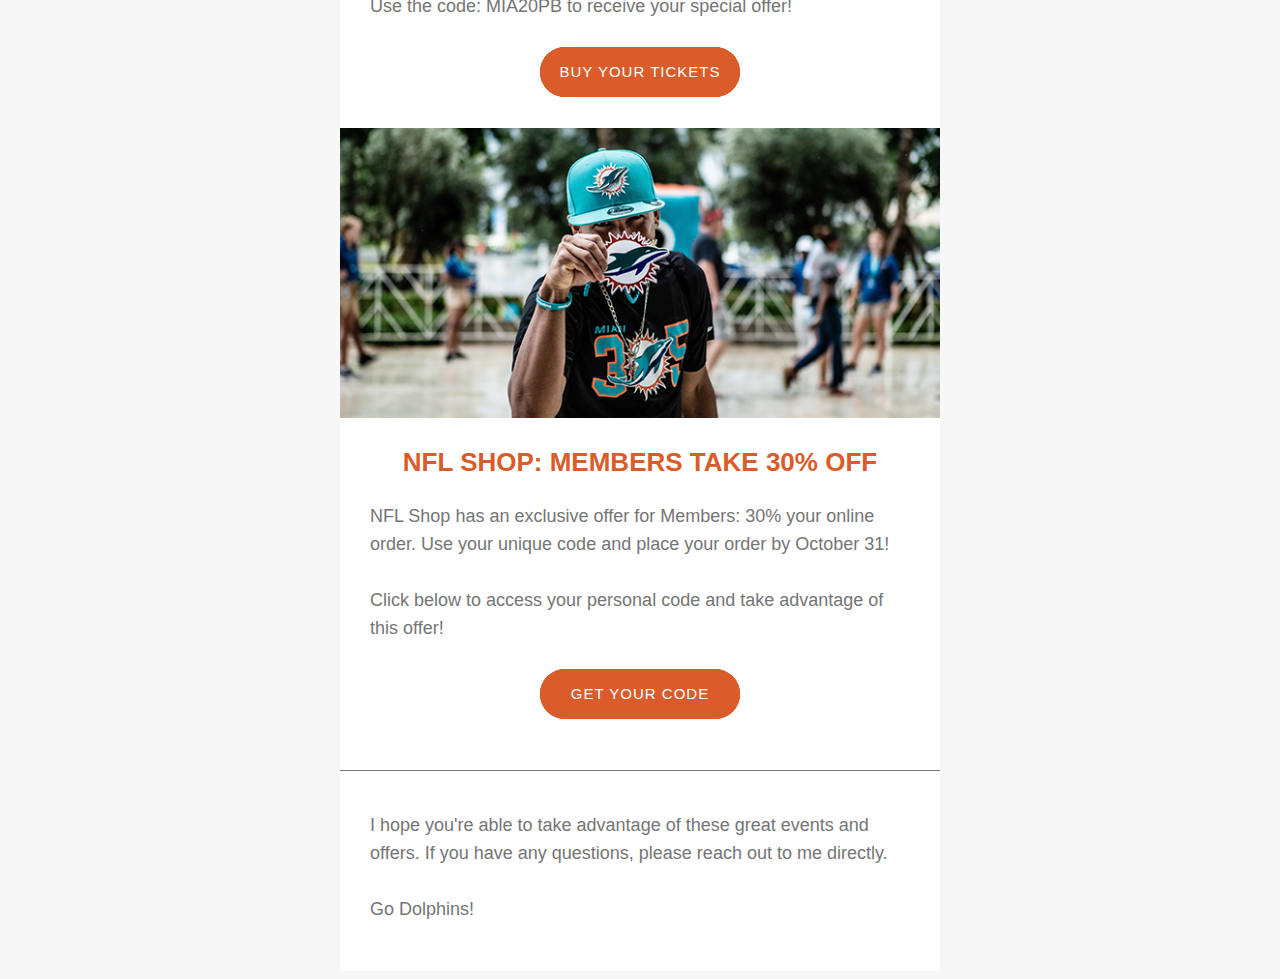
<file: emails/miami-dolphins.html>
<!DOCTYPE html PUBLIC "-//W3C//DTD XHTML 1.0 Transitional//EN" "http://www.w3.org/TR/xhtml1/DTD/xhtml1-transitional.dtd"><html><head>
	<meta content="text/html; charset=utf-8" http-equiv="Content-Type">
	<meta content="width=device-width, initial-scale=1.0" name="viewport">
	<title>My Email Subject</title>
	<meta name="referrer" content="never">
	<meta name="type" type="xrm/designer/setting" value="marketing-designer-content-editor-document">
	<meta name="layout-editable" type="xrm/designer/setting" value="marketing-designer-layout-editable">
	<meta datatype="text" label="Layout max width" name="layout-max-width" type="xrm/designer/setting" value="600px">
	<meta datatype="font" label="Font Family" name="font-family" type="xrm/designer/setting" value="Helvetica, Arial, sans-serif">
	<meta datatype="text" label="Body Font Size" name="body-text-size" type="xrm/designer/setting" value="14px">
	<meta datatype="color" label="Outer Background" name="outer-background" type="xrm/designer/setting" value="#f7f7f7">
	<meta datatype="color" label="Body Text Color" name="body-text-color" type="xrm/designer/setting" value="#757575">

	<style type="text/css">
		/*Avenir Family*/

		@font-face {
			font-family: 'AvenirLTStd-Black_gdi';
			src: url(https://hardrockstadium.com/wp-content/uploads/2018/04/AvenirLTStd-Black_gdi.ttf) format('woff');
			font-weight: bold;
			font-style: normal;
		}

		@font-face {
			font-family: 'AvenirLTStd-Black_gdi';
			src: url(https://hardrockstadium.com/wp-content/uploads/2018/04/AvenirLTStd-Book_gdi.eot);
		}

		@font-face {
			font-family: 'AvenirLTStd-Light_gdi';
			src: url(https://hardrockstadium.com/wp-content/uploads/2018/04/AvenirLTStd-Light_gdi.ttf) format('woff');
			font-weight: light;
			font-style: normal;
		}

		@font-face {
			font-family: 'AvenirLTStd-Light_gdi';
			src: url(https://hardrockstadium.com/wp-content/uploads/2018/04/AvenirLTStd-Light_gdi.eot);
		}

		@font-face {
			font-family: 'AvenirLTStd-Book_gdi';
			src: url(https://hardrockstadium.com/wp-content/uploads/2018/04/AvenirLTStd-Black_gdi.ttf) format('woff');
			font-weight: light;
			font-style: normal;
		}

		@font-face {
			font-family: 'AvenirLTStd-Book_gdi';
			src: url(https://hardrockstadium.com/wp-content/uploads/2018/04/AvenirLTStd-Book_gdi.eot);
		}

		body {
			font-family: /* @font-family */
			Helvetica, Arial, sans-serif/* @font-family */
			;
			font-size: /* @body-text-size */
			14px/* @body-text-size */
			;
			background-color: /* @outer-background */
			#f7f7f7/* @outer-background */
			;
			color: /* @body-text-color */
			#757575/* @body-text-color */
			;
		}

		[data-layout="true"] {
			margin: 0 auto;
			max-width: /* @layout-max-width */
			600px/* @layout-max-width */
			;
		}

		p {
			margin: 0px;
			padding: 0px;
		}

		p a {
			color: #d95c2a !important;
			text-decoration: none !important;
			font-weight: 600;
		}

		[data-layout="true"] {
			margin: 0 auto;
			max-width: /* @layout-max-width */
			600px/* @layout-max-width */
			;
		}
		.margin-30 {margin-left: 30px; margin-right: 30px;}		

		@media only screen and (max-width: 768px) {
			.columnContainer {
				flex: 1 1 0%;
				width: 100% !important;
				padding: 10px 0px !important;
			}
		}
	</style>
<!--[if mso]>
<style type="text/css">
		p a {color: #d95c2a !important; text-decoration: none !important; font-weight: 600;}
</style>
<![endif]-->
	
	<meta name="html-editor">
</head>

<body>
	<div data-layout="true">
		<div data-section="true" style="padding-top: 10px;">
			<div style="display: block; width: 100%;">
				<div style="clear:both;"></div>
				<div data-container="true" class="columnContainer" data-container-width="100" style="display: block; min-height: 70px; min-width: 15px;width: 600.00px; padding: 10px; float: left; word-wrap: break-word; word-break: break-word;flex-direction: column; flex-shrink: 0;flex: 0 0 600.00px;">
					<div data-editorblocktype="Button" align="center" class="buttonWrapper"><table cellpadding="0" cellspacing="0" border="0"><tr><td><table border="0" cellpadding="0" cellspacing="0" width="150" align="left" style="width: 150px; color: #ffffff; border-collapse: separate !important; border-radius: 5px; background-color: #a30a93;"><tbody><tr><td align="center" valign="center" height="41" style="
                vertical-align: middle;
                align-content: center;
                text-align: center;
                border-radius: 5px;
                border-style: solid;
                border-color: #a30a93;
                border-width: 2px;
                background-color: #a30a93;
                color: #ffffff;
            "><a class="buttonClass" href="../index.html#work" rel="noopener" style="text-align: center; margin-right: auto; margin-left: 0px; display: block; font-weight: bold;background-color: #a30a93; line-height: 41px;color: #ffffff; width: 150px; border-radius: 5px;border-width: ;border-style: ;border-color: ; border-image-slice: initial; border-image-outset: initial; text-decoration: none !important;mso-hide: none !important;border: none;" target="_parent"><span style="font-size:15px; font-family:'HelveticaNeueLTStd', Arial, sans-serif; text-decoration: none;">Back Home</span> </a></td></tr></tbody></table></td></tr></table></div>
				</div>
				<div style="clear:both;"></div>
			</div>
		</div>
    
		<div data-section="true" style="padding: 0;">
			<div style="display: block;
            width: 100%;
        ;">
				<div style="clear:both;"></div>
				<div data-container="true" class="columnContainer" data-container-width="100" style="display: block; min-height: 70px; min-width: 20px;width: 600px; padding: 0px; float: left; word-wrap: break-word; word-break: break-word;flex-direction: column;">
					<div data-editorblocktype="Image">
						<div align="Center" class="imageWrapper">
							<a href="#trackinglink#" rel="noopener"><img alt="Member Offers" src="images/miami-dolphins-hero.jpg" style="max-height: 100%; max-width: 100%;"></a>
						</div>



					</div>
				</div>
				<div style="clear:both;"></div>
			</div>
		</div>

		<div data-section="true" style="background-color: rgb(255, 255, 255); padding: 40px 0;" class="">
			<div style="display: block;
            width: 100%;
        ;">
				<div style="clear:both; font-size: 14px; font-family: Helvetica, sans-serif; color: #008e97; text-transform: uppercase; font-weight: 600; letter-spacing:3px; line-height: 130%;" align="left;"></div>
				<div data-container="true" class="columnContainer" data-container-width="100" style="display: block; min-height: 70px; min-width: 20px;width: 600px; padding: 0px; float: left; word-wrap: break-word; word-break: break-word;flex-direction: column;">
					

					<div data-editorblocktype="Divider">
						<div align="center" class="dividerWrapper">
							<table class="" style="padding: 0px; margin: 0px; width: 100%">
								<tbody>
									<tr style="padding: 0px;">
										<td style="margin: 0px; padding: 0px; vertical-align: top;">
										<p style="margin: 0px; padding: 0px; border-bottom: 4px solid rgb(255, 255, 255); line-height: 0px; width: 100%;"><span><!--[if gte mso 9]><br/><![endif]-->&nbsp;</span></p>
										</td>
									</tr>
								</tbody>
							</table>
							</div>
					</div>
					<div data-editorblocktype="Text" class="margin-30">
						<p bgcolor="#ffffff;" style="padding: 0px 0px 0px 0px; font-size: 18px; line-height: 28px; font-family: 'AvenirLTStd-Light_gdi', Helvetica, Arial, sans-serif;  color: #757575; font-weight: 200;">{{contact.firstname}},<br>
						<br>
						We want to keep you up-to-date with the latest Dolphins Member events and opportunities. Please see this month’s offers below!<br>
						&nbsp;</p>
					</div>
				</div>
				<div style="clear:both;"></div>
			</div>
		</div>

		<div data-section="true" style="background-color: rgb(255, 255, 255); padding: 0px;">
			<div style="display: block;
            width: 100%;
        ;">
				<div style="clear:both;"></div>
				<div data-container="true" class="columnContainer" data-container-width="100" style="display: block; min-height: 70px; min-width: 20px;width: 600px; padding: 0px; float: left; word-wrap: break-word; word-break: break-word;flex-direction: column;">
					<div data-editorblocktype="Image">
						<div align="Center" class="imageWrapper">
							<a href="#trackinglink#" rel="noopener"><img alt="Field Day" src="images/miami-dolphins-hero-2.png" style="max-height: 100%; max-width: 100%;"></a>
						</div>



					</div>
				</div>
				<div style="clear:both;"></div>
			</div>
		</div>

		<div data-section="true" style="background-color: rgb(255, 255, 255); padding: 30px 0;" class="">
			<div style="display: block;
            width: 100%;
        ;">
				<div style="clear:both; font-size: 14px; font-family: Helvetica, sans-serif; color: #008e97; text-transform: uppercase; font-weight: 600; letter-spacing:3px; line-height: 130%;" align="left;"></div>
				<div data-container="true" class="columnContainer" data-container-width="100" style="display: block; min-height: 70px; min-width: 20px;width: 600px; padding: 0px; float: left; word-wrap: break-word; word-break: break-word;flex-direction: column;">
					<div data-editorblocktype="Divider">
						<div align="center" class="dividerWrapper">
							<table style="padding: 0px; margin: 0px; width: 100%">
								<tbody>
									<tr style="padding: 0px;">
										<td style="margin: 0px; padding: 0px; vertical-align: top;">
										<p style="margin: 0px; padding: 0px; border-bottom: 4px solid rgb(255, 255, 255); line-height: 0px; width: 100%;"><span><!--[if gte mso 9]><br/><![endif]-->&nbsp;</span></p>
										</td>
									</tr>
								</tbody>
							</table>
							</div>
					</div>
					<div data-editorblocktype="Text" class="margin-30">
						<p bgcolor="#ffffff;" style="padding: 0px 0px 0px 0px; font-size: 26px; line-height: 32px; font-family: 'AvenirLTStd-Light_gdi', Helvetica, Arial, sans-serif;  color: #d95c2a; font-weight: 600; text-transform: uppercase; text-align: center;">Don't Miss Our Post Game Field Day</p>
					</div>
					<div data-editorblocktype="Divider">
						<div align="center" class="dividerWrapper">
							<table class="" style="padding: 0px; margin: 0px; width: 100%">
								<tbody>
									<tr style="padding: 0px;">
										<td style="margin: 0px; padding: 0px; vertical-align: top;">
										<p style="margin: 0px; padding: 0px; border-bottom: 20px solid rgb(255, 255, 255); line-height: 0px; width: 100%;"><span><!--[if gte mso 9]><br/><![endif]-->&nbsp;</span></p>
										</td>
									</tr>
								</tbody>
							</table>
							</div>
					</div>					
					<div data-editorblocktype="Text" class="margin-30">
						<p bgcolor="#ffffff;" style="padding: 0px 0px 0px 0px; font-size: 18px; line-height: 28px; font-family: 'AvenirLTStd-Light_gdi', Helvetica, Arial, sans-serif;  color: #757575; font-weight: 200;">Save the date for Post Game Field Day after the Dolphins vs. Eagles game on <b>December 1</b>! See how you compare to the pros while you run drills, throw the ball around and take fun photos on the field!</p>
					</div>
					<div data-editorblocktype="Divider">
						<div align="center" class="dividerWrapper">
							<table style="padding: 0px; margin: 0px; width: 100%">
								<tbody>
									<tr style="padding: 0px;">
										<td style="margin: 0px; padding: 0px; vertical-align: top;">
										<p style="margin: 0px; padding: 0px; border-bottom: 20px solid rgb(255, 255, 255); line-height: 0px; width: 100%;"><span><!--[if gte mso 9]><br/><![endif]-->&nbsp;</span></p>
										</td>
									</tr>
								</tbody>
							</table>
							</div>
					</div>
					<div data-editorblocktype="Button" align="center" class="margin-30"><table style="
                width: 100%;
            "><tr><td><table border="0" cellpadding="0" cellspacing="0" width="200" align="center" style="width: 200px; color: rgb(255, 255, 255); border-collapse: separate !important; border-radius: 50px; background-color: #d95c2a;"><tbody><tr><td align="center" valign="center" height="50" style="
                vertical-align: middle;
                align-content: center;
                text-align: center;
                border-radius: 50px;
                border-style: none;
                border-color: rgb(255, 255, 255);
                border-width: 0px;
                background-color: #d95c2a;
                color: rgb(255, 255, 255);
            "><a class="buttonClass" data-msdyn-tracking-id="5bf260d880b6a1586295247235" href="#trackinglink#" style="text-align: center; margin-right: auto; margin-left: auto; display: block; font-weight: bold; text-decoration: none;background-color: #d95c2a; line-height: 50px;color: rgb(255, 255, 255); width: 200px; border-radius: 50px;border-width: ;border-style: ;border-color: ; border-image-slice: initial; border-image-outset: initial;mso-hide: none !important;border: none;"><span style="font-size:15px; font-family: 'AvenirLTStd-Light_gdi', Helvetica, Arial, sans-serif; letter-spacing:1px; font-weight: normal; text-transform: uppercase;">Claim Your Tickets</span></a></td></tr></tbody></table></td></tr></table></div>
					<div data-editorblocktype="Divider">
						<div align="center" class="dividerWrapper">
							<table style="padding: 0px; margin: 0px; width: 100%">
								<tbody>
									<tr style="padding: 0px;">
										<td style="margin: 0px; padding: 0px; vertical-align: top;">
										<p style="margin: 0px; padding: 0px; border-bottom: 4px solid rgb(255, 255, 255); line-height: 0px; width: 100%;"><span><!--[if gte mso 9]><br/><![endif]-->&nbsp;</span></p>
										</td>
									</tr>
								</tbody>
							</table>
							</div>
					</div>

				</div>
				<div style="clear:both;"></div>
			</div>
		</div>
		<div data-section="true" style="background-color: rgb(255, 255, 255); padding: 0px;">
			<div style="display: block;
            width: 100%;
        ;">
				<div style="clear:both;"></div>
				<div data-container="true" class="columnContainer" data-container-width="100" style="display: block; min-height: 70px; min-width: 20px;width: 600px; padding: 0px; float: left; word-wrap: break-word; word-break: break-word;flex-direction: column;">
					<div data-editorblocktype="Image">
						<div align="Center" class="imageWrapper">
							<a href="#trackinglink#" rel="noopener"><img alt="Unir February 20th" src="images/miami-dolphins-hero-3.jpg" style="max-height: 100%; max-width: 100%;"></a>
						</div>



					</div>
				</div>
				<div style="clear:both;"></div>
			</div>
		</div>

		<div data-section="true" style="background-color: rgb(255, 255, 255); padding: 30px 0;" class="">
			<div style="display: block;
            width: 100%;
        ;">
				<div style="clear:both; font-size: 14px; font-family: Helvetica, sans-serif; color: #008e97; text-transform: uppercase; font-weight: 600; letter-spacing:3px; line-height: 130%;" align="left;"></div>
				<div data-container="true" class="columnContainer" data-container-width="100" style="display: block; min-height: 70px; min-width: 20px;width: 600px; padding: 0px; float: left; word-wrap: break-word; word-break: break-word;flex-direction: column;">
					<div data-editorblocktype="Divider">
						<div align="center" class="dividerWrapper">
							<table style="padding: 0px; margin: 0px; width: 100%">
								<tbody>
									<tr style="padding: 0px;">
										<td style="margin: 0px; padding: 0px; vertical-align: top;">
										<p style="margin: 0px; padding: 0px; border-bottom: 4px solid rgb(255, 255, 255); line-height: 0px; width: 100%;"><span><!--[if gte mso 9]><br/><![endif]-->&nbsp;</span></p>
										</td>
									</tr>
								</tbody>
							</table>
							</div>
					</div>
					<div data-editorblocktype="Text" class="margin-30">
						<p bgcolor="#ffffff;" style="padding: 0px 0px 0px 0px; font-size: 26px; line-height: 32px; font-family: 'AvenirLTStd-Light_gdi', Helvetica, Arial, sans-serif;  color: #d95c2a; font-weight: 600; text-transform: uppercase; text-align: center;">Miami Dolphins Cheer presents, UNIR</p>
					</div>
					<div data-editorblocktype="Divider">
						<div align="center" class="dividerWrapper">
							<table class="" style="padding: 0px; margin: 0px; width: 100%">
								<tbody>
									<tr style="padding: 0px;">
										<td style="margin: 0px; padding: 0px; vertical-align: top;">
										<p style="margin: 0px; padding: 0px; border-bottom: 20px solid rgb(255, 255, 255); line-height: 0px; width: 100%;"><span><!--[if gte mso 9]><br/><![endif]-->&nbsp;</span></p>
										</td>
									</tr>
								</tbody>
							</table>
							</div>
					</div>					
					<div data-editorblocktype="Text" class="margin-30">
						<p bgcolor="#ffffff;" style="padding: 0px 0px 0px 0px; font-size: 18px; line-height: 28px; font-family: 'AvenirLTStd-Light_gdi', Helvetica, Arial, sans-serif;  color: #757575; font-weight: 200;">UNIR, presented by the Miami Dolphins Cheerleaders is a celebration of the power of dance on February 20 at the Broward Center for the Performing Arts! Watch the Miami Dolphins Cheerleaders in a mesmerizing display of dance in the modern form with guest appearances.  <br><br> Don't miss the show and secure your tickets today!</p>
					</div>
					<div data-editorblocktype="Divider">
						<div align="center" class="dividerWrapper">
							<table style="padding: 0px; margin: 0px; width: 100%">
								<tbody>
									<tr style="padding: 0px;">
										<td style="margin: 0px; padding: 0px; vertical-align: top;">
										<p style="margin: 0px; padding: 0px; border-bottom: 20px solid rgb(255, 255, 255); line-height: 0px; width: 100%;"><span><!--[if gte mso 9]><br/><![endif]-->&nbsp;</span></p>
										</td>
									</tr>
								</tbody>
							</table>
							</div>
					</div>
					<div data-editorblocktype="Button" align="center" class="margin-30"><table style="
                width: 100%;
            "><tr><td><table border="0" cellpadding="0" cellspacing="0" width="200" align="center" style="width: 200px; color: rgb(255, 255, 255); border-collapse: separate !important; border-radius: 50px; background-color: #d95c2a;"><tbody><tr><td align="center" valign="center" height="50" style="
                vertical-align: middle;
                align-content: center;
                text-align: center;
                border-radius: 50px;
                border-style: none;
                border-color: rgb(255, 255, 255);
                border-width: 0px;
                background-color: #d95c2a;
                color: rgb(255, 255, 255);
            "><a class="buttonClass" data-msdyn-tracking-id="5bf260d880b6a1586295247235" href="#trackinglink#" style="text-align: center; margin-right: auto; margin-left: auto; display: block; font-weight: bold; text-decoration: none;background-color: #d95c2a; line-height: 50px;color: rgb(255, 255, 255); width: 200px; border-radius: 50px;border-width: ;border-style: ;border-color: ; border-image-slice: initial; border-image-outset: initial;mso-hide: none !important;border: none;"><span style="font-size:15px; font-family: 'AvenirLTStd-Light_gdi', Helvetica, Arial, sans-serif; letter-spacing:1px; font-weight: normal; text-transform: uppercase;">Buy Your Tickets</span></a></td></tr></tbody></table></td></tr></table></div>
					<div data-editorblocktype="Divider">
						<div align="center" class="dividerWrapper">
							<table style="padding: 0px; margin: 0px; width: 100%">
								<tbody>
									<tr style="padding: 0px;">
										<td style="margin: 0px; padding: 0px; vertical-align: top;">
										<p style="margin: 0px; padding: 0px; border-bottom: 4px solid rgb(255, 255, 255); line-height: 0px; width: 100%;"><span><!--[if gte mso 9]><br/><![endif]-->&nbsp;</span></p>
										</td>
									</tr>
								</tbody>
							</table>
							</div>
					</div>

				</div>
				<div style="clear:both;"></div>
			</div>
		</div>
		<div data-section="true" style="background-color: rgb(255, 255, 255); padding: 0px;">
			<div style="display: block;
            width: 100%;
        ;">
				<div style="clear:both;"></div>
				<div data-container="true" class="columnContainer" data-container-width="100" style="display: block; min-height: 70px; min-width: 20px;width: 600px; padding: 0px; float: left; word-wrap: break-word; word-break: break-word;flex-direction: column;">
					<div data-editorblocktype="Image">
						<div align="Center" class="imageWrapper">
							<a href="#trackinglink#" rel="noopener"><img alt="Fantennial Weekend Presented by Pepsi" src="images/miami-dolphins-hero-4.jpg" style="max-height: 100%; max-width: 100%;"></a>
						</div>



					</div>
				</div>
				<div style="clear:both;"></div>
			</div>
		</div>

		<div data-section="true" style="background-color: rgb(255, 255, 255); padding: 20px 0;" class="">
			<div style="display: block;
            width: 100%;
        ;">
				<div style="clear:both; font-size: 14px; font-family: Helvetica, sans-serif; color: #008e97; text-transform: uppercase; font-weight: 600; letter-spacing:3px; line-height: 130%;" align="left;"></div>
				<div data-container="true" class="columnContainer" data-container-width="100" style="display: block; min-height: 70px; min-width: 20px;width: 600px; padding: 0px; float: left; word-wrap: break-word; word-break: break-word;flex-direction: column;">
					<div data-editorblocktype="Divider">
						<div align="center" class="dividerWrapper">
							<table style="padding: 0px; margin: 0px; width: 100%">
								<tbody>
									<tr style="padding: 0px;">
										<td style="margin: 0px; padding: 0px; vertical-align: top;">
										<p style="margin: 0px; padding: 0px; border-bottom: 4px solid rgb(255, 255, 255); line-height: 0px; width: 100%;"><span><!--[if gte mso 9]><br/><![endif]-->&nbsp;</span></p>
										</td>
									</tr>
								</tbody>
							</table>
							</div>
					</div>
					<div data-editorblocktype="Text" class="margin-30">
						<p bgcolor="#ffffff;" style="padding: 0px 0px 0px 0px; font-size: 26px; line-height: 32px; font-family: 'AvenirLTStd-Light_gdi', Helvetica, Arial, sans-serif;  color: #d95c2a; font-weight: 600; text-transform: uppercase; text-align: center;">Fantennial Weekend Celebration</p>
					</div>
					<div data-editorblocktype="Divider">
						<div align="center" class="dividerWrapper">
							<table class="" style="padding: 0px; margin: 0px; width: 100%">
								<tbody>
									<tr style="padding: 0px;">
										<td style="margin: 0px; padding: 0px; vertical-align: top;">
										<p style="margin: 0px; padding: 0px; border-bottom: 20px solid rgb(255, 255, 255); line-height: 0px; width: 100%;"><span><!--[if gte mso 9]><br/><![endif]-->&nbsp;</span></p>
										</td>
									</tr>
								</tbody>
							</table>
							</div>
					</div>					
					<div data-editorblocktype="Text" class="margin-30">
						<p bgcolor="#ffffff;" style="padding: 0px 0px 0px 0px; font-size: 18px; line-height: 28px; font-family: 'AvenirLTStd-Light_gdi', Helvetica, Arial, sans-serif;  color: #757575; font-weight: 200;">The Miami Dolphins Fantennial game is almost here! In celebration of the NFL’s 100th season, we will be hosting a Fantennial celebration that is free and open to all fans.<br><br>Our Miami Dolphins Fantennial Celebration will be at Hard Rock Stadium on Saturday, Nov. 2, from 12 PM to 4 PM. <br><br> Join us in our celebration and RSVP below!</p>
					</div>
					<div data-editorblocktype="Divider">
						<div align="center" class="dividerWrapper">
							<table style="padding: 0px; margin: 0px; width: 100%">
								<tbody>
									<tr style="padding: 0px;">
										<td style="margin: 0px; padding: 0px; vertical-align: top;">
										<p style="margin: 0px; padding: 0px; border-bottom: 20px solid rgb(255, 255, 255); line-height: 0px; width: 100%;"><span><!--[if gte mso 9]><br/><![endif]-->&nbsp;</span></p>
										</td>
									</tr>
								</tbody>
							</table>
							</div>
					</div>
					<div data-editorblocktype="Button" align="center" class="margin-30"><table style="
                width: 100%;
            "><tr><td><table border="0" cellpadding="0" cellspacing="0" width="200" align="center" style="width: 200px; color: rgb(255, 255, 255); border-collapse: separate !important; border-radius: 50px; background-color: #d95c2a;"><tbody><tr><td align="center" valign="center" height="50" style="
                vertical-align: middle;
                align-content: center;
                text-align: center;
                border-radius: 50px;
                border-style: none;
                border-color: rgb(255, 255, 255);
                border-width: 0px;
                background-color: #d95c2a;
                color: rgb(255, 255, 255);
            "><a class="buttonClass" data-msdyn-tracking-id="5bf260d880b6a1586295247235" href="#trackinglink#" style="text-align: center; margin-right: auto; margin-left: auto; display: block; font-weight: bold; text-decoration: none;background-color: #d95c2a; line-height: 50px;color: rgb(255, 255, 255); width: 200px; border-radius: 50px;border-width: ;border-style: ;border-color: ; border-image-slice: initial; border-image-outset: initial;mso-hide: none !important;border: none;"><span style="font-size:15px; font-family: 'AvenirLTStd-Light_gdi', Helvetica, Arial, sans-serif; letter-spacing:1px; font-weight: normal; text-transform: uppercase;">RSVP Today</span></a></td></tr></tbody></table></td></tr></table></div>
					<div data-editorblocktype="Divider">
						<div align="center" class="dividerWrapper">
							<table style="padding: 0px; margin: 0px; width: 100%">
								<tbody>
									<tr style="padding: 0px;">
										<td style="margin: 0px; padding: 0px; vertical-align: top;">
										<p style="margin: 0px; padding: 0px; border-bottom: 4px solid rgb(255, 255, 255); line-height: 0px; width: 100%;"><span><!--[if gte mso 9]><br/><![endif]-->&nbsp;</span></p>
										</td>
									</tr>
								</tbody>
							</table>
							</div>
					</div>

				</div>
				<div style="clear:both;"></div>
			</div>
		</div>
		<div data-section="true" style="background-color: rgb(255, 255, 255); padding: 0px;">
			<div style="display: block;
            width: 100%;
        ;">
				<div style="clear:both;"></div>
				<div data-container="true" class="columnContainer" data-container-width="100" style="display: block; min-height: 70px; min-width: 20px;width: 600px; padding: 0px; float: left; word-wrap: break-word; word-break: break-word;flex-direction: column;">
					<div data-editorblocktype="Image">
						<div align="Center" class="imageWrapper">
							<a href="#trackinglink#" rel="noopener"><img alt="Pro Bowl 20" src="images/miami-dolphins-hero-5.png" style="max-height: 100%; max-width: 100%;"></a>
						</div>



					</div>
				</div>
				<div style="clear:both;"></div>
			</div>
		</div>

		<div data-section="true" style="background-color: rgb(255, 255, 255); padding: 20px 0;" class="">
			<div style="display: block;
            width: 100%;
        ;">
				<div style="clear:both; font-size: 14px; font-family: Helvetica, sans-serif; color: #008e97; text-transform: uppercase; font-weight: 600; letter-spacing:3px; line-height: 130%;" align="left;"></div>
				<div data-container="true" class="columnContainer" data-container-width="100" style="display: block; min-height: 70px; min-width: 20px;width: 600px; padding: 0px; float: left; word-wrap: break-word; word-break: break-word;flex-direction: column;">
					<div data-editorblocktype="Divider">
						<div align="center" class="dividerWrapper">
							<table style="padding: 0px; margin: 0px; width: 100%">
								<tbody>
									<tr style="padding: 0px;">
										<td style="margin: 0px; padding: 0px; vertical-align: top;">
										<p style="margin: 0px; padding: 0px; border-bottom: 4px solid rgb(255, 255, 255); line-height: 0px; width: 100%;"><span><!--[if gte mso 9]><br/><![endif]-->&nbsp;</span></p>
										</td>
									</tr>
								</tbody>
							</table>
							</div>
					</div>
					<div data-editorblocktype="Text" class="margin-30">
						<p bgcolor="#ffffff;" style="padding: 0px 0px 0px 0px; font-size: 26px; line-height: 32px; font-family: 'AvenirLTStd-Light_gdi', Helvetica, Arial, sans-serif;  color: #d95c2a; font-weight: 600; text-transform: uppercase; text-align: center;">Attend the 2020 pro bowl</p>
					</div>
					<div data-editorblocktype="Divider">
						<div align="center" class="dividerWrapper">
							<table class="" style="padding: 0px; margin: 0px; width: 100%">
								<tbody>
									<tr style="padding: 0px;">
										<td style="margin: 0px; padding: 0px; vertical-align: top;">
										<p style="margin: 0px; padding: 0px; border-bottom: 20px solid rgb(255, 255, 255); line-height: 0px; width: 100%;"><span><!--[if gte mso 9]><br/><![endif]-->&nbsp;</span></p>
										</td>
									</tr>
								</tbody>
							</table>
							</div>
					</div>					
					<div data-editorblocktype="Text" class="margin-30">
						<p bgcolor="#ffffff;" style="padding: 0px 0px 0px 0px; font-size: 18px; line-height: 28px; font-family: 'AvenirLTStd-Light_gdi', Helvetica, Arial, sans-serif;  color: #757575; font-weight: 200;">As a Member, you have first access to the 2020 Pro Bowl on January 16 in Orlando! Members will receive $10 off tickets and have access to the new Pro Bowl Skills, on January 22, for $15 with the purchase of a game ticket. <br><br> Use the code: MIA20PB to receive your special offer!</p>
					</div>
					<div data-editorblocktype="Divider">
						<div align="center" class="dividerWrapper">
							<table style="padding: 0px; margin: 0px; width: 100%">
								<tbody>
									<tr style="padding: 0px;">
										<td style="margin: 0px; padding: 0px; vertical-align: top;">
										<p style="margin: 0px; padding: 0px; border-bottom: 20px solid rgb(255, 255, 255); line-height: 0px; width: 100%;"><span><!--[if gte mso 9]><br/><![endif]-->&nbsp;</span></p>
										</td>
									</tr>
								</tbody>
							</table>
							</div>
					</div>
					<div data-editorblocktype="Button" align="center" class="margin-30"><table style="
                width: 100%;
            "><tr><td><table border="0" cellpadding="0" cellspacing="0" width="200" align="center" style="width: 200px; color: rgb(255, 255, 255); border-collapse: separate !important; border-radius: 50px; background-color: #d95c2a;"><tbody><tr><td align="center" valign="center" height="50" style="
                vertical-align: middle;
                align-content: center;
                text-align: center;
                border-radius: 50px;
                border-style: none;
                border-color: rgb(255, 255, 255);
                border-width: 0px;
                background-color: #d95c2a;
                color: rgb(255, 255, 255);
            "><a class="buttonClass" data-msdyn-tracking-id="5bf260d880b6a1586295247235" href="#trackinglink#" style="text-align: center; margin-right: auto; margin-left: auto; display: block; font-weight: bold; text-decoration: none;background-color: #d95c2a; line-height: 50px;color: rgb(255, 255, 255); width: 200px; border-radius: 50px;border-width: ;border-style: ;border-color: ; border-image-slice: initial; border-image-outset: initial;mso-hide: none !important;border: none;"><span style="font-size:15px; font-family: 'AvenirLTStd-Light_gdi', Helvetica, Arial, sans-serif; letter-spacing:1px; font-weight: normal; text-transform: uppercase;">Buy Your Tickets</span></a></td></tr></tbody></table></td></tr></table></div>
					<div data-editorblocktype="Divider">
						<div align="center" class="dividerWrapper">
							<table style="padding: 0px; margin: 0px; width: 100%">
								<tbody>
									<tr style="padding: 0px;">
										<td style="margin: 0px; padding: 0px; vertical-align: top;">
										<p style="margin: 0px; padding: 0px; border-bottom: 4px solid rgb(255, 255, 255); line-height: 0px; width: 100%;"><span><!--[if gte mso 9]><br/><![endif]-->&nbsp;</span></p>
										</td>
									</tr>
								</tbody>
							</table>
							</div>
					</div>

				</div>
				<div style="clear:both;"></div>
			</div>
		</div>
		<div data-section="true" style="background-color: rgb(255, 255, 255); padding: 0px;">
			<div style="display: block;
            width: 100%;
        ;">
				<div style="clear:both;"></div>
				<div data-container="true" class="columnContainer" data-container-width="100" style="display: block; min-height: 70px; min-width: 20px;width: 600px; padding: 0px; float: left; word-wrap: break-word; word-break: break-word;flex-direction: column;">
					<div data-editorblocktype="Image">
						<div align="Center" class="imageWrapper">
							<a href="#trackinglink#" rel="noopener"><img alt="Get your code" src="images/miami-dolphins-hero-6.png" style="max-height: 100%; max-width: 100%;"></a>
						</div>



					</div>
				</div>
				<div style="clear:both;"></div>
			</div>
		</div>

		<div data-section="true" style="background-color: rgb(255, 255, 255); padding: 20px 0 40px;" class="">
			<div style="display: block;
            width: 100%;
        ;">
				<div style="clear:both; font-size: 14px; font-family: Helvetica, sans-serif; color: #008e97; text-transform: uppercase; font-weight: 600; letter-spacing:3px; line-height: 130%;" align="left;"></div>
				<div data-container="true" class="columnContainer" data-container-width="100" style="display: block; min-height: 70px; min-width: 20px;width: 600px; padding: 0px; float: left; word-wrap: break-word; word-break: break-word;flex-direction: column;">
					<div data-editorblocktype="Divider">
						<div align="center" class="dividerWrapper">
							<table style="padding: 0px; margin: 0px; width: 100%">
								<tbody>
									<tr style="padding: 0px;">
										<td style="margin: 0px; padding: 0px; vertical-align: top;">
										<p style="margin: 0px; padding: 0px; border-bottom: 4px solid rgb(255, 255, 255); line-height: 0px; width: 100%;"><span><!--[if gte mso 9]><br/><![endif]-->&nbsp;</span></p>
										</td>
									</tr>
								</tbody>
							</table>
							</div>
					</div>
					<div data-editorblocktype="Text" class="margin-30">
						<p bgcolor="#ffffff;" style="padding: 0px 0px 0px 0px; font-size: 26px; line-height: 32px; font-family: 'AvenirLTStd-Light_gdi', Helvetica, Arial, sans-serif;  color: #d95c2a; font-weight: 600; text-transform: uppercase; text-align: center;">NFL SHOP: Members take 30% off</p>
					</div>
					<div data-editorblocktype="Divider">
						<div align="center" class="dividerWrapper">
							<table class="" style="padding: 0px; margin: 0px; width: 100%">
								<tbody>
									<tr style="padding: 0px;">
										<td style="margin: 0px; padding: 0px; vertical-align: top;">
										<p style="margin: 0px; padding: 0px; border-bottom: 20px solid rgb(255, 255, 255); line-height: 0px; width: 100%;"><span><!--[if gte mso 9]><br/><![endif]-->&nbsp;</span></p>
										</td>
									</tr>
								</tbody>
							</table>
							</div>
					</div>					
					<div data-editorblocktype="Text" class="margin-30">
						<p bgcolor="#ffffff;" style="padding: 0px 0px 0px 0px; font-size: 18px; line-height: 28px; font-family: 'AvenirLTStd-Light_gdi', Helvetica, Arial, sans-serif;  color: #757575; font-weight: 200;">NFL Shop has an exclusive offer for Members: 30% your online order. Use your unique code and place your order by October 31!&nbsp;<br><br> Click below to access your personal code and take advantage of this offer!</p>
					</div>
					<div data-editorblocktype="Divider">
						<div align="center" class="dividerWrapper">
							<table style="padding: 0px; margin: 0px; width: 100%">
								<tbody>
									<tr style="padding: 0px;">
										<td style="margin: 0px; padding: 0px; vertical-align: top;">
										<p style="margin: 0px; padding: 0px; border-bottom: 20px solid rgb(255, 255, 255); line-height: 0px; width: 100%;"><span><!--[if gte mso 9]><br/><![endif]-->&nbsp;</span></p>
										</td>
									</tr>
								</tbody>
							</table>
							</div>
					</div>
					<div data-editorblocktype="Button" align="center" class="margin-30"><table style="
                width: 100%;
            "><tr><td><table border="0" cellpadding="0" cellspacing="0" width="200" align="center" style="width: 200px; color: rgb(255, 255, 255); border-collapse: separate !important; border-radius: 50px; background-color: #d95c2a;"><tbody><tr><td align="center" valign="center" height="50" style="
                vertical-align: middle;
                align-content: center;
                text-align: center;
                border-radius: 50px;
                border-style: none;
                border-color: rgb(255, 255, 255);
                border-width: 0px;
                background-color: #d95c2a;
                color: rgb(255, 255, 255);
            "><a class="buttonClass" data-msdyn-tracking-id="5bf260d880b6a1586295247235" href="#trackinglink#" style="text-align: center; margin-right: auto; margin-left: auto; display: block; font-weight: bold; text-decoration: none;background-color: #d95c2a; line-height: 50px;color: rgb(255, 255, 255); width: 200px; border-radius: 50px;border-width: ;border-style: ;border-color: ; border-image-slice: initial; border-image-outset: initial;mso-hide: none !important;border: none;"><span style="font-size:15px; font-family: 'AvenirLTStd-Light_gdi', Helvetica, Arial, sans-serif; letter-spacing:1px; font-weight: normal; text-transform: uppercase;">Get Your Code</span></a></td></tr></tbody></table></td></tr></table></div>
					<div data-editorblocktype="Divider">
						<div align="center" class="dividerWrapper">
							<table style="padding: 0px; margin: 0px; width: 100%">
								<tbody>
									<tr style="padding: 0px;">
										<td style="margin: 0px; padding: 0px; vertical-align: top;">
										<p style="margin: 0px; padding: 0px; border-bottom: 4px solid rgb(255, 255, 255); line-height: 0px; width: 100%;"><span><!--[if gte mso 9]><br/><![endif]-->&nbsp;</span></p>
										</td>
									</tr>
								</tbody>
							</table>
							</div>
					</div>

				</div>
				<div style="clear:both;"></div>
			</div>
		</div>
		<div data-section="true" style="background-color: rgb(255, 255, 255); padding: 40px 0; border-top: #757575 1px solid;" class="">
			<div style="display: block;
            width: 100%;
        ;">
				<div style="clear:both; font-size: 14px; font-family: Helvetica, sans-serif; color: #008e97; text-transform: uppercase; font-weight: 600; letter-spacing:3px; line-height: 130%;" align="left;"></div>
				<div data-container="true" class="columnContainer" data-container-width="100" style="display: block; min-height: 70px; min-width: 20px;width: 600px; padding: 0px; float: left; word-wrap: break-word; word-break: break-word;flex-direction: column;">
					<div data-editorblocktype="Text" class="margin-30">
						<p bgcolor="#ffffff;" style="padding: 0px 0px 0px 0px; font-size: 18px; line-height: 28px; font-family: 'AvenirLTStd-Light_gdi', Helvetica, Arial, sans-serif;  color: #757575; font-weight: 200;">I hope you're able to take advantage of these great events and offers. If you have any questions, please reach out to me directly.<br><br> Go Dolphins!</p>
					</div>
					<div data-editorblocktype="Divider">
						<div align="center" class="dividerWrapper">
							<table style="padding: 0px; margin: 0px; width: 100%">
								<tbody>
									<tr style="padding: 0px;">
										<td style="margin: 0px; padding: 0px; vertical-align: top;">
										<p style="margin: 0px; padding: 0px; border-bottom: 4px solid rgb(255, 255, 255); line-height: 0px; width: 100%;"><span><!--[if gte mso 9]><br/><![endif]-->&nbsp;</span></p>
										</td>
									</tr>
								</tbody>
							</table>
							</div>
					</div>

				</div>
				<div style="clear:both;"></div>
			</div>
		</div>


	</div>
</body></html>
</file>
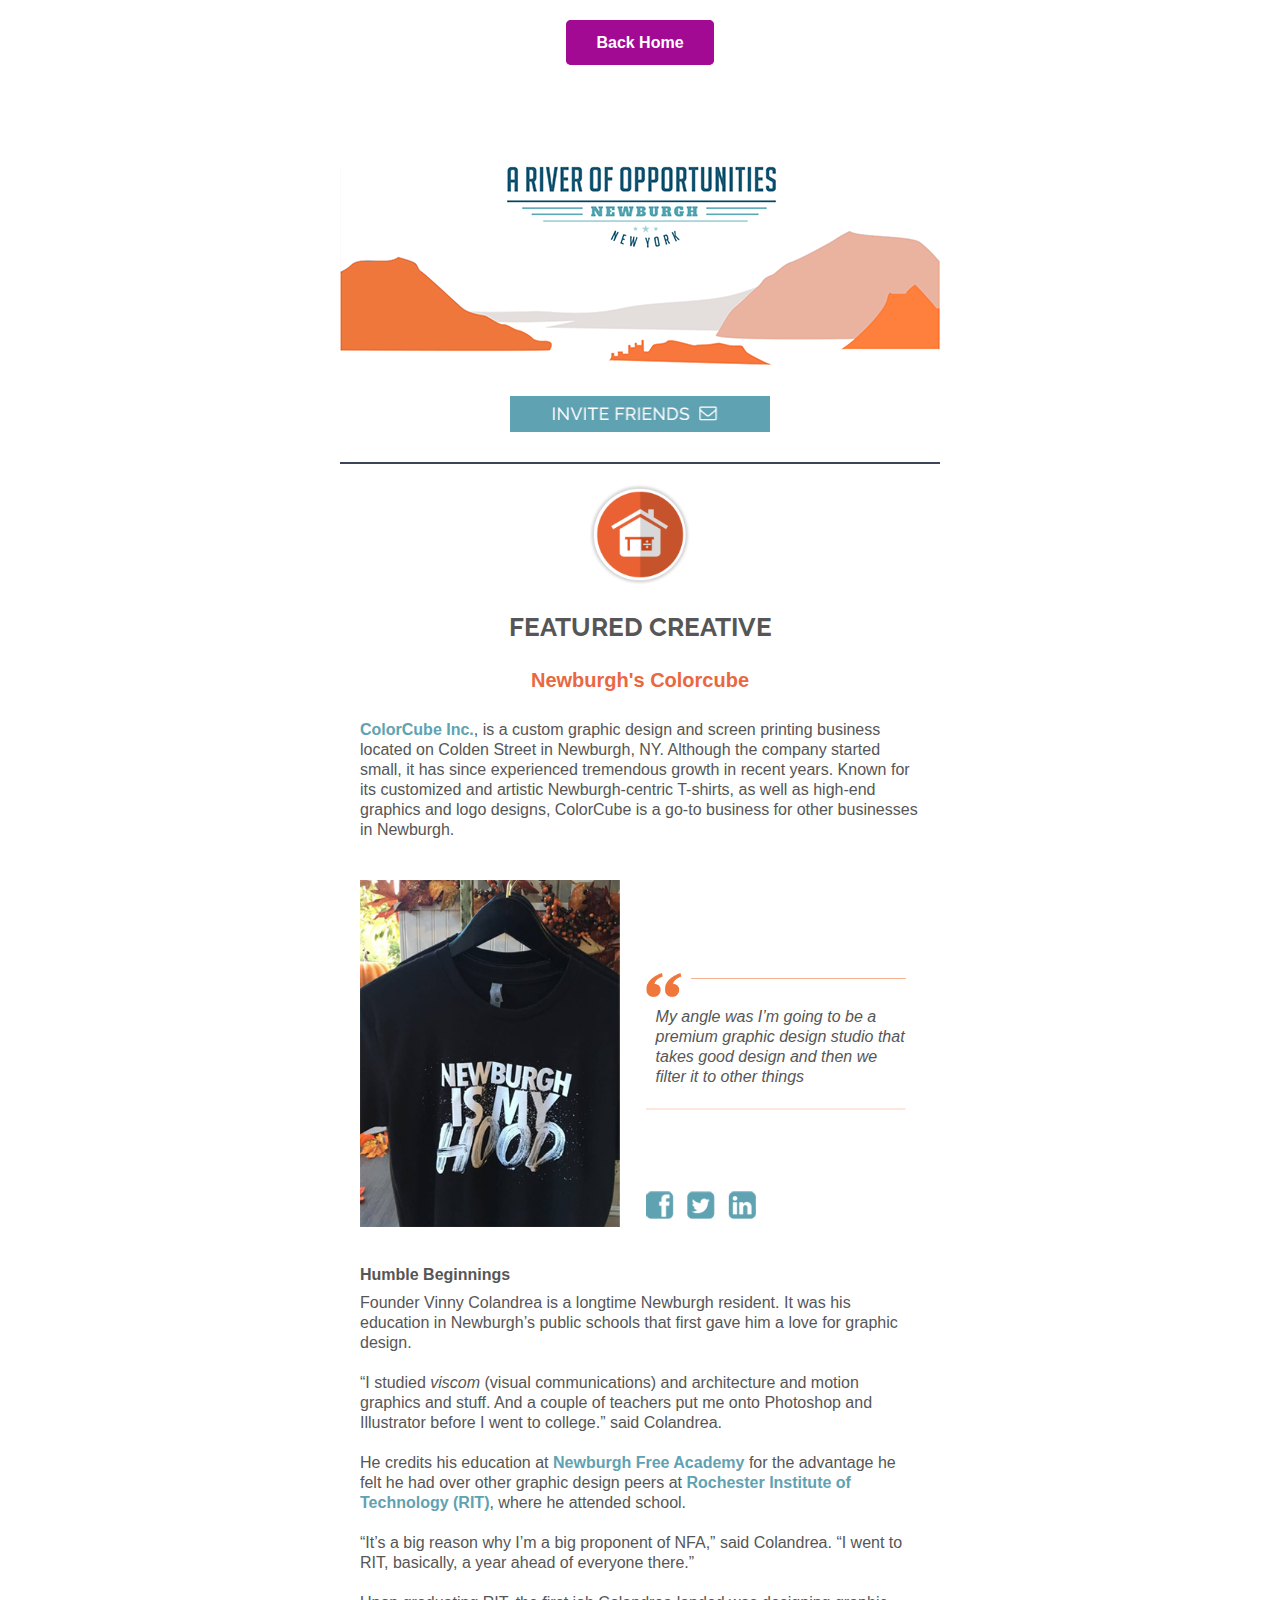
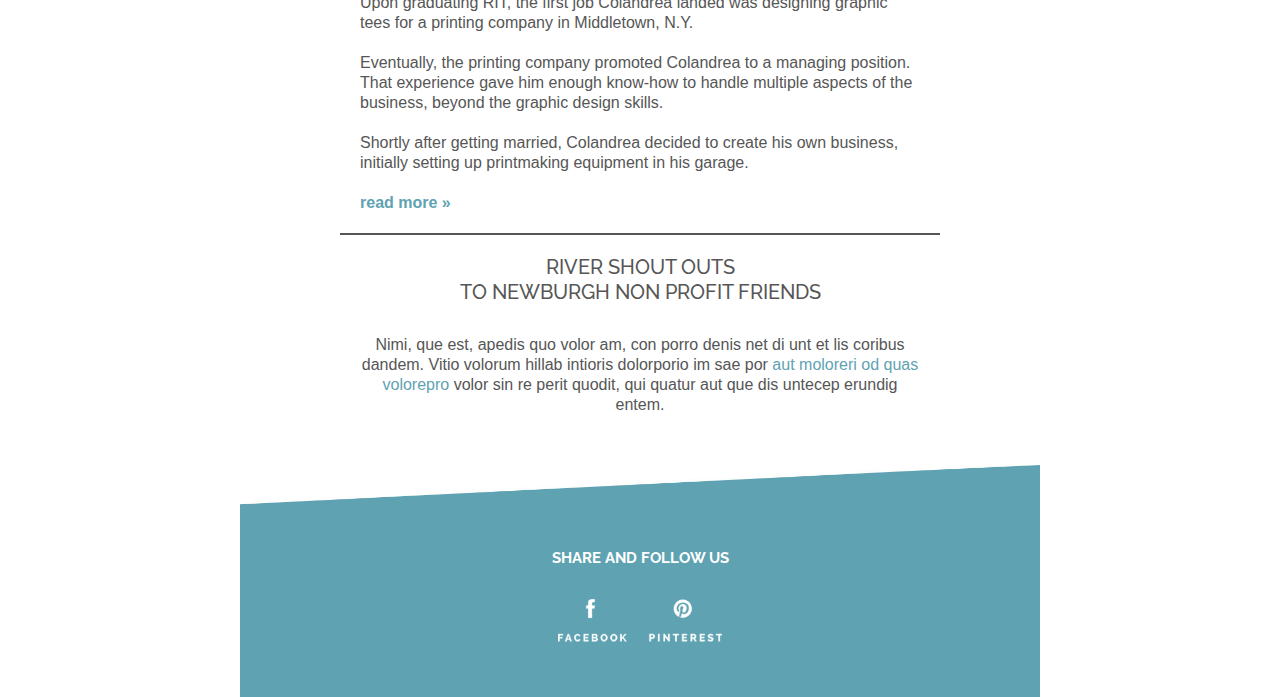
<file: emails/newsletter-featured-creative.html>
<!DOCTYPE html PUBLIC "-//W3C//DTD XHTML 1.0 Transitional//EN" "http://www.w3.org/TR/xhtml1/DTD/xhtml1-transitional.dtd">
<html lang="en" xmlns="http://www.w3.org/1999/xhtml" xmlns:v="urn:schemas-microsoft-com:vml" xmlns:o="urn:schemas-microsoft-com:office:office">
<head>
	<meta http-equiv="Content-Type" content="text/html; charset=utf-8">
	<meta name="viewport" content="width=device-width, initial-scale=1.0">
	<link href="https://fonts.googleapis.com/css?family=Raleway:400,500,600,700" rel="stylesheet">	
	<title>*|MC:SUBJECT|*</title>

		<!--[if gte mso 9]><xml>
	      <o:OfficeDocumentSettings>
		    <o:AllowPNG/>
		    <o:PixelsPerInch>96</o:PixelsPerInch>
		  </o:OfficeDocumentSettings>
		</xml><![endif]-->
<style type="text/css">
	html, body {margin: 0 !important; padding: 0 !important; width: 100% !important;}
	* {	-ms-text-size-adjust: 100%;	-webkit-text-size-adjust: 100%;}
	.ExternalClass {width: 100%;}
	div[style*="margin: 16px 0"] {margin: 0 !important;}
	#main {padding: 10px;}
	table, td {mso-table-lspace: 0pt !important; mso-table-rspace: 0pt !important;}
	table {border-spacing: 0 !important; border-collapse: collapse !important; table-layout: fixed !important; margin: 0 auto !important;}
	table table table {table-layout: auto;}
	img {outline:none; text-decoration:none; -ms-interpolation-mode: bicubic; border: 0; height:auto !important; max-width:100% !important; border-style: none;}
	.yshortcuts a {border-bottom: none !important;}
	a[x-apple-data-detectors] {color: inherit !important;}
  .button a {color: #ffffff !important;}
	.white {color: #ffffff !important;}
	.columnContent, .columnContentLeft, .columnContentRight {padding: 10px;}
  .columnContent a {color: #a30a93 !important;}
    /**
    * @tab Page
    * @section body content style
    */
	.bodyContent {
	padding: 20px;
	/*@editable*/ background-color: #ffffff;
	/*@editable*/ border-top: solid 0 #ffffff;
	/*@editable*/ border-bottom: solid 0 #ffffff;	
	/*@editable*/ text-align: left;
	}
    /**
    * @tab Page
    * @section body centered content style
    */
	.bodyContentCenter {
	padding: 20px; 
	/*@editable*/ background-color: #ffffff;
	/*@editable*/ border-top: solid 2px #565656;
	/*@editable*/ border-bottom: solid 0 #ffffff;	
	/*@editable*/ text-align: center;
	}
    /**
    * @tab Page
    * @section footer content style
    */
	.footerContentCenter {
	padding: 20px; 
	/*@editable*/ text-align: center; 
	}	
    /**
    * @tab Page
    * @section footer background style
    */
	.footer {
	/*@editable*/ background-color: #5fa2b2;	}	

    /**
    * @tab Page
    * @section heading 1
    */
    h1{
        /*@editable*/ color:#565656 !important;
        display:block;
        /*@editable*/ font-family:'Raleway',Calibri, Candara, Segoe, "Segoe UI", Optima, Arial, sans-serif;
        /*@editable*/ font-size:26px;
        /*@editable*/ font-style:normal;
		/*@editable*/ text-transform: uppercase;
        /*@editable*/ font-weight:700;
        /*@editable*/ line-height:100%;
        /*@editable*/ letter-spacing:normal;
        margin-top:30px;
        margin-right:0;
        margin-bottom:30px;
        margin-left:0;
        /*@editable*/ text-align:center;
    }
    /**
    * @tab Page
    * @section heading 2
    */
    h2{
        /*@editable*/ color:#ea6740 !important;
        display:block;
        /*@editable*/ font-family:Calibri, Candara, Segoe, "Segoe UI", Optima, Arial, sans-serif;
        /*@editable*/ font-size:20px;
        /*@editable*/ font-style:normal;
        /*@editable*/ font-weight:bold;
        /*@editable*/ line-height:100%;
        /*@editable*/ letter-spacing:normal;
        margin-top:30px;
        margin-right:0;
        margin-bottom:30px;
        margin-left:0;
        /*@editable*/ text-align:center;
    }
    /**
    * @tab Page
    * @section heading 3
    */
    h3{
        /*@editable*/ color:#565656 !important;
        display:block;
        /*@editable*/ font-family:Calibri, Candara, Segoe, "Segoe UI", Optima, Arial, sans-serif;
        /*@editable*/ font-size:16px;
        /*@editable*/ font-style:normal;
        /*@editable*/ font-weight:bold;
        /*@editable*/ line-height:100%;
        /*@editable*/ letter-spacing:normal;
        margin-top:0;
        margin-right:0;
        margin-bottom:10px;
        margin-left:0;
        /*@editable*/ text-align:left;
    }
    /**
    * @tab Page
    * @section heading 4
    */    
    h4{
        /*@editable*/ color:#565656 !important;
        display:block;
        /*@editable*/ font-family:'Raleway',Calibri, Candara, Segoe, "Segoe UI", Optima, Arial, sans-serif;
        /*@editable*/ font-size:20px;
        /*@editable*/ font-style:normal;
        /*@editable*/ font-weight:500;
        /*@editable*/ line-height:125%;
		/*@editable*/ text-transform:uppercase;		
        /*@editable*/ letter-spacing:normal;
        margin-top:0;
        margin-right:0;
        margin-bottom:10px;
        margin-left:0;
        /*@editable*/ text-align:center;
    }
    /**
    * @tab Page
    * @section heading 5
    */    
    h5{
        /*@editable*/ color:#FFFFFF !important;
        display:block;
        /*@editable*/ font-family:'Raleway',Calibri, Candara, Segoe, "Segoe UI", Optima, Arial, sans-serif;
        /*@editable*/ font-size:15px;
        /*@editable*/ font-style:normal;
        /*@editable*/ font-weight:700;
        /*@editable*/ line-height:125%;
		/*@editable*/ text-transform:uppercase;				
        /*@editable*/ letter-spacing:normal;
        margin-top:20px;
        margin-right:0;
        margin-bottom:0;
        margin-left:0;
        /*@editable*/ text-align:center;
    }
    /**
    * @tab Page
    * @section highlight
	* @style highlight
    */
	.highlight {
		/*@editable*/ color: #5fa2b2; /* blue */
		}
	/**
	@tab Page
	@section link styles
	@style link
	*/
		a{
			/*@editable*/ color:#5fa2b2 !important; /* blue */
			/*@editable*/ font-weight: 700 !important;
			text-decoration:none;
		}
	/**
	@tab Page
	@section link styles
	@style divider
	*/
		hr{
			/*@editable*/ border: solid 1px #3a4657;
		}
		
	/**
	@tab Page
	@section text styles
	@style text
	*/
		div,table,td,p,span{
		/*@editable*/ font-family:Calibri, Candara, Segoe, "Segoe UI", Optima, Arial, sans-serif;
		/*@editable*/ color: #565656; /* gray */
		/*@editable*/ font-size: 16px;
		/*@editable*/ line-height: 125%
		}

	/* Media Queries */
	@media only screen and (max-width: 600px) {
		.email-container, .full-width-image {width: 100% !important;}
		.fluid, .fluid-centered {max-width: 100% !important; height: auto !important; margin-left: auto !important; margin-right: auto !important;}
		.fluid-centered {margin-left: auto !important; margin-right: auto !important;}
		.stack-column, .stack-column-center {display: block !important; width: 100% !important; max-width: 100% !important; direction: ltr !important;}
		.stack-column-center {text-align: center !important;}
		.center-on-narrow {text-align: center !important; display: block !important; margin-left: auto !important; margin-right: auto !important; float: none !important;}
		table.center-on-narrow {display: inline-block !important;}
		.mobBottomBorder {border-bottom: 8px solid #5fa2b2 !important;}
		.hide {display: none;}
		.columnContentRight {padding: 20px 10px 10px;}
        .footerImage80{height:auto !important; max-width:80px !important;}
        .footerImage90{height:auto !important; max-width:90px !important;}
		div[class=extra]{white-space:wrap !important; word-wrap:break-word !important; word-break:break-all; width:100% !important;}		
	}
</style>
</head>
<body style="margin:0;padding:0;min-width:100%;background-color:#ffffff;">
	<table bgcolor="#ffffff" cellpadding="0" cellspacing="0" border="0" height="100%" width="100%" style="min-width: 100%;" role="presentation">
		<tr>
			<td>
			<center style="width: 100%;">

<!-- // Email Body -->
			<table align="center" width="600" class="email-container" cellpadding="0" cellspacing="0">
<!-- // Preheader -->
      <tr>
          <td>
           <table width="100%" border="0" align="left" cellpadding="0" cellspacing="0" class="fluid-centered">
              <tr>
                <td height="20" style="line-height:1px;font-size:1px;"> </td>
              </tr>      
      <!-- // Button -->
              <tr>
                <td valign="top" width="100%">
                  <table border="0" cellpadding="0" cellspacing="0" align="center">
                    <tr>
                      <td height="45" style="text-align: center; background-color:#a30a93;font-family: myriad-pro, sans-serif; border-radius:5px;" class="button">
                      <a href="../index.html#work" target="_parent" style="mso-padding-alt:10px;mso-line-height-rule:exactly;line-height:45px;padding: 0 30px;display:block;text-decoration:none;text-align:center;font-weight:600;font-size:16px;color:#ffffff;background-color:#a30a93;border-radius:5px;">Back Home</a>
                      </td>
                  </tr>
                </table>
              </td>
            </tr>
      <!-- Button // -->
              <tr>
                <td height="40" style="line-height:1px;font-size:1px;"> </td>
              </tr>      
            </table>
          </td>
      </tr>
<!-- Preheader // --> 			
<!-- // Hero Image -->
            <tr>
                <td class="full-width-image">
                <img src="images/river-of-opportunities.png" width="600" alt="A River of Opportunities - Newburgh - New York" border="0" align="center" style="width: 100%; max-width: 600px; height: auto; display: block" mc:edit="banner_image">
                </td>
              </tr>
<!-- Hero Image // --> 
			<tr>
				<td height="30" style="font-size: 1px; line-height: 1px"></td>
			</tr>
<!-- // Button -->
				<tr>
					<td align="center" valign="top">
						<a href="#trackinglink#" target="_blank"><img src="images/invite-friends.jpg" width="260" height="auto" alt="Invite Friends" border="0" class="fluid"></a>
					</td>
				</tr>
<!-- Button // -->
			<tr>
				<td height="30" style="font-size: 1px; line-height: 1px"></td>
			</tr>
			<tr>
				<td style="font-size: 1px; line-height: 1px"><hr></td>
			</tr>

<!-- // Featured Creative -->
			<tr><td><table mc:repeatable>			
            <tr>
				<td class="bodyContent">
				<table align="center" cellpadding="0" cellspacing="0" border="0">
					<tr>
                		<td align="center">
						<img src="images/home-icon.png" width="100" height="auto" alt="Featured Icon" border="0" class="fluid" mc:edit="featured_icon">
						</td>
					</tr>
					<tr>
						<td mc:edit="body_content01_1">
						<h1>Featured Creative</h1>
						<h2>Newburgh's Colorcube</h2>
						<a href="#trackinglink#" target="_blank">ColorCube Inc.</a>, is a custom graphic design and screen printing business located on Colden Street in Newburgh, NY. Although the company started small, it has since experienced tremendous growth in recent years. Known for its customized and artistic Newburgh-centric T-shirts, as well as high-end graphics and logo designs, ColorCube is a go-to business for other businesses in Newburgh.
						</td>
					</tr>
				</table>
				</td>
			</tr>
			</table></td></tr>
<!-- Featured Creative // --> 
<!-- // Two column image left -->
			<tr><td><table mc:repeatable>			
            <tr>
                <td align="center" valign="top" class="bodyContent">
                <table cellspacing="0" cellpadding="0" border="0" width="100%">
                    <tr>
                    	<td width="49%" class="stack-column-center">
                       	<table cellspacing="0" cellpadding="0" border="0" width="100%">
                        	<tr>
                        		<td style="text-align: left">
                        		<img src="images/featured-creative.jpg" width="260" height="auto" alt="T-Shirt" border="0" class="fluid center-on-narrow" mc:edit="product_image">
                        		</td>
							</tr>
                   		</table>
                   		</td>
						<td width="2%" class="hide"></td>
                    	<td width="49%" valign="middle" class="stack-column-center">
                       	<table cellspacing="0" cellpadding="0" border="0">
							<tr>
								<td height="70" style="line-height: 1px; font-size: 1px" class="hide"></td>
							</tr>
                        	<tr>
                        		<td style="padding: 20px 0 0; text-align: left">
                        		<img src="images/river-of-opportunities-quote.png" width="260" height="auto" alt="Quote" border="0" class="fluid">
                        		</td>
							</tr>
                        	<tr>
                        		<td class="columnContentRight" style="text-align: left;" mc:edit="product_quote"><em>My angle was I’m going to be a premium graphic design studio that takes good design and then we filter it to other things</em>
                        		</td>
							</tr>
                        	<tr>
                        		<td style="padding: 0; text-align: left">
                        		<img src="images/river-of-opportunities-quote-line.png" width="260" height="auto" alt="Quote" border="0" class="fluid">
                        		</td>
							</tr>
							<tr>
								<td height="70" style="line-height: 1px; font-size: 1px" class="hide"></td>
							</tr>
							<tr>
								<td valign="bottom" mc:edit="social_icons">
									<a href="#trackinglink#"><img src="images/river-of-opportunities-fb.png" alt="Facebook" style="max-width:28px;" /></a>&nbsp;&nbsp;
									<a href="#trackinglink#"><img src="images/river-of-opportunities-tw.png" alt="Twitter" style="max-width:28px;" /></a>&nbsp;&nbsp;
									<a href="#trackinglink#"><img src="images/river-of-opportunities-li.png" alt="LinkedIn" style="max-width:28px;" /></a>
								</td>
							</tr>
                   		</table>
						</td>
                 	</tr>
                  </table>
                  </td>
              </tr>
			 </table></td></tr>
<!-- Two Column image left // --> 
<!-- // 1 Column Text -->
			<tr><td><table mc:repeatable="content">			
            <tr>
				<td class="bodyContent">
				<table align="center" cellpadding="0" cellspacing="0" border="0">
					<tr>
						<td mc:edit="body_content02_1">
						<h3>Humble Beginnings</h3>
						Founder Vinny Colandrea is a longtime Newburgh resident. It was his education in Newburgh’s public schools that first gave him a love for graphic design.
						<br><br>
						“I studied <em>viscom</em> (visual communications) and architecture and motion graphics and stuff. And a couple of teachers put me onto Photoshop and Illustrator before I went to college.” said Colandrea.
						<br><br>
						He credits his education at <a href="#trackinglink#" target="_blank">Newburgh Free Academy</a> for the advantage he felt he had over other graphic design peers at <a href="#trackinglink#" target="_blank">Rochester Institute of Technology (RIT)</a>, where he attended school.
						<br><br>
						“It’s a big reason why I’m a big proponent of NFA,” said Colandrea. “I went to RIT, basically, a year ahead of everyone there.”
						<br><br>
						Upon graduating RIT, the first job Colandrea landed was designing graphic tees for a printing company in Middletown, N.Y.
						<br><br>
						Eventually, the printing company promoted Colandrea to a managing position. That experience gave him enough know-how to handle multiple aspects of the business, beyond the graphic design skills.
						<br><br>
						Shortly after getting married, Colandrea decided to create his own business, initially setting up printmaking equipment in his garage.
						<br><br>
						<a href="#trackinglink#" target="_blank">read more &raquo;</a>
						</td>
					</tr>
				</table>
				</td>
			</tr>
			</table></td></tr>
<!-- 1 Column Text // --> 
<!-- // 1 Column Text -->
			<tr><td><table mc:repeatable="content">			
            <tr>
				<td class="bodyContentCenter">
				<table align="center" cellpadding="0" cellspacing="0" border="0">
					<tr>
						<td align="center" mc:edit="body_content03_1">
						 <h4>RIVER SHOUT OUTS<br>TO NEWBURGH NON PROFIT FRIENDS</h4>
						 <br>
						 Nimi, que est, apedis quo volor am, con porro denis net di unt et lis coribus dandem. Vitio volorum hillab intioris dolorporio im sae por <span class="highlight">aut moloreri od quas volorepro</span> volor sin re perit quodit, qui quatur aut que dis untecep erundig entem.
						</td>
					</tr>
					<tr>
						<td height="30" style="font-size: 1px; line-height: 1px;"></td>
					</tr>
				</table>
				</td>
			</tr>
			</table></td></tr>
<!-- 1 Column Text // --> 
		</table>
<!-- Email Content // -->		
<!-- // Footer -->
		<table align="center" width="800" class="email-container" cellpadding="0" cellspacing="0">
			<tr>
				<td class="footer">
				<table align="center" width="800" class="email-container" cellpadding="0" cellspacing="0">
					<tr>
						<td align="center" valign="top">
							<img src="images/river-of-opportunities-footer.jpg" alt="Footer" style="display:block; outline: none; text-decoration: none; -ms-interpolation-mode: bicubic; max-width:800px; height:auto;" border="0" width="800" class="fluid">
						</td>
					</tr>
					<tr>
						<td class="footerContentCenter">
						<table align="center" cellpadding="0" cellspacing="0" border="0">
							<tr>
								<td><h5>SHARE AND FOLLOW US</h5></td>
							</tr>
							<tr>
								<td height="20" style="font-size: 1px; line-height: 1px;"></td>
							</tr>
							<tr>
								<td valign="top">
									<a href="#trackinglink#"><img src="images/river-of-opportunities-fb-footer.png" alt="Facebook" width="80" height="auto" class="footerImage80"></a>
									
									<a href="#trackinglink#"><img src="images/river-of-opportunities-pin-footer.png" alt="Pinterest" width="80" height="auto" class="footerImage80"></a>			
								</td>
                           </tr>
						   <tr>
						   	<td height="30px" style="font-size: 1px; line-height: 1px;"></td>
						   </tr>	
						</table>
						</td>
					</tr>
				</table>
				</td>
			</tr>
		</table>
<!-- Footer // --> 
		</center>
		</td>
		</tr>
	</table>
<!-- GMAIL APP FIX -->
<div class="extra" style="display:none; white-space:nowrap; font:15px courier; line-height:0;">
&nbsp; &nbsp; &nbsp; &nbsp; &nbsp; &nbsp; &nbsp; &nbsp; &nbsp; &nbsp; &nbsp; 
&nbsp; &nbsp; &nbsp; &nbsp; &nbsp; &nbsp; &nbsp; &nbsp; &nbsp; &nbsp; &nbsp; 
&nbsp; &nbsp; &nbsp; &nbsp; &nbsp; &nbsp; &nbsp; &nbsp;
</div>
</body>
</html>
</file>
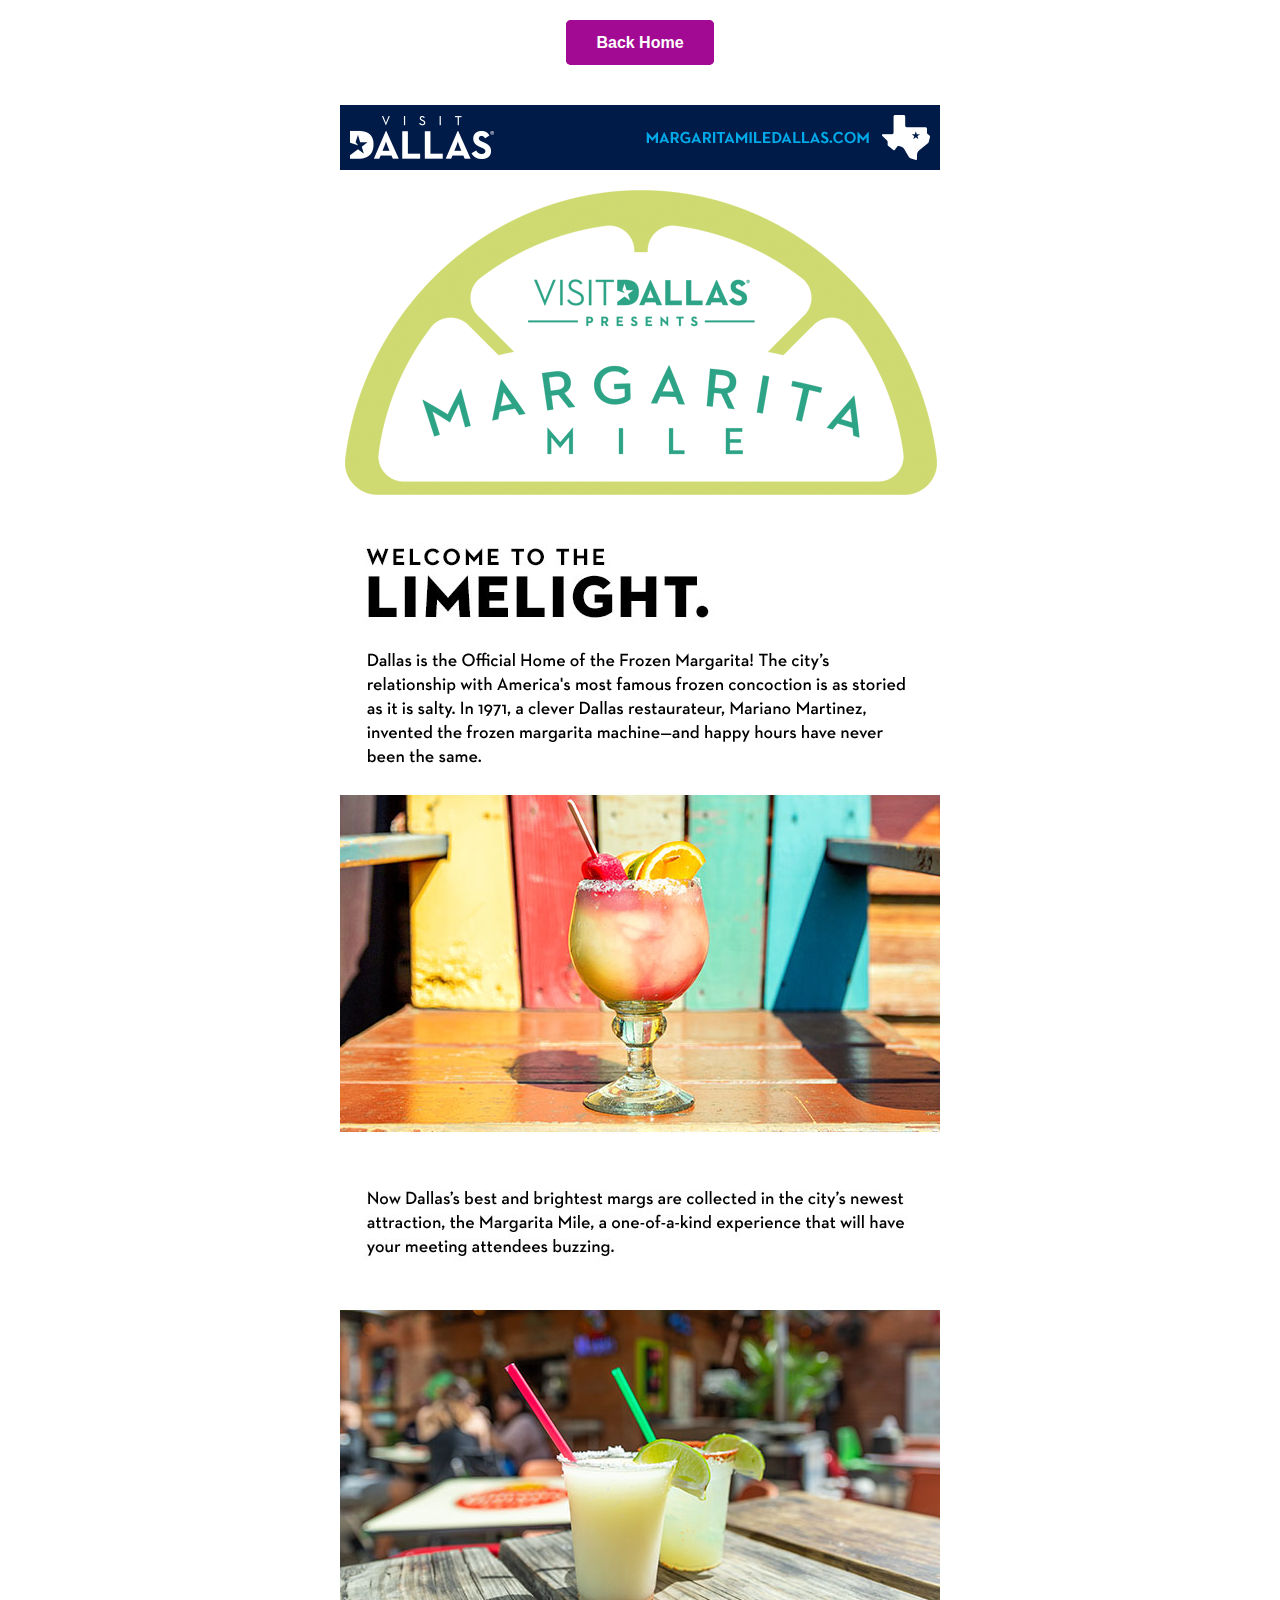
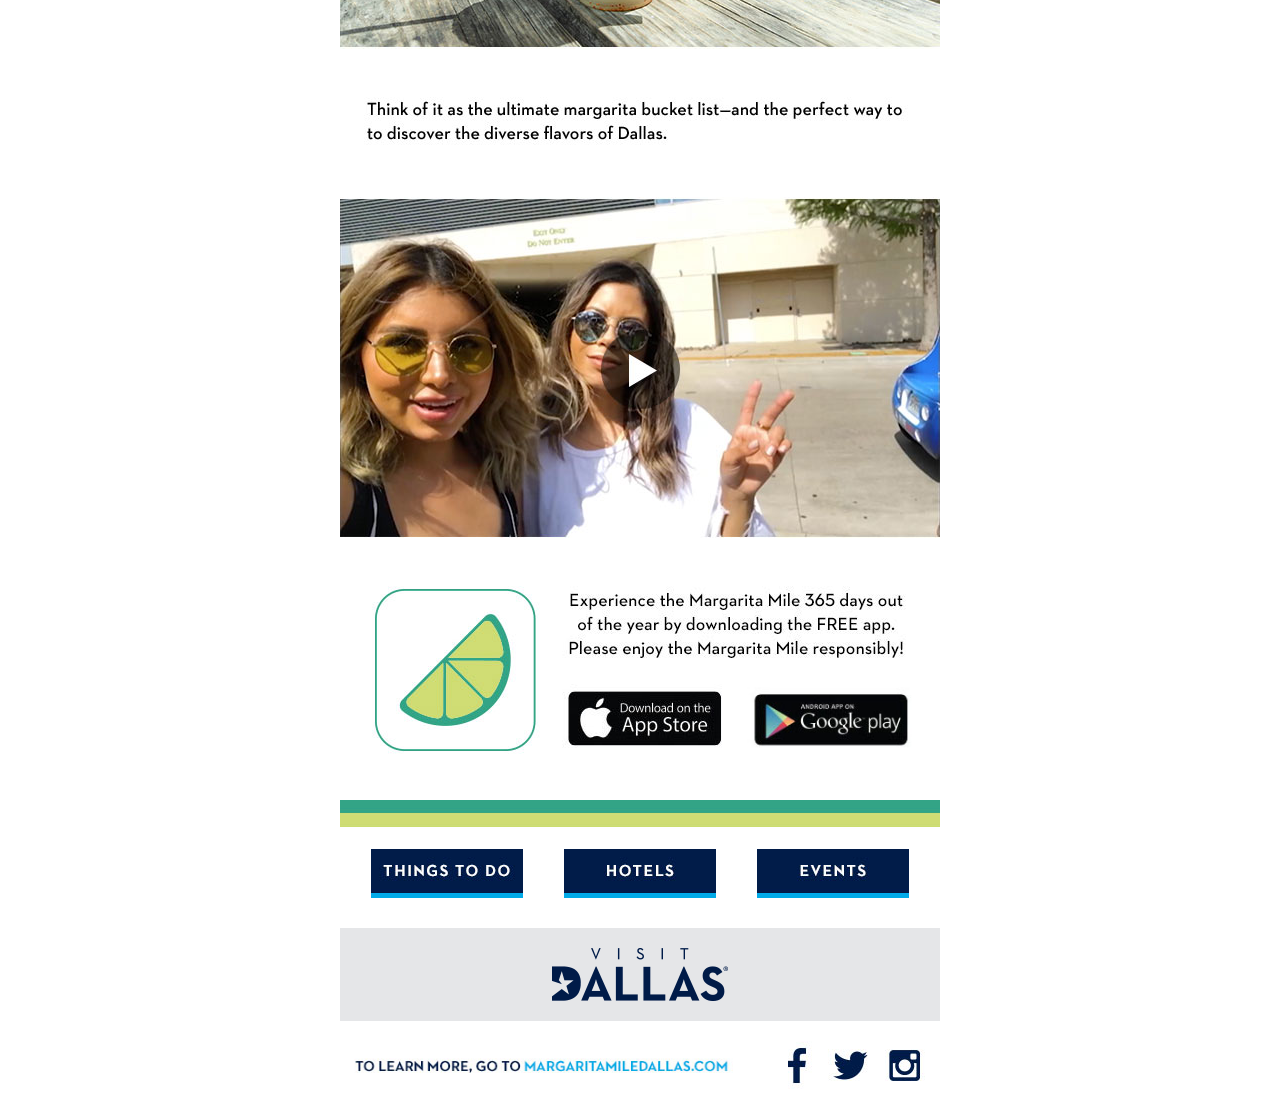
<file: emails/VD_Margarita_Mile.html>
<!DOCTYPE html PUBLIC "-//W3C//DTD XHTML 1.0 Transitional//EN" "http://www.w3.org/TR/xhtml1/DTD/xhtml1-transitional.dtd">
<html lang="en" xmlns="http://www.w3.org/1999/xhtml" xmlns:v="urn:schemas-microsoft-com:vml" xmlns:o="urn:schemas-microsoft-com:office:office">
	<head>
		<meta http-equiv="Content-Type" content="text/html; charset=utf-8">
		<meta name="viewport" content="width=device-width, initial-scale=1.0">
		<title>Margarita Mile Dallas</title>

		<!--[if gte mso 9]><xml>
	      <o:OfficeDocumentSettings>
		    <o:AllowPNG/>
		    <o:PixelsPerInch>96</o:PixelsPerInch>
		  </o:OfficeDocumentSettings>
		</xml><![endif]-->
<style type="text/css">
	html,  body {
	margin: 0 !important;
	padding: 0 !important;
	/*height: 100% !important;*/
	width: 100% !important;
}
* {
	-ms-text-size-adjust: 100%;
	-webkit-text-size-adjust: 100%;
}
.ExternalClass {
	width: 100%;
}
div[style*="margin: 16px 0"] {
	margin: 0 !important;
}
#main {padding: 10px;}
table, td {
	mso-table-lspace: 0pt !important;
	mso-table-rspace: 0pt !important;
}
table {
	border-spacing: 0 !important;
	border-collapse: collapse !important;
	table-layout: fixed !important;
	margin: 0 auto !important;
}
table table table {
	table-layout: auto;
}
img {
	outline:none; 
	text-decoration:none; 
	-ms-interpolation-mode: bicubic;
	border: 0; 
	height:auto !important;
        max-width:100% !important;
	border-style: none;
}
.yshortcuts a {
	border-bottom: none !important;
}
a[x-apple-data-detectors] {
	color: inherit !important;
}
hr {
	border: 1px;
	border-style: solid;
	border-color: #cccccc;
}
.button-td,
.button-a {
	transition: all 100ms ease-in;
}
.button-td:hover,
.button-a:hover {
	background: #555555 !important;
	border-color: #555555 !important;
}
 .video-wrapper {display:none;}
 @media (-webkit-min-device-pixel-ratio: 0) and (min-device-width:1024px) 
 {
  .video-wrapper { display:block!important; }
  .video-fallback { display:none!important; }
 }
  @supports (-webkit-overflow-scrolling:touch) and (color:#ffffffff) {
    div[class^=video-wrapper] { display:block!important; }
    div[class^=video-fallback] { display:none!important; }
  }
  #MessageViewBody .video-wrapper { display:block!important; }
  #MessageViewBody .video-fallback { display:none!important; }

/* Media Queries */
@media only screen and (max-width: 600px) {
	.email-container {
		width: 100% !important;
	}
	.fluid,
	.fluid-centered {
		max-width: 100% !important;
		height: auto !important;
		margin-left: auto !important;
		margin-right: auto !important;
	}
	.fluid-centered {
		margin-left: auto !important;
		margin-right: auto !important;
	}
	.stack-column,
	.stack-column-center {
		display: block !important;
		width: 100% !important;
		max-width: 100% !important;
		direction: ltr !important;
	}
	.stack-column-center {
		text-align: center !important;
	}
	.center-on-narrow {
		text-align: center !important;
		display: block !important;
		margin-left: auto !important;
		margin-right: auto !important;
		float: none !important;
	}
	table.center-on-narrow {
		display: inline-block !important;
	}
}
</style>
</head>
<body style="margin:0;padding:0;min-width:100%;background-color:#ffffff;">
<table bgcolor="#ffffff" cellpadding="0" cellspacing="0" border="0" height="100%" width="100%" style="min-width: 100%;" role="presentation">
<tr>
	<td>
	<center style="width: 100%;">
<!-- // Email Body -->
	<table align="center" width="600" class="email-container" cellpadding="0" cellspacing="0">
      <tr>
          <td>
           <table width="100%" border="0" align="left" cellpadding="0" cellspacing="0" class="fluid-centered">
              <tr>
                <td height="20" style="line-height:1px;font-size:1px;"> </td>
              </tr>      
      <!-- // Button -->
              <tr>
                <td valign="top" width="100%">
                  <table border="0" cellpadding="0" cellspacing="0" align="center">
                    <tr>
                      <td height="45" style="text-align: center; background-color:#a30a93;font-family: myriad-pro, sans-serif; border-radius:5px;" class="button">
                      <a href="../index.html#work" target="_parent" style="mso-padding-alt:10px;mso-line-height-rule:exactly;line-height:45px;padding: 0 30px;display:block;text-decoration:none;text-align:center;font-weight:600;font-size:16px;color:#ffffff;background-color:#a30a93;border-radius:5px;">Back Home</a>
                      </td>
                  </tr>
                </table>
              </td>
            </tr>
      <!-- Button // -->
              <tr>
                <td height="40" style="line-height:1px;font-size:1px;"> </td>
              </tr>      
            </table>
          </td>
      </tr>
    
<!-- // top banner -->	
		<tr>
			<td align="center" valign="top" style="border-bottom: solid 4px #ffffff">
			<table bgcolor="#001b48" cellspacing="0" cellpadding="0" border="0" width="100%">
				<tr>
					<td width="40%" style="padding: 10px;">
					<table cellspacing="0" cellpadding="0" border="0" align="left" class="center-on-narrow">
						<tr>
							<td>
							<a href="#trackinglink#" target="_blank"><img src="images/visit-dallas-logo-white.png" width="144" height="43" alt="Visit Dallas" border="0" class="fluid"></a>
							</td>
						</tr>
					</table>
					</td>
					<td width="60%" style="padding: 10px;">
					<table cellspacing="0" cellpadding="0" border="0" align="right" class="center-on-narrow">
						<tr>
							<td>
							<a href="#trackinglink#" target="_blank"><img src="images/margaritadallas-logo.png" width="284" height="45" alt="margaritamiledallas.com" border="0" class="fluid"></a>
							</td>
						</tr>
					</table>
					</td>
				</tr>
			  </table>
			  </td>
		  </tr>
<!-- top banner // -->	
			<tr>
				<td class="full-width-image">
				<a href="#trackinglink#" target="_blank"><img src="images/VD_Margarita_Mile_Eblast_1a.png" width="600" alt="Margarita Mile Dallas" border="0" align="center" style="width: 100%; max-width: 600px; height: 336; display: block"></a>
				</td>
			</tr>
			<tr>
				<td height="20" style="font-size: 1px; line-height: 1px"></td>
			</tr>
			<tr>
				<td class="full-width-image">
				<a href="#trackinglink#" target="_blank"><img src="images/VD_Margarita_Mile_Eblast_2a.png" width="600" alt="Margarita Mile Dallas" border="0" align="center" style="width: 100%; max-width: 600px; height: 386; display: block"></a>
				</td>
			</tr>
			<tr>
				<td class="full-width-image">
				<a href="#trackinglink#" target="_blank"><img src="images/VD_Margarita_Mile_Eblast_3.jpg" width="600" alt="Margarita Mile Dallas" border="0" align="center" style="width: 100%; max-width: 600px; height: 341; display: block"></a>
				</td>
			</tr>
			<tr>
				<td class="full-width-image">
				<a href="#trackinglink#" target="_blank"><img src="images/VD_Margarita_Mile_Eblast_4.jpg" width="600" alt="Margarita Mile Dallas" border="0" align="center" style="width: 100%; max-width: 600px; height: 172; display: block"></a>
				</td>
			</tr>
			<tr>
				<td class="full-width-image">
				<a href="#trackinglink#" target="_blank"><img src="images/VD_Margarita_Mile_Eblast_5.jpg" width="600" alt="Margarita Mile Dallas" border="0" align="center" style="width: 100%; max-width: 600px; height: 343; display: block"></a>
				</td>
			</tr>
			<tr>
				<td class="full-width-image">
				<a href="#trackinglink#" target="_blank"><img src="images/VD_Margarita_Mile_Eblast_6.jpg" width="600" alt="Margarita Mile Dallas" border="0" align="center" style="width: 100%; max-width: 600px; height: 148; display: block"></a>
				</td>
			</tr>
			<tr>
				<td class="full-width-image">
				<a href="#trackinglink#" target="_blank"><img src="images/VD_Margarita_Mile_Eblast_7.jpg" width="600" alt="Margarita Mile Dallas" border="0" align="center" style="width: 100%; max-width: 600px; height: 341; display: block"></a>
				</td>
			</tr>
			<tr>
				<td align="center" valign="top" width="100%">
				<table align="center" border="0" cellpadding="0" cellspacing="0" width="100%">
					<tr>
						<td width="35.66%">
						<table align="center" border="0" cellpadding="0" cellspacing="0" width="100%">
							<tr>
								<td>
								<img src="images/VD_Margarita_Mile_Eblast_9e.jpg"  width="214" height="262" alt="Margarita Mile Dallas" border="0">
								</td>
							</tr>
						</table>
						</td>
						<td width="64.33%">
						<table align="center" border="0" cellpadding="0" cellspacing="0" width="100%">
							<tr>
								<td>
								<img src="images/VD_Margarita_Mile_Eblast_9f.jpg"  width="386" height="138" alt="Margarita Mile Dallas" border="0">
								</td>
							</tr>
							<tr>
								<td>
								<table align="center" border="0" cellpadding="0" cellspacing="0" width="100%">
									<tr>
										<td>
										<a href="#trackinglink#" target="_blank"><img src="images/VD_Margarita_Mile_Eblast_9g.jpg"  width="179" height="124" alt="App Store" border="0"></a>
										</td>
										<td>
										<a href="#trackinglink#" target="_blank"><img src="images/VD_Margarita_Mile_Eblast_9h.jpg"  width="207" height="124" alt="Google play" border="0"></a>
										</td>
									</tr>
								</table>
								</td>
							</tr>
						</table>
						</td>
					</tr>
				</table>
				</td>
			</tr>
			<tr>
				<td class="full-width-image">
				<a href="#trackinglink#" target="_blank"><img src="images/VD_Margarita_Mile_Eblast_10.jpg" width="600" alt="Margarita Mile Dallas" border="0" align="center" style="width: 100%; max-width: 600px; height: 341; display: block"></a>
				</td>
			</tr>
<!-- // Buttons -->
				<tr>
					<td align="center" valign="top" style="padding: 10px 10px 20px">
					<table cellspacing="0" cellpadding="0" border="0" width="100%">
						<tr>
							<td valign="top" width="33.33%">
							<table cellspacing="0" cellpadding="0" border="0">
								<tr>
									<td style="padding: 10px; text-align: center">
									<a href="#trackinglink#" target="_blank"><img src="images/VD_Margarita_Mile_Eblast_11.jpg" width="152" height="49" alt="Things to Do" border="0" class="fluid"></a>
                     				</td>
								</tr>
							</table>
							</td>
							<td valign="top" width="33.33%">
							<table cellspacing="0" cellpadding="0" border="0">
								<tr>
									<td style="padding: 10px; text-align: center">
									<a href="#trackinglink#" target="_blank"><img src="images/VD_Margarita_Mile_Eblast_12.jpg" width="152" height="49" alt="Hotels" border="0" class="fluid"></a>
                     				</td>
								</tr>
							</table>
							</td>
							<td valign="top" width="33.33%">
							<table cellspacing="0" cellpadding="0" border="0">
								<tr>
									<td style="padding: 10px; text-align: center">
									<a href="#trackinglink#" target="_blank"><img src="images/VD_Margarita_Mile_Eblast_13.jpg" width="152" height="49" alt="Events" border="0" class="fluid"></a>
                     				</td>
								</tr>
							</table>
							</td>
						</tr>
					</table>
             		</td>
				</tr>
<!-- Buttons // --> 
            <tr>
                <td align="center" style="background-color: #e5e6e8; padding: 20px;">
                <a href="#trackinglink#" target="_blank"><img src="images/visit-dallas-logo.png" width="176" height="53" alt="Margarita Mile Dallas" border="0" align="center" class="fluid"></a>
                </td>
              </tr>
<!-- // bottom banner -->	
		<tr>
			<td align="center" style="padding-top: 20px">
			<table cellspacing="0" cellpadding="0" border="0" width="100%">
				<tr>
					<td width="66.66%">
					<table cellspacing="0" cellpadding="0" border="0" align="left" class="center-on-narrow">
						<tr>
							<td>
							<a href="#trackinglink#" target="_blank"><img src="images/VD_Margarita_Mile_Eblast_14a.jpg" width="440" height="60" alt="To learn more, go to margaritamiledallas.com" border="0" class="fluid"></a>
							</td>
						</tr>
					</table>
					</td>
					<td width="33.33%">
					<table cellspacing="0" cellpadding="0" border="0" align="right" class="center-on-narrow">
						<tr>
							<td>
							<a href="#trackinglink#" target="_blank"><img src="images/VD_Margarita_Mile_Eblast_14b.jpg" width="40" height="60" alt="facebook" border="0" class="fluid"></a>
							</td>
							<td>
							<a href="#trackinglink#" target="_blank"><img src="images/VD_Margarita_Mile_Eblast_14c.jpg" width="57" height="60" alt="twitter" border="0" class="fluid"></a>
							</td>
							<td>
							<a href="#trackinglink#" target="_blank"><img src="images/VD_Margarita_Mile_Eblast_14d.jpg" width="63" height="60" alt="instagram" border="0" class="fluid"></a>
							</td>
						</tr>
					</table>
					</td>
				</tr>
			  </table>
			  </td>
		  </tr>
<!-- bottom banner // -->	
			
		</table>	
<!-- // email body -->		
		</center>
		</td>
	</tr>
</table>
</body>
</html>
</file>
